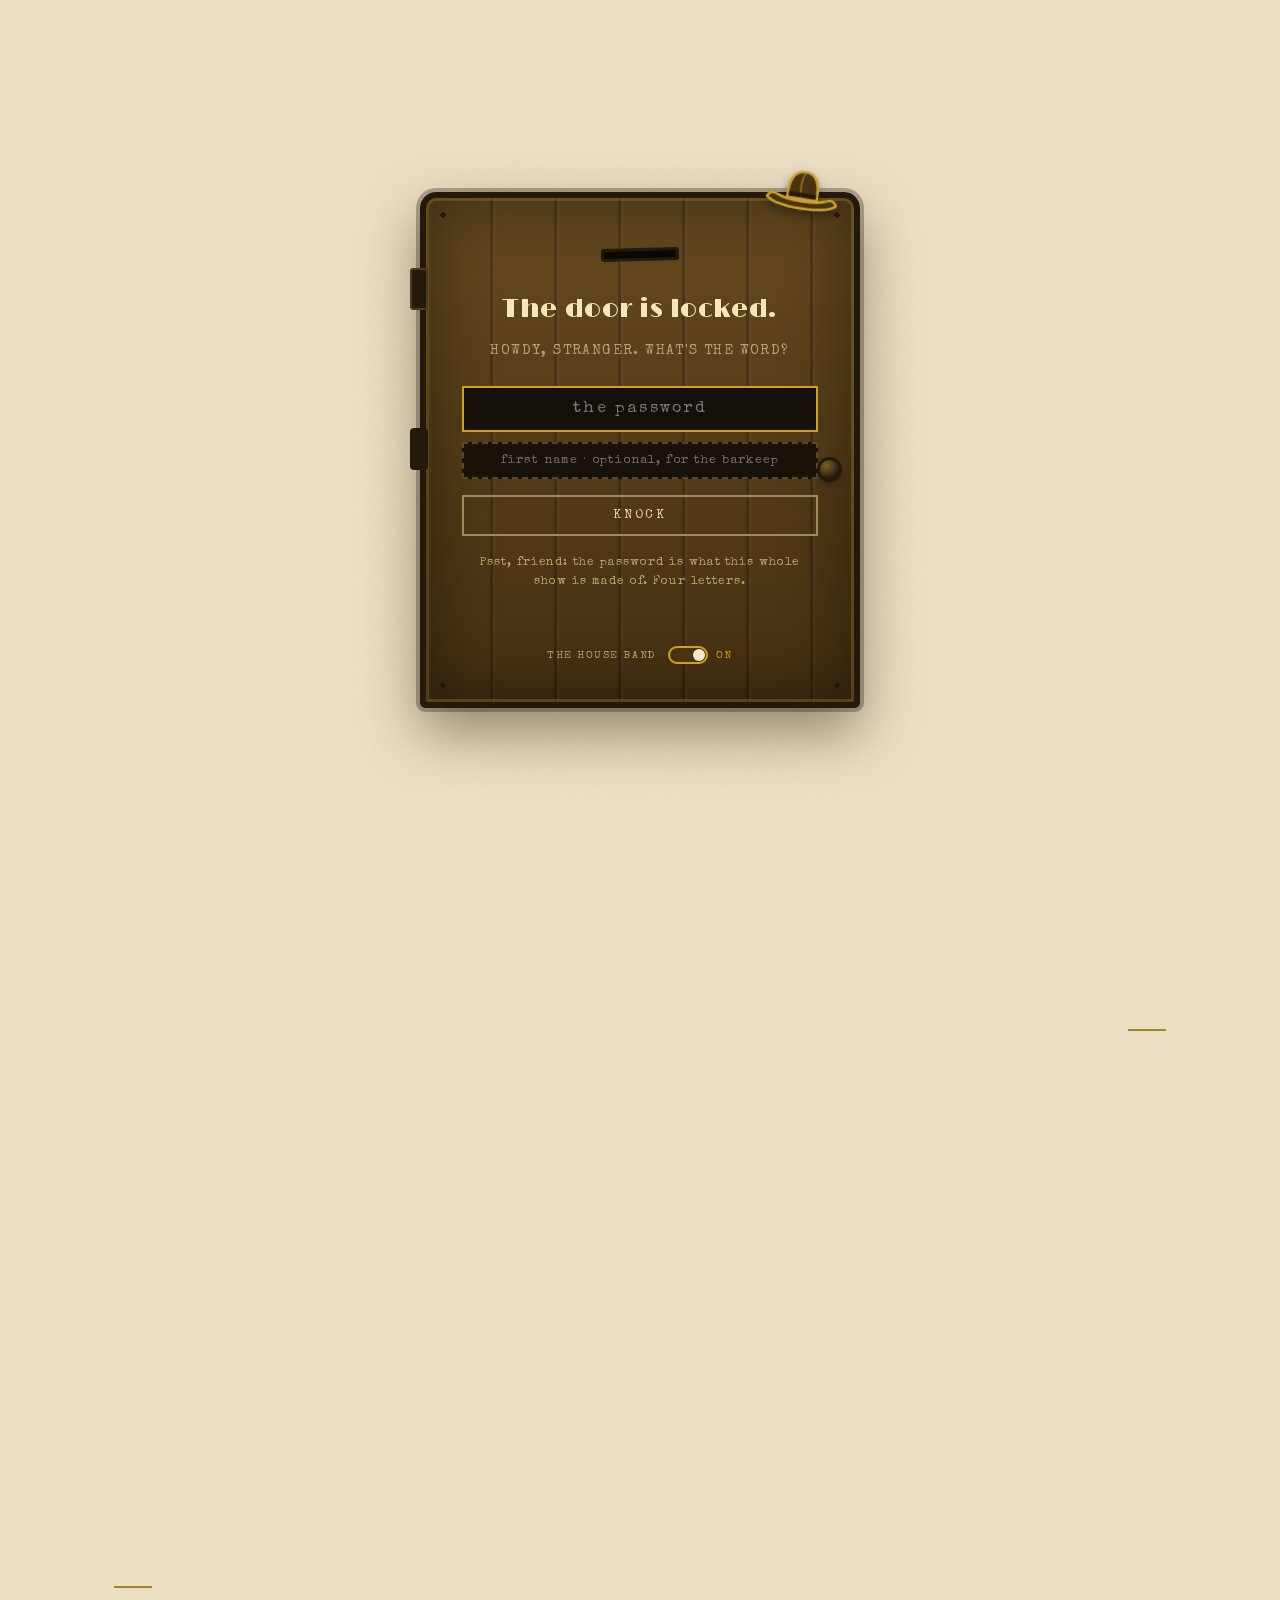
<file: index.html>
<!DOCTYPE html>
<html lang="en">
<head>
<meta charset="UTF-8">
<meta name="viewport" content="width=device-width, initial-scale=1.0">
<meta name="theme-color" content="#ece0c4">
<title>NOW SHOWING: TTB by the Numbers</title>
<meta name="description" content="Federal excise tax collections and regulated industry statistics from the Alcohol and Tobacco Tax and Trade Bureau (TTB), built entirely from TTB published data.">
<meta property="og:title" content="TTB by the Numbers">
<meta property="og:description" content="A prohibition-era picture show, with data. Federal excise taxes on alcohol, tobacco, firearms, and ammunition, told straight from TTB's published files.">
<meta property="og:type" content="website">
<meta property="og:image" content="https://juliettegudknecht-code.github.io/prohibition/og-image.png">
<meta property="og:image:width" content="1200">
<meta property="og:image:height" content="630">
<meta name="twitter:card" content="summary_large_image">
<link rel="icon" href="data:image/svg+xml,%3Csvg xmlns='http://www.w3.org/2000/svg' viewBox='0 0 64 64'%3E%3Crect width='64' height='64' fill='%2320180c'/%3E%3Crect x='4' y='4' width='56' height='56' fill='none' stroke='%23a3852e' stroke-width='2'/%3E%3Crect x='21' y='31' width='16' height='14' fill='%23a8842e'/%3E%3Crect x='18' y='22' width='22' height='26' fill='none' stroke='%23bf9c45' stroke-width='3'/%3E%3Cpath d='M40 28h4a6 6 0 0 1 6 6v6a6 6 0 0 1-6 6h-4' fill='none' stroke='%23bf9c45' stroke-width='3'/%3E%3Ccircle cx='20' cy='20' r='5' fill='%23f3e8cd'/%3E%3Ccircle cx='28' cy='17' r='6' fill='%23f3e8cd'/%3E%3Ccircle cx='35' cy='19' r='5' fill='%23f3e8cd'/%3E%3Ccircle cx='40' cy='22' r='4' fill='%23f3e8cd'/%3E%3C/svg%3E">
<link rel="apple-touch-icon" href="apple-touch-icon.png">
<script>
/* Speakeasy gate: lock the page before anything renders, unlock for the session.
   A light access gate, not real security (the page is fully client-side). */
(function(){ document.documentElement.className+=' locked'; })(); /* a speakeasy locks its door every time */
</script>
<style id="gateStyle">
  html.locked, html.locked body{ overflow:hidden !important; }
  html.locked body > *:not(#pwGate){ visibility:hidden !important; }
  #pwGate{ display:none; }
  html.locked #pwGate{
    display:flex; visibility:visible !important; position:fixed; inset:0; z-index:2147483647;
    align-items:center; justify-content:center; padding:24px; background:#ece0c4; text-align:center;
    background-image:url("data:image/svg+xml,%3Csvg xmlns='http://www.w3.org/2000/svg' width='300' height='300'%3E%3Cfilter id='n'%3E%3CfeTurbulence type='fractalNoise' baseFrequency='.8' numOctaves='2'/%3E%3C/filter%3E%3Crect width='300' height='300' filter='url(%23n)' opacity='.06'/%3E%3C/svg%3E");
  }
  html.locked #pwGate{ perspective:1000px; }
  #pwGate .door{
    width:min(440px,100%); padding:50px 36px 38px; position:relative;
    background:
      repeating-linear-gradient(90deg, rgba(0,0,0,.2) 0 3px, rgba(255,255,255,.03) 3px 5px, transparent 5px 64px),
      linear-gradient(#65491f, #452f13);
    border:6px solid #241a0b; border-radius:16px 16px 5px 5px;
    box-shadow:0 0 0 4px rgba(36,26,11,.3), inset 0 0 0 3px rgba(201,162,39,.25),
      inset 0 0 70px rgba(0,0,0,.45), 0 24px 55px rgba(60,45,20,.5);
    animation:doorIn .5s ease both;
  }
  #pwGate .door::before{
    content:""; position:absolute; left:-16px; top:70px; width:18px; height:42px;
    background:#241a0b; border-radius:4px;
    box-shadow:0 160px 0 #241a0b, inset 0 0 0 2px #4d3a1a;
  }
  #pwGate .door::after{
    content:""; position:absolute; right:15px; top:52%; width:19px; height:19px;
    border-radius:50%; background:radial-gradient(circle at 34% 30%, #7d6027, #241a0b 72%);
    box-shadow:0 0 0 3px #241a0b, 0 4px 6px rgba(0,0,0,.5);
  }
  #pwGate .nails{ position:absolute; inset:10px; pointer-events:none;
    background:
      radial-gradient(circle 4.5px at 7px 7px, #241a0b 62%, transparent 63%),
      radial-gradient(circle 4.5px at calc(100% - 7px) 7px, #241a0b 62%, transparent 63%),
      radial-gradient(circle 4.5px at 7px calc(100% - 7px), #241a0b 62%, transparent 63%),
      radial-gradient(circle 4.5px at calc(100% - 7px) calc(100% - 7px), #241a0b 62%, transparent 63%);
  }
  #pwGate .doorsign{
    position:absolute; top:-64px; left:50%; width:262px; margin-left:-131px;
    transform:rotate(-3.5deg);
    background:linear-gradient(#7d5c2c, #63471c); border:4px solid #241a0b; border-radius:8px;
    font-family:"Limelight",serif; font-size:17px; letter-spacing:.16em; text-transform:uppercase;
    color:#d9a83c; padding:8px 8px 9px; text-indent:.16em;
    box-shadow:0 8px 16px rgba(60,45,20,.4);
  }
  /* the old WELCOME, painted over: speakeasies are not welcoming */
  #pwGate .ds-no{
    display:block; position:relative; font-size:11px; letter-spacing:.34em; color:#8f7443;
  }
  #pwGate .ds-no::after{
    content:""; position:absolute; left:22%; right:22%; top:50%; height:2.5px;
    background:#a3271c; transform:rotate(-4deg); opacity:.85;
  }
  #pwGate .ds-yes{ display:block; margin-top:1px; }
  /* the knocking fist: appears at the door, raps twice, then the door opens */
  #pwGate .knocker{
    position:absolute; right:44px; top:44%; width:56px; height:auto;
    opacity:0; pointer-events:none; transform-origin:85% 85%;
    z-index:12; /* the rapping fist stays over the inputs and text, never behind them */
  }
  #pwGate.knocking .knocker{ animation:fistKnock .64s ease-in-out both; }
  @keyframes fistKnock{
    0%{ opacity:0; transform:translate(30px,-10px) rotate(18deg); }
    18%{ opacity:1; transform:translate(0,0) rotate(0deg); }
    30%{ transform:translate(22px,-7px) rotate(13deg); }
    48%{ transform:translate(0,0) rotate(0deg); }
    70%{ opacity:1; transform:translate(18px,-6px) rotate(10deg); }
    100%{ opacity:0; transform:translate(30px,-10px) rotate(18deg); }
  }
  #pwGate.knocking .door{ animation:doorRattle .64s ease-in-out; }
  @keyframes doorRattle{
    0%,12%,40%,62%,100%{ transform:translateX(0); }
    20%{ transform:translateX(-3px); }
    26%{ transform:translateX(2px); }
    50%{ transform:translateX(-3px); }
    56%{ transform:translateX(2px); }
  }
  @media (prefers-reduced-motion: reduce){
    #pwGate.knocking .knocker, #pwGate.knocking .door{ animation:none; }
  }
  #pwGate .doorsign::before, #pwGate .doorsign::after{
    content:""; position:absolute; top:-17px; width:4px; height:19px; background:#241a0b;
  }
  #pwGate .doorsign::before{ left:30px; transform:rotate(9deg); }
  #pwGate .doorsign::after{ right:30px; transform:rotate(-9deg); }
  /* the barkeep's hat, tossed onto the door corner, swaying with the draft */
  #pwGate .doorhat{
    position:absolute; top:-31px; right:8px; width:80px; height:auto;
    transform:rotate(9deg); transform-origin:50% 10%;
    filter:drop-shadow(0 4px 5px rgba(0,0,0,.35));
    animation:hatSway 5.5s ease-in-out infinite alternate;
  }
  @keyframes hatSway{ from{ transform:rotate(4deg); } to{ transform:rotate(13deg); } }
  @media (prefers-reduced-motion: reduce){
    #pwGate .doorhat{ animation:none; }
  }
  @keyframes doorIn{ from{ opacity:0; transform:translateY(12px); } to{ opacity:1; transform:none; } }
  #pwGate.opening .door{
    transform-origin:left center;
    animation:doorOpen .8s cubic-bezier(.5,.05,.7,.5) forwards;
  }
  #pwGate.opening{ animation:gateFade .5s ease .4s forwards; }
  @keyframes doorOpen{ to{ transform:rotateY(-82deg); opacity:.25; } }
  @keyframes gateFade{ to{ opacity:0; } }
  @media (prefers-reduced-motion: reduce){
    #pwGate .door, #pwGate.opening .door, #pwGate.opening{ animation:none; }
  }
  #pwGate .slot{
    width:78px; height:13px; margin:0 auto 26px; background:#0b0803;
    border:3px solid #241a0b; border-radius:3px; transform:rotate(-1.6deg);
  }
  #pwGate h2{
    margin:0 0 10px; font-family:"Limelight",serif; font-weight:400;
    font-size:27px; color:#f6e7b8; letter-spacing:.02em;
  }
  #pwGate .ask{
    font-family:"Special Elite","Courier New",monospace; font-size:14px; color:#b7a370;
    letter-spacing:.1em; text-transform:uppercase; margin:0 0 24px;
  }
  #pwGate input{
    width:100%; box-sizing:border-box; padding:13px 14px; font-size:16px; text-align:center;
    font-family:"Special Elite","Courier New",monospace; letter-spacing:.14em;
    background:#151009; border:2px solid #574a2c; color:#efe2bb; outline:none;
  }
  #pwGate input:focus{ border-color:#d4a017; }
  #pwGate button{
    margin-top:16px; width:100%; padding:12px; cursor:pointer;
    font-family:"Special Elite","Courier New",monospace; font-size:13px;
    letter-spacing:.22em; text-transform:uppercase;
    background:transparent; border:2px solid #9d8a5c; color:#e9d8ab;
  }
  #pwGate button:hover{ border-color:#d4a017; color:#d4a017; }
  #pwGate .hint{
    margin:18px 0 0; font-family:"Special Elite","Courier New",monospace;
    font-size:12px; letter-spacing:.08em; color:#b7a370;
  }
  #pwGate .msg{
    min-height:20px; margin-top:14px; font-family:"Special Elite","Courier New",monospace;
    font-size:12px; letter-spacing:.08em; color:#a3392a;
  }
  #pwGate.bad .door{ animation:doorShake .4s; }
  @keyframes doorShake{ 0%,100%{transform:translateX(0);} 20%{transform:translateX(-9px);} 40%{transform:translateX(8px);} 60%{transform:translateX(-6px);} 80%{transform:translateX(4px);} }
  #pwGate .gate-sound{
    display:flex; align-items:center; justify-content:center; gap:11px; margin-top:20px;
    font-family:"Special Elite","Courier New",monospace; font-size:11px; letter-spacing:.14em;
    text-transform:uppercase; color:#b7a370;
  }
  #pwGate .gs-switch{
    display:inline-flex; align-items:center; gap:8px; width:auto; margin:0; padding:0;
    background:transparent; border:none; cursor:pointer; color:#b7a370;
    font-family:inherit; font-size:11px; letter-spacing:.14em; text-transform:uppercase;
  }
  #pwGate .gs-track{
    position:relative; width:40px; height:18px; border-radius:10px; flex:none;
    background:#151009; border:2px solid #574a2c; transition:background .2s, border-color .2s;
  }
  #pwGate .gs-knob{
    position:absolute; top:1px; left:1px; width:12px; height:12px; border-radius:50%;
    background:#9d8a5c; transition:transform .22s cubic-bezier(.3,.7,.4,1.3), background .2s;
  }
  #pwGate .gs-switch:hover{ color:#d4a017; border:none; }
  #pwGate .gs-switch[aria-checked="true"] .gs-track{ background:#4a3312; border-color:#d4a017; }
  #pwGate .gs-switch[aria-checked="true"] .gs-knob{ transform:translateX(22px); background:#f3e8cd; }
  #pwGate .gs-switch[aria-checked="true"] .gs-state{ color:#d4a017; }
</style>
<link rel="stylesheet" href="styles.css?v=102">
</head>
<body>

<div id="pwGate">
  <div class="door">
    <svg class="doorhat" viewBox="0 0 76 50" aria-hidden="true">
      <path d="M24 31 C23 13 28 5 38 5 C48 5 53 13 52 31 Z" fill="#4a3312" stroke="#c9a227" stroke-width="2.5" stroke-linejoin="round"/>
      <path d="M38 6 C35 13 35 22 37 30" fill="none" stroke="#c9a227" stroke-width="1.6" opacity=".55"/>
      <path d="M25 27 h26" stroke="#241a0b" stroke-width="4"/>
      <path d="M5 33 C7 27 12 28 16 30 C26 34 50 34 60 30 C64 28 69 27 71 33 C60 42 16 42 5 33 Z" fill="#4a3312" stroke="#c9a227" stroke-width="2.5" stroke-linejoin="round"/>
    </svg>
    <span class="nails" aria-hidden="true"></span>
    <svg class="knocker" viewBox="0 0 64 56" aria-hidden="true">
      <g stroke="#241a0b" stroke-width="2.4" stroke-linejoin="round">
        <rect x="42" y="16" width="16" height="26" rx="3" fill="#4a3312"/>
        <path d="M10 24 q-3 6 0 12 q1 3 5 4 l24 3 q7 0 7 -6 l0 -14 q0 -6 -7 -6 l-24 3 q-4 1 -5 4 z" fill="#e8c87d"/>
        <path d="M10 24 q6 -2 10 0 M10 36 q6 2 10 0 M14 30 h8" fill="none" stroke-width="1.8" opacity=".55"/>
        <path d="M20 40 q10 5 18 2" fill="none" stroke-width="1.8" opacity=".55"/>
      </g>
    </svg>
    <div class="slot"></div>
    <h2 id="gateTitle">The door is locked.</h2>
    <p class="ask" id="gateAsk">Howdy, stranger. What's the word?</p>
    <form id="gateForm">
      <input id="gateInput" type="password" autocomplete="off" autocapitalize="off" spellcheck="false" aria-label="Password" placeholder="the password">
      <input id="nameOpt" type="text" maxlength="24" autocomplete="off" spellcheck="false" aria-label="First name, optional" placeholder="first name &middot; optional, for the barkeep">
      <button type="submit">Knock</button>
    </form>
    <p class="hint" id="gateHint">Psst, friend: the password is what this whole show is made of. Four letters.</p>
    <p class="msg" id="gateMsg"></p>
    <div class="gate-sound">
      <span class="gs-label">The house band</span>
      <button type="button" id="gateSoundBtn" class="gs-switch" role="switch" aria-checked="true" aria-label="Play music when you enter">
        <span class="gs-track"><span class="gs-knob"></span></span>
        <span class="gs-state">On</span>
      </button>
    </div>
  </div>
</div>
<script>
(function(){
  var pwForm=document.getElementById('gateForm'), pwInput=document.getElementById('gateInput'),
      nameOpt=document.getElementById('nameOpt'),
      gate=document.getElementById('pwGate'), msg=document.getElementById('gateMsg');
  if(!document.documentElement.classList.contains('locked')) return;
  var guest='';
  try{ nameOpt.value=sessionStorage.getItem('ttbName')||''; }catch(e){}
  pwInput.focus();

  /* the house-band switch: default ON now (she asked for the music back); off
     mutes both the record and the knock */
  var soundBtn=document.getElementById('gateSoundBtn'), soundOn=true;
  try{ var sv=sessionStorage.getItem('ttbSound'); soundOn=(sv===null)?true:(sv==='on'); }catch(e){}
  try{ sessionStorage.setItem('ttbSound', soundOn?'on':'off'); }catch(e){}
  function renderSound(){ if(!soundBtn) return; soundBtn.setAttribute('aria-checked',String(soundOn)); var st=soundBtn.querySelector('.gs-state'); if(st) st.textContent=soundOn?'On':'Off'; }
  renderSound();
  if(soundBtn) soundBtn.addEventListener('click',function(){ soundOn=!soundOn; try{ sessionStorage.setItem('ttbSound', soundOn?'on':'off'); }catch(e){} renderSound(); });

  /* two knuckle raps on old wood, only when the band is on */
  function knockSound(){
    if(!soundOn) return;
    try{
      var C=window.AudioContext||window.webkitAudioContext, ctx=new C();
      if(ctx.state==='suspended') ctx.resume();
      [0,0.26].forEach(function(off){
        var t=ctx.currentTime+0.02+off;
        var o=ctx.createOscillator(); o.type='sine';
        o.frequency.setValueAtTime(104,t); o.frequency.exponentialRampToValueAtTime(52,t+0.09);
        var g=ctx.createGain(); g.gain.setValueAtTime(0.5,t); g.gain.exponentialRampToValueAtTime(0.001,t+0.17);
        o.connect(g); g.connect(ctx.destination); o.start(t); o.stop(t+0.19);
      });
    }catch(e){}
  }

  function finishUnlock(){
    document.documentElement.classList.remove('locked');
    gate.classList.remove('opening','knocking');
    window.dispatchEvent(new Event('speakeasyUnlocked'));
  }
  function unlock(){
    try{ sessionStorage.setItem('ttbName', guest); }catch(e){}
    var reduce=false; try{ reduce=window.matchMedia('(prefers-reduced-motion: reduce)').matches; }catch(e){}
    if(reduce){ finishUnlock(); return; }
    /* knock first, like decent folk, then the door swings open */
    gate.classList.add('knocking');
    knockSound();
    setTimeout(function(){ gate.classList.add('opening'); }, 660);
    setTimeout(finishUnlock, 1500);
  }
  pwForm.addEventListener('submit', function(ev){
    ev.preventDefault();
    if(gate.classList.contains('knocking')) return;
    if(pwInput.value.trim().toLowerCase()==='data'){
      guest=(nameOpt.value||'').trim().slice(0,24);
      unlock();
    } else {
      gate.classList.remove('bad'); void gate.offsetWidth; gate.classList.add('bad');
      msg.textContent='That is not it. Read the whisper below and try again.';
      pwInput.select();
    }
  });
})();
</script>

<!-- ============ the picture show ============ -->
<div id="intro" aria-hidden="true">
  <div class="grain"></div>
  <div class="scratches"></div>
  <div class="vignette"></div>
  <svg class="tumbleweed" viewBox="0 0 60 60" fill="none" stroke="currentColor" stroke-linecap="round" aria-hidden="true">
    <path d="M31 7 C22 6 12 13 9 22 C6 32 10 44 19 49 C27 54 40 53 47 46 C53 40 55 30 51 21 C47 12 39 8 31 7" stroke-width=".7" opacity=".3"/>
    <path d="M29 31 C24 25 24 17 29 9 M29 31 C34 27 42 26 50 29 M29 31 C32 38 30 46 24 51 M29 31 C23 34 15 33 9 28 M29 31 C24 27 21 20 24 12 M29 31 C36 32 42 38 43 46 M29 31 C26 37 19 42 11 42 M29 31 C35 26 40 20 40 12 M29 31 C33 30 39 24 46 17 M29 31 C22 30 16 24 14 16" stroke-width=".9"/>
    <path d="M29 9l-4-3 M29 9l4-4 M50 29l5-4 M50 29l4 3 M24 51l-5 3 M24 51l2 5 M9 28l-5-3 M9 28l-4 4 M24 12l-4-4 M43 46l5 3 M43 46l3 5 M11 42l-5 3 M40 12l2-6 M46 17l5-3 M14 16l-3-5" stroke-width=".75" opacity=".85"/>
    <path d="M25 20c3 3 7 4 11 2 M20 35c4 4 10 4 15 0 M33 41c4-2 6-5 7-9 M22 26c2 4 6 6 10 6 M35 22c-1 4-4 7-8 8 M27 14c-2 3-2 7 0 10 M38 30c2 3 2 7-1 10 M17 22c0 4 2 8 6 10" stroke-width=".6" opacity=".5"/>
  </svg>

  <button id="introSkip" type="button">Skip the reel &#187;</button>

  <div class="scene" data-scene="0" data-screen-label="Reel leader">
    <div class="leader-wrap">
      <div class="leader">
        <span class="sweep"></span>
        <span id="leaderNum" class="l-num">3</span>
      </div>
      <p class="leader-cap">The picture show is about to begin</p>
    </div>
  </div>

  <div class="scene" data-scene="1" data-screen-label="Howdy card">
    <div class="card">
      <div class="deco">&#9670; &middot; &#9670; &middot; &#9670;</div>
      <p class="typed" data-type="Howdy. This is the story of taxes, taverns, and the bureau that kept the books."></p>
      <p class="sub">A true story, from the bureau's own books</p>
    </div>
  </div>

  <div class="scene" data-scene="2" data-screen-label="The dry years">
    <div class="card">
      <div class="deco">&#9670; &middot; &#9670; &middot; &#9670;</div>
      <p class="typed" data-type="In 1920, the country goes dry."></p>
      <div class="era-row">
        <div class="era">
          <span class="stamp s-red">Prohibited<small>jan 17, 1920</small></span>
          <p class="typed" data-type="Treasury agents run enforcement. The TTB is still 83 years away."></p>
        </div>
        <div class="era-arrow" aria-hidden="true">
          <svg viewBox="0 0 58 24" fill="none" stroke="currentColor" stroke-width="2.5" stroke-linecap="round" stroke-linejoin="round">
            <path class="ea-line" d="M3 12h44"/>
            <path class="ea-head" d="M40 4l12 8-12 8"/>
          </svg>
        </div>
        <div class="era">
          <span class="stamp green s-green">Repealed<small>dec 5, 1933</small></span>
          <p class="typed" data-type="The taps reopen, and the job moves from the Alcohol Tax Unit to ATF, and finally to today's TTB."></p>
        </div>
      </div>
    </div>
  </div>

  <div class="scene" data-scene="rs">
    <div class="card roadcard">
      <svg viewBox="0 0 640 460" preserveAspectRatio="xMidYMid meet" role="img" aria-label="A two-lane road at dusk runs up to a green enamel roadside sign on two posts, the low sun setting behind it. The sign reads: You are now entering The Prohibition Era. Saloons shut, stills smashed, not a drop poured, by order of the law. Then it cracks and breaks in two, and behind it the outlaws have painted: Not here, partner. The back door's open, come on in.">
        <defs>
          <clipPath id="rsSunClip"><rect x="0" y="0" width="640" height="250"/></clipPath>
          <clipPath id="rsTop"><path d="M150 64 H556 V145 L500 151 L455 142 L410 153 L366 140 L322 154 L278 141 L233 152 L195 139 L150 147 Z"/></clipPath>
          <clipPath id="rsBot"><path d="M150 147 L195 139 L233 152 L278 141 L322 154 L366 140 L410 153 L455 142 L500 151 L556 145 V232 H150 Z"/></clipPath>
          <g id="rsPanel">
            <rect x="150" y="70" width="406" height="156" rx="10" fill="#3c5142"/>
            <path d="M548 74 v148 a8 8 0 0 1 -8 4 h-2 v-156 h2 a8 8 0 0 1 8 4 z" fill="#2f4034" opacity=".8"/>
            <rect x="150" y="70" width="406" height="6" rx="3" fill="#4a5f50" opacity=".7"/>
            <path d="M164 83 Q360 80 542 83 Q545 154 542 213 Q360 216 164 213 Q161 148 164 83 Z" fill="none" stroke="#ece0c4" stroke-width="2" opacity=".82"/>
            <path d="M150 80 q10 -6 16 2 q-9 1 -16 8 z" fill="#6d5636"/>
            <path d="M556 214 q-9 7 -18 3 q8 -3 12 -12 z" fill="#6d5636"/>
            <circle cx="169" cy="89" r="3" fill="#d9cfa9"/>
            <circle cx="537" cy="89" r="3" fill="#d9cfa9"/>
            <circle cx="169" cy="207" r="3" fill="#d9cfa9"/>
            <circle cx="537" cy="207" r="3" fill="#d9cfa9"/>
            <text x="353" y="107" text-anchor="middle" style="font-family:var(--type)" font-size="13" letter-spacing="3" fill="#ece0c4">YOU ARE NOW ENTERING</text>
            <text x="353" y="150" text-anchor="middle" style="font-family:var(--marquee)" font-size="27" textLength="366" lengthAdjust="spacingAndGlyphs" fill="#e9c96a">THE PROHIBITION ERA</text>
            <line x1="206" y1="167" x2="500" y2="167" stroke="#ece0c4" stroke-width="1" opacity=".5"/>
            <text x="353" y="187" text-anchor="middle" style="font-family:var(--type)" font-size="11.5" fill="#e0d0a4">saloons shut &#183; stills smashed</text>
            <text x="353" y="204" text-anchor="middle" style="font-family:var(--type)" font-size="11.5" fill="#e0d0a4">not a drop poured &#183; by order of the law</text>
          </g>
        </defs>

        <!-- sky: four flat screenprint bands -->
        <rect x="0" y="0" width="640" height="96" fill="#2f3d47"/>
        <rect x="0" y="96" width="640" height="72" fill="#6a5f57"/>
        <rect x="0" y="168" width="640" height="56" fill="#b6894e"/>
        <rect x="0" y="224" width="640" height="26" fill="#d7a252"/>

        <!-- low sun, upper half only, so the sign eclipses it -->
        <g clip-path="url(#rsSunClip)">
          <circle cx="516" cy="250" r="52" fill="#c9a24f"/>
          <circle cx="516" cy="250" r="52" fill="none" stroke="#ece0c4" stroke-width="1.5" opacity=".3"/>
        </g>

        <!-- ground -->
        <rect x="0" y="250" width="640" height="210" fill="#ac9059"/>
        <line x1="0" y1="250" x2="640" y2="250" stroke="#8a7647" stroke-width="1.5"/>
        <rect x="0" y="410" width="640" height="50" fill="#6d5636"/>

        <!-- one long raking dusk shadow thrown left of the sign -->
        <path d="M228 330 L486 330 L372 452 L108 452 Z" fill="#241a0b" opacity=".22"/>

        <!-- the road: a straight two-lane running dead under the sign, converging
             to a single point on the horizon so it reads as distance, not a dead end -->
        <path d="M200 460 L353 250 L506 460 Z" fill="#3a352f"/>
        <!-- center dashes drawn one by one, each tapered toward the vanishing point -->
        <g fill="#efe2bb" opacity=".82">
          <path d="M349.7 448 L356.3 448 L355.9 421 L350.1 421 Z"/>
          <path d="M350.4 404 L355.6 404 L355.2 381 L350.8 381 Z"/>
          <path d="M351.1 367 L354.9 367 L354.6 348 L351.4 348 Z"/>
          <path d="M351.6 336 L354.4 336 L354.2 322 L351.8 322 Z"/>
          <path d="M352 312 L354 312 L353.9 302 L352.1 302 Z"/>
          <path d="M352.3 294 L353.7 294 L353.6 287 L352.4 287 Z"/>
          <path d="M352.55 281 L353.45 281 L353.4 276 L352.6 276 Z"/>
        </g>

        <!-- posts -->
        <ellipse cx="231" cy="333" rx="13" ry="3.5" fill="#241a0b" opacity=".3"/>
        <ellipse cx="477" cy="333" rx="13" ry="3.5" fill="#241a0b" opacity=".3"/>
        <rect x="224" y="224" width="14" height="109" fill="#452f13"/>
        <rect x="224" y="224" width="3.5" height="109" fill="#65491f"/>
        <rect x="470" y="224" width="14" height="109" fill="#452f13"/>
        <rect x="470" y="224" width="3.5" height="109" fill="#65491f"/>

        <!-- the outlaws' reply, painted behind the sign, revealed by the break -->
        <g class="rs-rebel">
          <text class="rs-reply" x="353" y="145" text-anchor="middle" transform="rotate(-3 353 145)" style="font-family:var(--marquee)" font-size="30" textLength="292" lengthAdjust="spacingAndGlyphs" fill="#5e0c02">Not here, partner</text>
          <text class="rs-sub" x="353" y="168" text-anchor="middle" style="font-family:var(--type)" font-size="11" letter-spacing="1.5" fill="#7a1005">the back door&#39;s open &#183; come on in</text>
        </g>

        <!-- the sign, in two pieces that snap apart along a jagged crack -->
        <g class="rs-piece rs-top">
          <g clip-path="url(#rsTop)"><use href="#rsPanel"/></g>
          <path class="rs-tear" d="M150 147 L195 139 L233 152 L278 141 L322 154 L366 140 L410 153 L455 142 L500 151 L556 145" fill="none" stroke="#d9cfa9" stroke-width="1.6" opacity="0"/>
        </g>
        <g class="rs-piece rs-bot">
          <g clip-path="url(#rsBot)"><use href="#rsPanel"/></g>
          <path class="rs-tear" d="M150 147 L195 139 L233 152 L278 141 L322 154 L366 140 L410 153 L455 142 L500 151 L556 145" fill="none" stroke="#25332b" stroke-width="1.6" opacity="0"/>
        </g>
      </svg>
    </div>
  </div>
</div>

<header class="site-header">
  <div class="wrap">
    <a class="brand" href="#top">
      <svg class="brand-glyph" width="26" height="26" viewBox="0 0 24 24" fill="none" stroke="currentColor" stroke-width="1.6" stroke-linecap="round" aria-hidden="true"><path d="M6 4h9v16H6zM15 8h3a2 2 0 0 1 2 2v4a2 2 0 0 1-2 2h-3"/><path d="M6 8h9" opacity=".6"/><path d="M8.5 11v6M11 11v6" opacity=".35"/></svg>
      <span class="brand-text">
        <span class="mark">TTB by the Numbers</span>
        <span class="tag">A prohibition-era picture show, with data</span>
      </span>
    </a>
    <div class="head-deco" aria-hidden="true">&#9670; &middot; &#9670; &middot; &#9670;</div>
    <button id="helpOpen" type="button" aria-haspopup="dialog" aria-controls="helpModal">
      <svg class="hlp-ico" viewBox="0 0 24 24" fill="none" stroke="currentColor" stroke-width="1.8" aria-hidden="true"><circle cx="12" cy="12" r="9"/><path d="M9.3 9.2a2.7 2.7 0 0 1 5.3 .9c0 1.9-2.6 2.1-2.6 3.9" stroke-linecap="round"/><circle cx="12" cy="17.3" r="1" fill="currentColor" stroke="none"/></svg>
      How to use this page
    </button>
  </div>
</header>

<main id="top">

  <section class="hero" id="heroSec">
    <div class="wrap">
      <div class="poster">
        <div class="deco-top">&#9670; &middot; &#9670; &middot; &#9670;</div>
        <div class="kick tw" data-type="The federal government's ledger of alcohol and tobacco, FY 2015 to FY 2025"></div>
        <div class="big-number"><span data-countup="20.6" data-decimals="1" data-prefix="$">0</span><span class="unit"> billion</span></div>
        <h1>Fiscal year 2025's take in alcohol, tobacco, firearms, and ammunition excise taxes.</h1>
        <p class="hero-why">Built from public data published by the Alcohol and Tobacco Tax and Trade Bureau (TTB), the Treasury bureau that collects these taxes and regulates the industries that pay them. One page that shows how I work with public data. Sources are named, discrepancies are explained, and redactions are left visible rather than guessed.</p>
        <details class="house-rules">
          <summary class="hr-title"><span aria-hidden="true">&#9733;</span> House Rules <span aria-hidden="true">&#9733;</span></summary>
          <p>Every figure rides in from TTB's own published files, and every chart names its source. No exceptions, partner.</p>
          <p>A named TTB release stands behind every chart: open "Here's the ledger" under any figure for the table, the units, and the source. Files pulled July 2026.</p>
        </details>
        <button id="shortPour" type="button"><span class="sp-ask">Here on business?</span> Start here &middot; the one-minute briefing</button>
        <div class="hero-ticker">
          <div class="t">
            <div class="n"><span data-countup="56" data-prefix="$">0</span><small>M/day</small></div>
            <div class="l">average daily collections, FY 2025</div>
          </div>
          <div class="t">
            <div class="n"><span data-countup="38">0</span><small>%</small></div>
            <div class="l">drop in tobacco tax revenue since FY 2015</div>
          </div>
          <div class="t">
            <div class="n"><span data-countup="4.3" data-decimals="1">0</span><small>B gal</small></div>
            <div class="l">of beer taxed in 2025</div>
          </div>
          <div class="t">
            <div class="n"><span data-countup="83849" data-comma="1">0</span></div>
            <div class="l">active alcohol permits, July 2026</div>
          </div>
        </div>
      </div>
    </div>
  </section>

  <section class="section" id="ontap">
    <svg class="wm" viewBox="0 0 24 24" fill="none" stroke="currentColor" stroke-width="0.55" stroke-linecap="round" stroke-linejoin="round" aria-hidden="true">
      <path d="M3 15.5c5.5 3 12.5 3 18 0"/>
      <path d="M3 15.5c-.9-.6-.9-1.6.3-2.1 1.3-.6 2.9-1 2.9-1 .3-2.7 1-5.5 2.3-6.7a3.4 3.4 0 0 1 4.9 0c1.3 1.2 2 4 2.3 6.7 0 0 1.6.4 2.9 1 1.2.5 1.2 1.5.3 2.1"/>
      <path d="M9.4 6.6c1.6 1.2 3.6 1.2 5.2 0"/>
    </svg>
    <div class="wrap">
      <div class="sec-head reveal">
        <div class="kicker tw" data-type="Before the show &middot; The bar menu"></div>
        <h2>What's on <em>tap</em>?</h2>
        <p class="intro">Five taxes keep this house open.</p>
      </div>
      <div class="tap-pour reveal" aria-hidden="true">
        <svg viewBox="0 0 80 100" fill="none">
          <path d="M8 16 H40 M24 16 V7 M15 7 h18 M40 16 V26 M33 26 h14" stroke="#59462f" stroke-width="5" stroke-linecap="round"/>
          <rect class="tp-stream" x="37.5" y="28" width="5" height="36" fill="#c2922a"/>
          <rect class="tp-liq" x="28" y="64" width="24" height="26" fill="#c2922a"/>
          <circle class="tp-f1" cx="33" cy="65" r="4" fill="#fbf4dd"/>
          <circle class="tp-f2" cx="40" cy="63" r="4.5" fill="#fbf4dd"/>
          <circle class="tp-f3" cx="47" cy="65" r="4" fill="#fbf4dd"/>
          <path d="M24 62 h32 l-3 30 h-26 z" stroke="#221708" stroke-width="2" fill="none"/>
        </svg>
      </div>
      <div class="tap-row reveal" id="tapRow" role="group" aria-label="Pick a product to see its numbers"></div>
      <div class="tap-detail" id="tapDetail" aria-live="polite" hidden></div>
      <p class="fig-source reveal" style="max-width:880px" data-ledger="tapMenu" data-chip="The menu, itemized" data-title="What's on tap"><b>Source:</b> TTB Statistical Release TTB S 5630, Tax Collections, final annual cumulative summaries, FY 2015 and FY 2025. Volume figures are from the TTB National Statistical Reports, calendar year 2025.</p>
    </div>
  </section>

  <section class="section" id="prologue">
    <svg class="wm" viewBox="0 0 24 27" fill="none" stroke="currentColor" stroke-width="0.55" aria-hidden="true">
      <circle cx="12" cy="15.5" r="9.6"/><circle cx="12" cy="15.5" r="7.8"/>
      <path d="M12 9.8v5.7l4 2.8"/><rect x="10.6" y="3" width="2.8" height="1.8"/><path d="M12 4.8v1.1M9.3 5.6l1 1M14.7 5.6l-1 1"/>
    </svg>
    <div class="wrap">
      <div class="sec-head reveal">
        <div class="sec-no">P</div>
        <div class="kicker tw" data-type="Prologue &middot; The rates, 1910 to today"></div>
        <h2>What survived Prohibition? <em>The tax.</em></h2>
        <p class="intro">In 1910 beer was taxed at $1.00 a barrel and spirits at $1.10 a proof gallon. War drove the rates up, and Prohibition outlawed the products without ever repealing the taxes. The ledger never closed.</p>
      </div>

      <div class="figure reveal">
        <p class="fig-title">One hundred sixteen years of tax rates</p>
        <p class="fig-sub">General rate in effect, dollars per unit, 1910 to present</p>
        <div class="fig-toggle" id="ratesToggle" role="group" aria-label="Choose a product"></div>
        <div class="chart-box tall" style="height:460px"><canvas id="chartRates"></canvas></div>
        <p class="fig-source"><b>Source:</b> TTB, Historical Tax Rates page (tables for distilled spirits, wine, and beer, series through 2017) and TTB Tax Rates page (calendar years 2018 to present). The spirits line uses the beverage-use rate where the historical table lists one. Small brewer and CBMA reduced rates are not charted; they are described in the 2018 milestone. The diamonds along the bottom of the chart are the story: click one.</p>
      </div>
    </div>
  </section>

  <section class="section" id="collections">
    <svg class="wm" viewBox="0 0 24 24" fill="none" stroke="currentColor" stroke-width="0.55" aria-hidden="true">
      <circle cx="12" cy="12" r="10"/><circle cx="12" cy="12" r="7.8"/>
      <path d="M12 6.8v10.4M14.6 8.9c-.5-1-1.5-1.4-2.6-1.4-1.4 0-2.5.8-2.5 2.1 0 2.9 5 1.6 5 4.6 0 1.3-1.1 2.1-2.5 2.1-1.1 0-2.1-.4-2.6-1.4"/>
      <path d="M12 1.4v1.2M12 21.4v1.2M1.4 12h1.2M21.4 12h1.2M4.6 4.6l.9.9M18.5 18.5l.9.9M19.4 4.6l-.9.9M5.5 18.5l-.9.9"/>
    </svg>
    <div class="wrap">
      <div class="sec-head reveal">
        <div class="sec-no">I</div>
        <div class="kicker tw" data-type="Reel one &middot; Tax collections"></div>
        <h2>Why did collections fall <em>19 percent</em> in a decade?</h2>
        <p class="barkeep tw" data-barkeep='"Start a tab, {name}?"'></p>
        <p class="intro">TTB brought in $25.5 billion in FY 2015 and $20.6 billion in FY 2025; tobacco more than accounts for the decline. The import share, collected at the border by U.S. Customs and Border Protection, grew from 13 to 25 percent.</p>
      </div>

      <div class="figure reveal">
        <p class="fig-title">The take: collections over time, in billions of coins</p>
        <p class="picto-key">Each coin is one billion dollars, imports included. The red arrow marks the drop; select it for why the take fell.</p>
        <div class="svgfig" id="coinStacks"></div>
        <p class="fig-source"><b>Source:</b> TTB Statistical Release TTB S 5630, Tax Collections, final annual cumulative summaries, FY 2015 to FY 2025.</p>
      </div>

      <div class="figure reveal">
        <p class="fig-title">Choose your door</p>
        <p class="fig-sub">There are two totals in this data and both are right: the front door is the domestic side TTB administers itself, the border gate is import tax collected by CBP, and the FY 2025 gap was $5.2 billion. This page uses the all-in total unless a figure says otherwise.</p>
        <div class="svgfig" id="twoDoors"></div>
        <p class="fig-source"><b>Source:</b> TTB Statistical Release TTB S 5630, Tax Collections, final annual cumulative summaries, FY 2015 and FY 2025. The domestic figure is total TTB tax collections; the import figure is taxes collected on imports by U.S. Customs and Border Protection.</p>
      </div>

      <div class="figure reveal">
        <p class="fig-title">FY 2025 collections, piece by piece</p>
        <p class="fig-sub">Each icon is 1 percent of the total. Click a product to pour its funnel. Alcohol together has outweighed tobacco every year since FY 2022, led by spirits.</p>
        <div class="waffle" id="waffleShare" aria-label="Waffle chart of FY 2025 collections by product. Click a product to see its funnel."></div>
        <div class="waffle-legend" id="waffleLegend"></div>
        <div class="alc-funnel" id="waffleFunnel" hidden></div>
        <p class="fig-source"><b>Source:</b> TTB Statistical Release TTB S 5630, Tax Collections, cumulative summary, FY 2025 final. Shares rounded to whole percents; special occupational tax and unclassified collections, under 0.05 percent combined, are folded into the largest block. Funnel shares are of total tax collections, imports included.</p>
      </div>

      <div class="callout wc reveal">
        <span class="co-badge">Since 1791</span>
        <span class="wc-seal" aria-hidden="true">
          <svg viewBox="0 0 90 90">
            <circle cx="45" cy="45" r="42" fill="#c9a227" stroke="#7a5410" stroke-width="2.5"/>
            <circle cx="45" cy="45" r="35" fill="none" stroke="#7a5410" stroke-width="1.2" stroke-dasharray="1.5 3.6" opacity=".7"/>
            <text x="45" y="30" text-anchor="middle" class="wcs-top">STILL DUE</text>
            <text x="45" y="54" text-anchor="middle" class="wcs-big">$13.50</text>
            <text x="45" y="68" text-anchor="middle" class="wcs-bot">A PROOF GALLON</text>
          </svg>
        </span>
        <span class="co-art" aria-hidden="true">
          <svg class="co-fork" viewBox="0 0 20 46" fill="none" stroke="#8a7853" stroke-width="1.6" stroke-linecap="round">
            <path d="M10 13 V44"/>
            <path d="M3 2 V12 M10 1 V13 M17 2 V12"/>
            <path d="M3 12 H17"/>
          </svg>
          <svg class="co-jug" viewBox="0 0 24 28" fill="none" stroke="#7a5410" stroke-width="1.4" stroke-linejoin="round">
            <path d="M9 3.5h6v2.6c3 1.4 5 4 5 7.9v8a3 3 0 0 1-3 3H7a3 3 0 0 1-3-3v-8c0-3.9 2-6.5 5-7.9z"/>
            <path d="M9 3.5c0-1.2 6-1.2 6 0"/>
            <circle cx="16" cy="9.6" r="1.5"/>
            <text x="12" y="20.5" text-anchor="middle" font-size="6" fill="#7a5410" stroke="none" font-family="Special Elite,monospace">XXX</text>
          </svg>
          <svg class="co-hat" viewBox="0 0 76 50">
            <path d="M24 31 C23 13 28 5 38 5 C48 5 53 13 52 31 Z" fill="#4a3312" stroke="#c9a227" stroke-width="2.5" stroke-linejoin="round"/>
            <path d="M38 6 C35 13 35 22 37 30" fill="none" stroke="#c9a227" stroke-width="1.6" opacity=".55"/>
            <path d="M25 27 h26" stroke="#241a0b" stroke-width="4"/>
            <path d="M5 33 C7 27 12 28 16 30 C26 34 50 34 60 30 C64 28 69 27 71 33 C60 42 16 42 5 33 Z" fill="#4a3312" stroke="#c9a227" stroke-width="2.5" stroke-linejoin="round"/>
          </svg>
        </span>
        <p><b>The Whiskey Rebellion.</b> 1791: Alexander Hamilton slaps the young republic's first tax on something made at home, and the frontier does not take kindly to it. Stills vanish into the hills, tax men ride out and come home tarred and feathered, and by 1794 George Washington himself saddles up with the militia to put it down. The rebels folded. The tax never did. TTB still collects its great-great-grandchild today, $13.50 a proof gallon, hat tipped, no hard feelings.</p>
      </div>
    </div>
  </section>

  <section class="section" id="alcohol">
    <svg class="wm" viewBox="0 0 26 27" fill="none" stroke="currentColor" stroke-width="0.55" aria-hidden="true">
      <path d="M6 7h11v18H6z"/>
      <path d="M17 11h3a2.8 2.8 0 0 1 2.8 2.8v4.2A2.8 2.8 0 0 1 20 20.8h-3"/>
      <path d="M6 10.6h11"/>
      <path d="M5.3 7c-1-2.4.9-3.8 2.4-3.2.6-2 2.9-2.4 3.8-.9 1.2-1.4 3.5-.9 4 .7 1.7-.4 3 1.3 1.9 3.4"/>
      <circle cx="9.4" cy="15.4" r=".65"/><circle cx="13.2" cy="19.6" r=".5"/><circle cx="10.8" cy="22.8" r=".4"/>
    </svg>
    <div class="wrap">
      <div class="sec-head reveal">
        <div class="sec-no">II</div>
        <div class="kicker tw" data-type="Reel two &middot; Alcohol production"></div>
        <h2>Is America drinking <em>less</em>?</h2>
        <p class="barkeep tw" data-barkeep='"Right this way to the taps."'></p>
        <p class="intro">TTB's operational reports track what the country actually makes. Beer removals fell 21 percent from 2015 to 2025, and wine production 31 percent. These figures run on calendar years, not the fiscal years the collections use; the firearms tax below is the exception, shown by fiscal year.</p>
      </div>

      <div class="figure reveal" id="unitFigure" data-multi="1">
        <p class="fig-title" id="puTitle">Taxable beer, poured out in mugs</p>
        <div class="fig-toggle" id="pictoToggle" role="group" aria-label="Pick a product"></div>
        <p class="picto-key" id="puKey">Each mug is 20 million barrels of taxable removals. A barrel is 31 gallons.</p>
        <div class="picto-rows" id="beerMugs"></div>
        <div class="picto-rows" id="wineBottles" hidden></div>
        <div class="picto-rows" id="spiritBarrels" hidden></div>
        <div class="picto-rows" id="cigRows" hidden></div>
        <div class="picto-rows" id="faetCartridges" hidden></div>
        <p class="fig-source" id="puSource"></p>
      </div>

    </div>
  </section>

  <section class="section" id="tobacco">
    <svg class="wm" viewBox="0 0 26 24" fill="none" stroke="currentColor" stroke-width="0.55" aria-hidden="true">
      <path d="M4 15.5v2.2a4.8 4.8 0 0 0 9.6 0v-2.2z"/>
      <path d="M13.6 15.5 22.5 8.2l1.6 1.1"/>
      <path d="M8.8 12.2c-1.6-1.8 1.2-2.8-.4-4.8M11.6 12.2c-1.6-1.8 1.2-2.8-.4-4.8"/>
    </svg>
    <div class="wrap">
      <div class="sec-head reveal">
        <div class="sec-no">III</div>
        <div class="kicker tw" data-type="Reel three &middot; Tobacco"></div>
        <h2>
          Tobacco built this tax base. Tobacco is <em>shrinking</em> it.
          <svg class="smoke" width="46" height="46" viewBox="0 0 46 46" aria-hidden="true" style="vertical-align:baseline"><path d="M23 42 C 18 34, 28 30, 23 22 C 18 14, 28 10, 23 3"/></svg>
        </h2>
        <p class="barkeep tw" data-barkeep='"Something to smoke with that?"'></p>
        <p class="intro">Tobacco collections fell from $14.5 billion in FY 2015 to $8.9 billion in FY 2025, a $5.5 billion drop that outweighs TTB's whole net decline; rising spirits collections offset part of it. The rate has been $1.01 a pack since 2009, so the fall is volume: taxed cigarettes dropped by more than half after 2012.</p>
      </div>

      <div class="figure reveal">
        <p class="fig-title">The original tax base is burning down</p>
        <p class="fig-sub">Drawn to the length of FY 2015 collections. Strike the match to burn it down to FY 2025.</p>
        <div class="burn" id="burnDown"></div>
        <p class="fig-source"><b>Source:</b> TTB Statistical Release TTB S 5630, Tax Collections, final annual cumulative summaries, FY 2015 and FY 2025.</p>
      </div>

      <div class="stat-strip reveal" style="--accent:#59462f">
        <div class="s">
          <div class="n"><span data-countup="113.1" data-decimals="1">0</span><small>M lbs</small></div>
          <div class="l">of chewing, pipe, roll-your-own, and snuff tobacco removed in 2025</div>
          <div class="d down">down 34% from 2012</div>
        </div>
        <div class="s">
          <div class="n"><span data-countup="160">0</span></div>
          <div class="l">tobacco industry members filed operational reports in 2025</div>
          <div class="d down">down from 222 in 2012</div>
        </div>
      </div>
    </div>
  </section>

  <section class="section" id="firearms">
    <svg class="wm" viewBox="0 0 28 22" fill="none" stroke="currentColor" stroke-width="0.55" aria-hidden="true">
      <path d="M4 15.5c4.5-.6 8-2.6 10.5-2.6 2.2 0 3.4 1 5.4 1 1.6 0 2.9-.6 3.7-1.6-.3 2.4-2.2 4.2-5 4.2-.9 0-2-.3-3.1-.3-3.4 0-7 1.6-11.5-.7z"/>
      <path d="M14.5 12.9C13 8.9 14.6 5 18 3.6c-1.2 2.8-.4 5.8 1.3 7.6"/>
      <path d="M20.8 11.9c1.4-.8 2.4-.8 3.4-.4l2.4-.6-1.8 1.9"/>
      <circle cx="22.6" cy="11.1" r="0.28" fill="currentColor" stroke="none"/>
    </svg>
    <div class="wrap">
      <div class="sec-head reveal">
        <div class="sec-no">IV</div>
        <div class="kicker tw" data-type="Reel four &middot; Firearms and ammunition"></div>
        <h2>The one tax on this page that is <em class="u wl-open" role="button" tabindex="0" title="Where this money goes">spent on wildlife</em>.
          <svg width="28" height="28" viewBox="0 0 24 24" fill="none" stroke="#7a5410" stroke-width="1.6" stroke-linecap="round" aria-hidden="true" style="vertical-align:baseline"><circle cx="12" cy="12" r="7.5"/><circle cx="12" cy="12" r="1" fill="#7a5410" stroke="none"/><path d="M12 1.5v4M12 18.5v4M1.5 12h4M18.5 12h4"/></svg>
        </h2>
        <p class="barkeep tw" data-barkeep='"And one for the hunters?"'></p>
        <p class="intro">The firearms and ammunition excise tax, FAET, is 10 percent of the sale price on pistols and revolvers and 11 percent on other firearms and ammunition, paid by makers and importers. It is TTB's smallest tax, $808 million in FY 2025, and the only earmarked one.</p>
      </div>

      <div class="figure reveal">
        <p class="fig-title">The surge, one round per quarter</p>
        <p class="fig-sub">Firearms and ammunition excise tax collected each fiscal quarter, FY 2015 through FY 2025. Each cartridge stands as tall as that quarter's collection.</p>
        <div class="svgfig" id="faetAmmo"></div>
        <p class="fig-source"><b>Source:</b> TTB Statistical Release TTB S 5630, Tax Collections, final annual cumulative summaries, FY 2015 to FY 2025, quarterly detail. FY 2020's third and fourth quarters reflect COVID-era filing postponements that shifted collections into the fourth quarter.</p>
      </div>

      <details class="dossier reveal">
        <summary>The fine print</summary>
        <p>Returns are quarterly on TTB Form 5300.26, and since a 2010 law ended semimonthly deposits, payment is due with the return. Sales purchased with Department of Defense or Coast Guard funds are exempt, and since October 2005 anyone who makes or imports fewer than 50 firearms in a calendar year owes no tax on them.</p>
      </details>
    </div>
  </section>

  <section class="section" id="industry">
    <svg class="wm" viewBox="0 0 26 24" fill="none" stroke="currentColor" stroke-width="0.55" aria-hidden="true">
      <path d="M3 22V10.5L8.8 7v3.5L14.6 7v3.5L20.4 7v15z"/>
      <path d="M3 22h20.4"/><rect x="6" y="14" width="3" height="3"/><rect x="12" y="14" width="3" height="3"/><rect x="16.8" y="17.5" width="2.6" height="4.5"/>
      <path d="M21.6 7V3.4h1.6V7"/>
    </svg>
    <div class="wrap">
      <div class="sec-head reveal">
        <div class="sec-no">V</div>
        <div class="kicker tw" data-type="Reel five &middot; The regulated industry"></div>
        <h2>Volumes fell. So why do permits keep <em>climbing</em>?</h2>
        <p class="barkeep tw" data-barkeep='"You should meet the regulars."'></p>
        <p class="intro">A TTB permit is the price of entry, and entry boomed: registered breweries up sixfold since 2010, distillery permits up more than fivefold since 2012, bonded wine producers roughly doubled.</p>
      </div>

      <div class="figure reveal">
        <p class="fig-title">The regulars: permitted and registered producers</p>
        <p class="fig-sub">Count at end of calendar year</p>
        <div class="fig-flex">
          <div class="chart-box tall"><canvas id="chartPermits"></canvas></div>
          <aside class="side-note">
            <span class="sn-badge">Bureau notice</span>
            <p><b>Permit counts run higher than producer counts, and both are right.</b></p>
            <details class="sn-why">
              <summary>Why?</summary>
              <p>Permits count every premises authorized to operate; the production charts count only those that filed reports that year. In 2024: 15,166 registered breweries, 7,888 reporting. The permit files also cover only the continental United States.</p>
            </details>
          </aside>
        </div>
        <p class="fig-source"><b>Source:</b> TTB National Revenue Center, Brewery Count by State (2010 to December 31, 2024) and Bonded Wine Producers by State (through December 31, 2023), both continental United States; TTB Statistical Report, Distilled Spirits Permit Counts and Average Removals by Year (2012 to 2024, beverage alcohol permits only).</p>
      </div>

      <div class="figure reveal">
        <p class="fig-title">The regulars, on the map</p>
        <p class="fig-sub">Active federal basic permits by state, from TTB's public permittee lists, July 2026</p>
        <div class="fig-toggle" id="mapToggle" role="group" aria-label="Choose a permit type"></div>
        <div class="tilemap" id="permitMap"></div>
        <p class="fig-source"><b>Source:</b> TTB FOIA List of Permittees, July 6, 2026 publication: the alcohol importer, alcohol wholesaler, spirits producer and bottler, and wine producer and blender permit lists, with Puerto Rico counts from the Puerto Rico basic permit list. Counts include the District of Columbia and Puerto Rico. Brewery premises are registered rather than permitted, so breweries do not appear in these lists; see the brewery counts above.</p>
      </div>

      <h3 class="reveal centered bureau-head">Who's behind the bureau notices?</h3>
      <div class="bureau-card reveal">
        <span class="seal" aria-hidden="true">TTB</span>
        <p>The Alcohol and Tobacco Tax and Trade Bureau runs one of the best returns in government. In FY 2025 it served more than 132,000 authorized industry members and processed nearly 163,000 label applications with 502 employees and $157.8 million in budget authority, and every program dollar spent on collection brought $199 back. Median label review times in mid 2026: 3 days for beer, 6 for wine, 8 for distilled spirits.</p>
        <p class="fig-source" style="margin:12px 0 0" data-ledger="agencyFigures" data-chip="The bureau's own numbers" data-title="Who's behind the bureau notices?"><b>Source:</b> TTB Annual Reports, FY 2019 to FY 2023, and the FY 2025 TTB Annual Financial Report. TTB published no FY 2024 annual report, so FY 2024 agency figures are a gap. Label processing times are as pulled from TTB's Processing Times for Label Applications page in July 2026.</p>
      </div>
    </div>
  </section>

  <style id="backroomStyle">
    #backroom{scroll-margin-top:64px;}
    .bkr-stamp{display:inline-block;transform:rotate(-2deg);border:2px solid var(--stamp);color:var(--stamp);font-family:'Special Elite',monospace;font-size:11px;letter-spacing:.08em;text-transform:uppercase;padding:2px 8px;margin-left:10px;vertical-align:3px;}
    .bkr-ledger{border-collapse:collapse;width:100%;max-width:880px;margin:6px 0 4px;}
    .bkr-ledger td{border-bottom:1px solid var(--hairline);padding:8px 14px 8px 0;font-family:'Old Standard TT',serif;font-size:15.5px;color:var(--ink);vertical-align:top;}
    .bkr-ledger td.n{font-weight:700;white-space:nowrap;}
    .bkr-ledger td.s{color:var(--faint);font-size:13px;}
    .bkr-btn{font-family:'Special Elite',monospace;font-size:14px;letter-spacing:.05em;text-transform:uppercase;color:var(--paper);background:var(--ink);border:2px solid var(--ink);padding:10px 16px;cursor:pointer;}
    .bkr-btn:hover{background:#3a2c14;}
    .bkr-note{font-family:'Old Standard TT',serif;font-size:14px;color:var(--faint);margin-left:10px;}
    .bkr-verdict{display:flex;justify-content:space-between;align-items:baseline;gap:12px;flex-wrap:wrap;margin:16px 0 4px;max-width:880px;font-family:'Old Standard TT',serif;font-weight:700;font-size:18px;color:var(--ink);}
    .bkr-link{font-family:'Special Elite',monospace;font-size:12px;background:none;border:none;color:var(--ink-2);text-decoration:underline;text-underline-offset:3px;cursor:pointer;padding:0;}
    .bkr-finding{display:flex;gap:12px;padding:8px 0;border-bottom:1px solid var(--hairline);max-width:880px;font-size:14.5px;line-height:1.5;font-family:'Old Standard TT',serif;color:var(--ink-2);}
    .bkr-finding b{color:var(--ink);}
    .bkr-sev{flex:none;width:60px;font-family:'Special Elite',monospace;font-size:11px;text-transform:uppercase;letter-spacing:.06em;margin-top:2px;}
    .bkr-sev.err{color:var(--stamp);}
    .bkr-sev.warn{color:var(--gold);}
    .bkr-sev.ok{color:#55683a;}
    .bkr-grid{overflow-x:auto;margin-top:14px;}
    .bkr-grid table{border-collapse:collapse;font-size:13px;font-family:'Old Standard TT',serif;}
    .bkr-grid th{font-family:'Special Elite',monospace;font-size:10px;text-transform:uppercase;letter-spacing:.06em;color:var(--faint);text-align:left;border-bottom:2px solid var(--rule);padding:5px 14px 5px 0;white-space:nowrap;}
    .bkr-grid td{border-bottom:1px solid var(--hairline);padding:5px 14px 5px 0;white-space:nowrap;color:var(--ink-2);}
    .bkr-grid tr.bad td{background:rgba(163,39,28,.10);}
    .bkr-grid tr.warnrow td{background:rgba(163,133,46,.14);}
    .bkr-h{font-family:'Old Standard TT',serif;font-weight:700;font-size:16px;margin:16px 0 2px;color:var(--ink);}
  </style>
  <section class="section" id="backroom">
    <svg class="wm" viewBox="0 0 24 24" fill="none" stroke="currentColor" stroke-width="0.55" stroke-linecap="round" stroke-linejoin="round" aria-hidden="true">
      <path d="M12 5.5c-2-1.4-4.6-1.7-7-1v13c2.4-.7 5-.4 7 1 2-1.4 4.6-1.7 7-1v-13c-2.4-.7-5-.4-7 1z"/>
      <path d="M12 5.5v13"/>
      <path d="M7 8.5c1.2-.2 2.4-.1 3.4.3M7 11.5c1.2-.2 2.4-.1 3.4.3M13.6 8.8c1-.4 2.2-.5 3.4-.3M13.6 11.8c1-.4 2.2-.5 3.4-.3"/>
    </svg>
    <div class="wrap">
      <div class="sec-head reveal">
        <div class="kicker tw" data-type="Reel six &middot; The back room"></div>
        <h2>Who checks the <em>pour</em>?</h2>
        <p class="barkeep tw" data-barkeep='"Books before bottles, {name}."'></p>
        <p class="intro">Every figure upstairs started as a working file on a steward&#39;s desk. This is that desk: a working check of a beer release before it goes out, built deliberately as an example for this interview.</p>
      </div>

      <div class="figure reveal">
        <p class="fig-title">Beer, the latest counts on file <span class="bkr-stamp">Filed July 2026</span></p>
        <p class="fig-sub">Fresher than the reels upstairs, which close at calendar year 2025.</p>
        <table class="bkr-ledger">
          <tr><td class="n">12.2M bbl</td><td>Taxable removals, May 2026, down 6.0 percent versus a reported 12,975,660 in May 2025</td><td class="s">Industry estimate compiled from TTB data, published July 7, 2026</td></tr>
          <tr><td class="n">55,460,335 bbl</td><td>Taxable removals, year to date through May 2026, down 5.0 percent from 58,350,208 a year earlier</td><td class="s">Same release; the prior-year figure is TTB-reported</td></tr>
          <tr><td class="n">32.5M bbl</td><td>Taxable removals, first quarter of 2026, down 2.1 percent from a reported 33,181,948 in the first quarter of 2025</td><td class="s">Industry estimate compiled from TTB data, published May 5, 2026</td></tr>
        </table>
        <p class="fig-source"><b>Source:</b> Beer Institute taxable removals estimates compiled from TTB data, published May 5, June 9, and July 7, 2026; the prior-year comparison figures are TTB-reported. TTB&#39;s official monthly reports post two to three months after the period (the spirits report covering March 2026 is dated June 26, 2026) and supersede these estimates as each month lands. Beginning with the 2025 statistics, TTB reports removals by total volume only.</p>
      </div>

      <div class="figure reveal">
        <p class="fig-title">Spirits, from the official 2026 monthly report</p>
        <p class="fig-sub">TTB&#39;s own 2026 monthly national reports are posting. The distilled spirits report dated June 26, 2026 covers January through March.</p>
        <table class="bkr-ledger">
          <tr><td class="n">2.05B PG</td><td>Spirits production, March 2026, as reported: 2,048,453,058 proof gallons, most of it neutral alcohol</td><td class="s">TTB 2026 Monthly National Statistical Report, Distilled Spirits, TTB S 5110, report date June 26, 2026</td></tr>
          <tr><td class="n">-</td><td>Spirits taxable removals, January through March 2026: published as a dash, redacted because the figure could identify a particular taxpayer</td><td class="s">Same report. The gap is the disclosure rule working, and this page keeps gaps as gaps</td></tr>
        </table>
        <p class="fig-source"><b>Source:</b> TTB 2026 Monthly National Statistical Report for Distilled Spirits (TTB S 5110-2026), report date June 26, 2026, from the spirits statistics page on ttb.gov. TTB notes that prior periods may change as late or amended operational reports arrive.</p>
      </div>

      <div class="figure reveal">
        <p class="fig-title">From the counting room</p>
        <p class="fig-sub">Taxable removals of beer, the last three months on file.</p>
        <div style="overflow-x:auto;">
        <svg viewBox="0 0 640 200" width="100%" style="max-width:680px;display:block;" role="img" aria-label="Bar chart of monthly taxable removals of beer, industry estimates. March 2026, 12.70 million barrels. April 2026, 12.03 million. May 2026, 12.20 million.">
          <defs><pattern id="bkrHatch" patternUnits="userSpaceOnUse" width="7" height="7" patternTransform="rotate(45)"><rect width="7" height="7" fill="#f6edd6"></rect><rect width="3" height="7" fill="#221708"></rect></pattern></defs>
          <line x1="40" y1="156" x2="610" y2="156" stroke="#221708" stroke-width="2"></line>
          <line x1="40" y1="160" x2="610" y2="160" stroke="#221708" stroke-width="1"></line>
          <g><title>March 2026: 12,700,000 barrels, industry estimate, up 2.5 percent versus March 2025</title>
            <rect x="70" y="33.7" width="110" height="122.3" fill="url(#bkrHatch)" stroke="#221708" stroke-width="1.5"></rect>
            <text x="125" y="26.7" text-anchor="middle" font-size="12.5" font-weight="700" fill="#221708" style="font-family:'Special Elite',monospace;">12.70M est.</text>
            <text x="125" y="178" text-anchor="middle" font-size="9.5" letter-spacing="1.5" fill="#6f5e39" style="font-family:'Special Elite',monospace;">MARCH 2026</text></g>
          <g><title>April 2026: 12,025,000 barrels, industry estimate, down 0.4 percent versus April 2025</title>
            <rect x="265" y="40.2" width="110" height="115.8" fill="url(#bkrHatch)" stroke="#221708" stroke-width="1.5"></rect>
            <text x="320" y="33.2" text-anchor="middle" font-size="12.5" font-weight="700" fill="#221708" style="font-family:'Special Elite',monospace;">12.03M est.</text>
            <text x="320" y="178" text-anchor="middle" font-size="9.5" letter-spacing="1.5" fill="#6f5e39" style="font-family:'Special Elite',monospace;">APRIL 2026</text></g>
          <g><title>May 2026: 12,200,000 barrels, industry estimate, down 6.0 percent versus May 2025</title>
            <rect x="460" y="38.5" width="110" height="117.5" fill="url(#bkrHatch)" stroke="#221708" stroke-width="1.5"></rect>
            <text x="515" y="31.5" text-anchor="middle" font-size="12.5" font-weight="700" fill="#221708" style="font-family:'Special Elite',monospace;">12.20M est.</text>
            <text x="515" y="178" text-anchor="middle" font-size="9.5" letter-spacing="1.5" fill="#6f5e39" style="font-family:'Special Elite',monospace;">MAY 2026</text></g>
        </svg>
        </div>
        <p class="fig-source"><b>Source:</b> Beer Institute estimates compiled from TTB data, published May through July 2026. All three bars are estimates ahead of TTB&#39;s official monthly reports, which post two to three months after the period and supersede them. Hover a bar for the exact figure.</p>
      </div>

      <div class="figure reveal">
        <p class="fig-title">The morning&#39;s working file</p>
        <p class="fig-sub">Open it and the house rules go to work: structure, negative values, duplicates, inventory balance, year-over-year swings, and the small-count disclosure review. Five problems are planted in the file.</p>
        <p><button id="bkrLoad" class="bkr-btn" type="button">Open the working file</button><span id="bkrLoaded" class="bkr-note"></span></p>
        <div id="bkrOut"></div>
      </div>

      <details class="dossier reveal">
        <summary>The forms and the rules, all of it</summary>
        <p class="bkr-h">The reports behind the releases</p>
        <table class="bkr-ledger">
          <tr><td class="n">Beer</td><td>TTB F 5130.9, Brewer&#39;s Report of Operations. Due the 15th day after the close of the reporting period (27 CFR 25.297).</td></tr>
          <tr><td class="n">Wine</td><td>TTB F 5120.17, Report of Wine Premises Operations. Due the 15th day after the close of the reporting period (27 CFR 24.300).</td></tr>
          <tr><td class="n">Spirits</td><td>TTB F 5110.40, 5110.11, and 5110.28 for production, storage, and processing. Monthly, due the 15th.</td></tr>
          <tr><td class="n">Tobacco</td><td>TTB F 5210.5, Report, Manufacturer of Tobacco Products. Monthly, due the 20th.</td></tr>
          <tr><td class="n">Excise tax</td><td>TTB F 5000.24, Excise Tax Return. Semi-monthly periods, due 14 days after the close of the period.</td></tr>
        </table>
        <p class="bkr-h">The house rules for a release</p>
        <table class="bkr-ledger">
          <tr><td class="n">STR-01</td><td>The working file carries the report&#39;s expected columns, with the published header names.</td></tr>
          <tr><td class="n">STR-02</td><td>Every row names a state and a reporting period.</td></tr>
          <tr><td class="n">STR-03</td><td>One row per state per period. Duplicates double-count the national total.</td></tr>
          <tr><td class="n">VAL-01</td><td>Production, removals, and stocks cannot be negative.</td></tr>
          <tr><td class="n">VAL-02</td><td>Opening stocks plus production should roughly cover removals plus closing stocks. A large residual suggests a keying or unit error.</td></tr>
          <tr><td class="n">VAL-03</td><td>A state more than 40 percent from the same period last year gets a review, not an automatic correction.</td></tr>
          <tr><td class="n">DIS-01</td><td>A cell reflecting fewer than 3 reporting brewers is reviewed for aggregation into Other states, so no single taxpayer can be inferred (26 U.S.C. 6103).</td></tr>
        </table>
        <p class="fig-source"><b>Source:</b> TTB.gov statistics pages and forms. The rule list is illustrative, written for this example in the spirit of TTB&#39;s published data practices.</p>
      </details>
    </div>
  </section>

  <section class="pitch" id="finale">
    <div class="wrap">
      <div class="endshow reveal">
        <p class="whatnow tw" data-type="The reels are spent. The ledger balances. What now?"></p>
      </div>
      <div class="inner reveal d1">
        <div class="corner-lights cl-tl" aria-hidden="true"><i></i><i></i><i></i></div>
        <div class="corner-lights cl-tr" aria-hidden="true"><i></i><i></i><i></i></div>
        <div class="corner-lights cl-bl" aria-hidden="true"><i></i><i></i><i></i></div>
        <div class="corner-lights cl-br" aria-hidden="true"><i></i><i></i><i></i></div>
        <div class="kicker" style="justify-content:center">The finale</div>
        <h2>Data this good deserves its name in lights. <em class="u">That's the work I do.</em></h2>
        <p class="barkeep tw" data-barkeep='"It&#39;s last call, {name}."'></p>
        <svg class="marquee-ico" viewBox="0 0 120 66" fill="none" stroke="#d4a017" stroke-width="2" aria-hidden="true">
          <rect x="8" y="10" width="104" height="40" rx="4"/>
          <rect x="17" y="19" width="86" height="22" rx="2" opacity=".55"/>
          <path d="M30 26h60M40 34h40" stroke-width="1.4" opacity=".7"/>
          <path d="M34 50l-7 13M86 50l7 13"/>
          <circle class="mq-b" cx="19" cy="10" r="2.4" fill="#d4a017" stroke="none"/><circle class="mq-b" cx="33" cy="10" r="2.4" fill="#d4a017" stroke="none"/><circle class="mq-b" cx="47" cy="10" r="2.4" fill="#d4a017" stroke="none"/><circle class="mq-b" cx="61" cy="10" r="2.4" fill="#d4a017" stroke="none"/><circle class="mq-b" cx="75" cy="10" r="2.4" fill="#d4a017" stroke="none"/><circle class="mq-b" cx="89" cy="10" r="2.4" fill="#d4a017" stroke="none"/><circle class="mq-b" cx="103" cy="10" r="2.4" fill="#d4a017" stroke="none"/>
          <circle class="mq-b" cx="112" cy="21" r="2.4" fill="#d4a017" stroke="none"/><circle class="mq-b" cx="112" cy="39" r="2.4" fill="#d4a017" stroke="none"/>
          <circle class="mq-b" cx="103" cy="50" r="2.4" fill="#d4a017" stroke="none"/><circle class="mq-b" cx="89" cy="50" r="2.4" fill="#d4a017" stroke="none"/><circle class="mq-b" cx="75" cy="50" r="2.4" fill="#d4a017" stroke="none"/><circle class="mq-b" cx="61" cy="50" r="2.4" fill="#d4a017" stroke="none"/><circle class="mq-b" cx="47" cy="50" r="2.4" fill="#d4a017" stroke="none"/><circle class="mq-b" cx="33" cy="50" r="2.4" fill="#d4a017" stroke="none"/><circle class="mq-b" cx="19" cy="50" r="2.4" fill="#d4a017" stroke="none"/>
          <circle class="mq-b" cx="8" cy="39" r="2.4" fill="#d4a017" stroke="none"/><circle class="mq-b" cx="8" cy="21" r="2.4" fill="#d4a017" stroke="none"/>
        </svg>
        <p>This show was built by one person, entirely from TTB's public files. Every figure traces to a named release, every disagreement between totals is explained beside the chart, and every redaction shows as a gap, not a guess. The builder's signature, and how to settle the tab, are one scroll down.</p>
      </div>
    </div>
  </section>

  <section class="section" id="tab">
    <svg class="wm" viewBox="0 0 24 24" fill="none" stroke="currentColor" stroke-width="0.55" aria-hidden="true">
      <rect x="3" y="16.4" width="18" height="3.6" rx="0.4"/><rect x="4.6" y="12.8" width="15" height="3.6" rx="0.4"/><rect x="3.8" y="9.2" width="16.4" height="3.6" rx="0.4"/>
      <path d="M6.4 18.2h2M7.6 14.6h2M6.8 11h2"/>
    </svg>
    <div class="wrap">
      <div class="sec-head reveal">
        <div class="sec-no">$</div>
        <div class="kicker tw" data-type="After the show &middot; The sources"></div>
        <h2>Here's your tab.</h2>
        <p class="barkeep tw" data-barkeep='"On the house, {name}. Public data always is."'></p>
      </div>

      <div class="work-open-row reveal">
        <button id="workOpen" type="button" class="work-open">What went into this page</button>
      </div>

      <div class="receipt reveal">
        <div class="rc-head">
          <div class="rc-name">TTB by the Numbers</div>
          <div class="rc-meta">The data sets and sources behind this page</div>
          <div class="rc-meta">Guest: <span id="tabGuest">a friend of the house</span></div>
        </div>
        <ul class="rc-items">
          <li><span>Tax collections</span><i class="rc-dots"></i><span class="rc-src"><a href="https://www.ttb.gov/taxes/tax-audit/tax-collections" rel="noopener">TTB S 5630, FY 2015 to 2025</a></span></li>
          <li><span>Beer</span><i class="rc-dots"></i><span class="rc-src"><a href="https://www.ttb.gov/regulated-commodities/beverage-alcohol/beer/statistics" rel="noopener">TTB S 5130, CY 2012 to 2025</a></span></li>
          <li><span>Wine</span><i class="rc-dots"></i><span class="rc-src"><a href="https://www.ttb.gov/regulated-commodities/beverage-alcohol/wine/wine-statistics" rel="noopener">TTB S 5120, CY 2012 to 2025</a></span></li>
          <li><span>Spirits</span><i class="rc-dots"></i><span class="rc-src"><a href="https://www.ttb.gov/regulated-commodities/beverage-alcohol/distilled-spirits/statistics" rel="noopener">TTB S 5110, CY 2012 to 2025</a></span></li>
          <li><span>Tobacco</span><i class="rc-dots"></i><span class="rc-src"><a href="https://www.ttb.gov/regulated-commodities/tobacco/tobacco-statistics" rel="noopener">TTB yearly statistics, CY 2012 to 2025</a></span></li>
          <li><span>Permits</span><i class="rc-dots"></i><span class="rc-src"><a href="https://www.ttb.gov/data" rel="noopener">TTB permit count reports</a></span></li>
          <li><span>Permittees</span><i class="rc-dots"></i><span class="rc-src"><a href="https://www.ttb.gov/public-information/foia/list-of-permittees" rel="noopener">TTB FOIA lists, July 2026</a></span></li>
          <li><span>Agency figures</span><i class="rc-dots"></i><span class="rc-src"><a href="https://www.ttb.gov/node/902851" rel="noopener">Annual Reports, FY 2019 to 2025 (no FY 2024)</a></span></li>
          <li><span>Tax rates</span><i class="rc-dots"></i><span class="rc-src"><a href="https://www.ttb.gov/taxes/tax-audit/historical-tax-rates" rel="noopener">TTB rate pages, 1910 to present</a></span></li>
          <li><span>Back room, latest counts</span><i class="rc-dots"></i><span class="rc-src"><a href="https://www.beerinstitute.org/data-economic/taxes-paid/" rel="noopener">Beer Institute estimates from TTB data, 2026</a></span></li>
          <li><span>Back room, filing rules</span><i class="rc-dots"></i><span class="rc-src"><a href="https://www.ttb.gov/taxes/tax-audit/due-dates-for-operational-reports" rel="noopener">TTB due dates pages; 27 CFR parts 24 and 25</a></span></li>
          <li><span>Back room, official monthlies</span><i class="rc-dots"></i><span class="rc-src"><a href="https://www.ttb.gov/regulated-commodities/beverage-alcohol/distilled-spirits/statistics" rel="noopener">TTB S 5110 monthly report, 2026</a></span></li>
          <li><span>Prohibition history</span><i class="rc-dots"></i><span class="rc-src"><a href="https://www.fjc.gov/history" rel="noopener">Federal Judicial Center; Beer Institute</a></span></li>
        </ul>
        <div class="rc-total"><span>Total due</span><span>$0.00</span></div>
        <p class="rc-note">Public data is on the house. Files pulled July 2026, all from <a href="https://www.ttb.gov/data" rel="noopener">ttb.gov/data</a>.</p>
        <div class="rc-signrow">
          <span class="rc-x">&#10005;</span>
          <span class="rc-sigline"><span class="rc-sig">Juliette Gudknecht</span><svg class="rc-pen" viewBox="0 0 24 24" width="20" height="20" fill="none" stroke="#3f2f16" stroke-width="1.6" stroke-linecap="round" stroke-linejoin="round" aria-hidden="true"><path d="M3 21l3.5-1 11-11a2.1 2.1 0 0 0-3-3l-11 11z"/><path d="M13 5l3 3"/></svg></span>
        </div>
        <div class="rc-stamp"><span>Settled<small>on the house</small></span></div>
      </div>

      <div class="sign-tab reveal">
        <h3>The house <span class="u">picks up the check</span>.</h3>
        <p>I'm Juliette Gudknecht, the data steward for IDEA Section 618 at the U.S. Department of Education, the national data collections behind special education for more than 8 million students. I manage two of the collections end to end, assist on an additional four, co-author the OSEP Fast Facts data stories, contribute to the IDEA Annual Report to Congress, and build the Python-automated data quality check support code that stands behind enhancing the integrity of the published IDEA 618 collection's numbers.</p>
        <p>This page is how I work with federal data: named sources, reconciled definitions, explained discrepancies, honest gaps. TTB publishes far more than one page can hold, and I would welcome the chance to work with the rest of it.</p>
        <p><b>Feel like settling the tab anyway?</b> Reach out. <a href="mailto:juliettegudknecht14@gmail.com">juliettegudknecht14@gmail.com</a> &middot; <a href="https://juliettegudknecht-code.github.io/portfolio/" rel="noopener">my portfolio</a></p>
        <p><b>Curious what that looks like in practice?</b> Reel six is <a href="#backroom">the back room</a>: a working check of a statistical release file before it goes out, planted problems and all. Built deliberately as an example for this interview.</p>
      </div>

      <details class="dossier reveal" style="margin-left:auto;margin-right:auto">
        <summary style="text-align:center">The fine print, all of it</summary>
        <ul class="about-list">
        <li><b>Tax collections</b> come from TTB Statistical Release TTB S 5630, Tax Collections, using each fiscal year's final annual cumulative summary, FY 2015 to FY 2025, from <a href="https://www.ttb.gov/taxes/tax-audit/tax-collections" rel="noopener">ttb.gov/taxes/tax-audit/tax-collections</a>. TTB labels these releases unofficial; official revenue figures appear in the TTB annual report. In plain terms, the statistical release is the bureau's running tally and the audited annual report is the official record; this page uses the statistical releases and says so. Domestic figures come from TTB's tax database by return period end date, and import figures come from U.S. Customs and Border Protection data.</li>
        <li><b>Production and removals</b> come from the TTB National Statistical Reports for beer (TTB S 5130), wine (TTB S 5120), and distilled spirits (TTB S 5110), published as yearly open data files covering calendar years 2012 to 2025, from the statistics pages at <a href="https://www.ttb.gov/data" rel="noopener">ttb.gov/data</a>. TTB revises these as amended returns arrive; figures here reflect the files as pulled in July 2026.</li>
        <li><b>Tobacco removals</b> come from the TTB tobacco statistics yearly open data file, calendar years 2012 to 2025, using the taxable removals series, which includes removals from Puerto Rico. Cigar detail for 2013 is redacted in the source file.</li>
        <li><b>Agency figures</b> (industry members, label applications, staffing, budget, revenue per program dollar) come from the TTB Annual Reports for FY 2019 to FY 2023 and the FY 2025 TTB Annual Financial Report. TTB published no FY 2024 annual report. Where TTB published only rounded figures, this page repeats TTB's rounding.</li>
        <li><b>Permit and registration counts</b> come from TTB National Revenue Center count-by-state spreadsheets for breweries and bonded wine producers (continental United States) and the TTB Distilled Spirits Permit Counts report (beverage alcohol permits only).</li>
        <li><b>Years differ by dataset.</b> Tax collections use the federal fiscal year, October through September. Production, removals, and permit counts use calendar years.</li>
        <li><b>Units.</b> A barrel of beer is 31 gallons. Wine is measured in wine gallons. Spirits are measured in proof gallons, one liquid gallon at 50 percent alcohol by volume. Dollar figures are nominal, not adjusted for inflation.</li>
        <li><b>What "taxable removals" means.</b> Production is what a premises made during the year. Taxable removals and withdrawals are what left bonded premises with federal excise tax paid, which is the volume entering the taxed market. Exports and industrial-use removals leave tax free and are excluded from the taxable figures.</li>
        <li><b>Suppression.</b> Where publishing a national total would reveal proprietary data, TTB redacts it. The 2025 total for spirits taxable withdrawals is redacted and appears as a gap in the chart. The gap is deliberate: no redacted value on this page was estimated or imputed.</li>
        <li><b>Firearms figures</b> use each fiscal year's own final S 5630 release. TTB adjusts prior-year figures in later releases as unclassified collections are classified (FY 2018 FAET appears as $620.4 million in its own final report and $624.7 million in the FY 2019 report, for example), so small differences from later publications are expected. FAET facts (rates, filing, exemptions, the Pittman-Robertson earmark) come from TTB's FAET Reference Guide and Tax Rates pages.</li>
        <li><b>Agency history</b> (the 1934 Alcohol Tax Unit, the 1935 FAA Act, ATF in 1972, and TTB's creation on January 24, 2003 under the Homeland Security Act of 2002) comes from TTB's own history pages: The TTB Story, the FAA Act historical background, and the FAET background page.</li>
        <li><b>Historical tax rates</b> come from TTB's Historical Tax Rates page (series through 2017) and the current Tax Rates page (2018 to present). The prologue chart shows general rates only; the historical page lists beer entries like "$18/$7" without defining the second figure, so reduced small producer rates appear in the text only. Wine's lower tax class boundary changed in 2018 from 14 percent alcohol to 16 percent under the Craft Beverage Modernization Act, so the wine series splices two slightly different class definitions at that point.</li>
        <li><b>Small lines not shown.</b> Special occupational tax (about $250 thousand per year) and unclassified collections are included in totals but too small to chart.</li>
        <li><b>The back room.</b> The latest beer counts and the three-month chart use Beer Institute monthly taxable removals estimates compiled from TTB data: the March, April, and May 2026 reports, published May 5, June 9, and July 7, 2026. The prior-year comparison figures in those reports are TTB-reported. TTB&#39;s official monthly reports post two to three months after the period and supersede the estimates as each month lands. The 2026 monthlies are now posting: the distilled spirits report dated June 26, 2026 covers January through March 2026 and redacts taxable removals with a dash where a figure could identify a particular taxpayer, a gap this page keeps as a gap. The filing due dates in the dossier come from TTB&#39;s operational-report due dates pages and the regulations they cite, 27 CFR 25.297 for beer and 27 CFR 24.300 for wine. The working file in the check demonstration is synthetic, written for this page, because real Brewer&#39;s Report of Operations data is confidential until released in aggregate.</li>
        <li><b>Known limits.</b> Dollars are nominal, not adjusted for inflation. Collections figures come from statistical releases TTB labels unofficial. Brewery and bonded-wine counts cover the continental United States only. TTB publishes no volume by brand or company, so none appears here. Within those limits, every figure is exactly as TTB published it.</li>
      </ul>
      </details>
      <p class="disclaimer reveal">This site is an independent presentation of public data and is not affiliated with or endorsed by TTB or the Department of the Treasury.</p>
    </div>
  </section>

</main>

<footer class="site-footer">
  <div class="wrap">
    <p class="bday"><span class="star">&#9733;</span><svg class="flag" viewBox="0 0 24 14" aria-hidden="true"><rect width="24" height="14" fill="#f6edd6"/><g fill="#a3392a"><rect y="0" width="24" height="2"/><rect y="4" width="24" height="2"/><rect y="8" width="24" height="2"/><rect y="12" width="24" height="2"/></g><rect width="10" height="8" fill="#31507a"/><g fill="#f6edd6"><circle cx="2" cy="2" r=".75"/><circle cx="5" cy="2" r=".75"/><circle cx="8" cy="2" r=".75"/><circle cx="3.5" cy="4" r=".75"/><circle cx="6.5" cy="4" r=".75"/><circle cx="2" cy="6" r=".75"/><circle cx="5" cy="6" r=".75"/><circle cx="8" cy="6" r=".75"/></g></svg> Happy 250th, America &middot; 1776 to 2026 <span class="star">&#9733;</span></p>
    <p class="poured">Site carefully poured for <span id="pourFor">a friend of the house</span>.</p>
    <p>TTB by the Numbers. Built entirely from public data published by the Alcohol and Tobacco Tax and Trade Bureau at <a href="https://www.ttb.gov/data" rel="noopener">ttb.gov/data</a> and <a href="https://www.ttb.gov/statistics/reports-and-data" rel="noopener">ttb.gov/statistics/reports-and-data</a>.</p>
    <p>Tax collections through FY 2025. Industry statistics through calendar year 2025, as published in files pulled July 2026.</p>
    <p class="no-barrels">No barrels were emptied in the making of this website.</p>
    <p>Views here are my own, not my employer's.</p>
    <div class="foot-legal">
      <p>&copy; 2026 Juliette Gudknecht. The site's design and code are mine; the figures are public data published by TTB and remain in the public domain.</p>
      <p><b>Privacy.</b> This site has no accounts and sets no analytics or advertising cookies. The password and the optional first name you enter stay in your browser for the session only and are never transmitted or stored elsewhere. If you switch the house band on, the song is embedded from YouTube, which may set its own cookies while it plays; left off, nothing loads from YouTube.</p>
      <p>Independent presentation of public data. Not affiliated with or endorsed by TTB or the U.S. Department of the Treasury. Provided as is, without warranty; the official record is TTB's own published releases.</p>
      <p class="foot-links"><a href="mailto:juliettegudknecht14@gmail.com">Contact</a> &middot; <a href="https://www.ttb.gov/data" rel="noopener">TTB open data</a> &middot; <a href="#backroom">The back room</a></p>
    </div>
  </div>
</footer>

<button id="ticketNav" type="button" aria-expanded="false" aria-controls="booklet"><span class="adm">Admit One</span> &middot; Programme</button>
<nav id="booklet" aria-label="Programme">
  <p class="prog-title">The House Programme</p>
  <p class="prog-sub">TTB by the Numbers</p>
  <a href="#ontap"><span class="no">&#9670;</span>What's on tap</a>
  <a href="#prologue"><span class="no">P.</span>The rates, 1910 to today</a>
  <a href="#collections"><span class="no">I.</span>Tax collections</a>
  <a href="#alcohol"><span class="no">II.</span>Alcohol</a>
  <a href="#tobacco"><span class="no">III.</span>Tobacco</a>
  <a href="#firearms"><span class="no">IV.</span>Firearms and ammunition</a>
  <a href="#industry"><span class="no">V.</span>The regulated industry</a>
  <a href="#backroom"><span class="no">VI.</span>The back room</a>
  <a href="#finale"><span class="no">&#9733;</span>The finale</a>
  <a href="#tab"><span class="no">$</span>Pay your tab</a>
</nav>

<div class="modal" id="ledgerModal" role="dialog" aria-modal="true" aria-label="The ledger">
  <div class="modal-card ledger-card">
    <button class="modal-close" type="button" aria-label="Close">&#10005;</button>
    <h4>Here's the ledger.</h4>
    <p class="lg-sub" id="lgSub"></p>
    <div class="table-scroll"><table class="ledger-table" id="lgTable"></table></div>
    <p class="lg-source" id="lgSource"></p>
    <div class="lg-actions">
      <button id="lgCsv" type="button">Take the figures (CSV)</button>
      <button id="lgPng" type="button">Save the chart (PNG)</button>
    </div>
  </div>
</div>

<div class="modal" id="wildModal" role="dialog" aria-modal="true" aria-label="Where the firearms tax money goes">
  <div class="modal-card story-card">
    <button class="modal-close" type="button" aria-label="Close">&#10005;</button>
    <h4>Where this money goes</h4>
    <p>Alcohol and tobacco collections flow to the general fund. FAET does not: under the Pittman-Robertson Act of 1937, all of it is earmarked for wildlife restoration, held in trust for the states.</p>
    <div class="wildlife-row" aria-hidden="true" style="justify-content:center;margin-top:18px">
      <svg width="36" height="36" viewBox="0 0 26 24" fill="none" stroke="#59462f" stroke-width="1.5" stroke-linecap="round" stroke-linejoin="round"><path d="M3.5 14.5h17.2c-1.3 3.5-4.5 5.5-8.6 5.5-4.1 0-7.3-2-8.6-5.5z"/><path d="M16.8 14.5V9.4a3.1 3.1 0 0 1 6.2 0v.4"/><path d="M22.6 9.2l2.5 1.1-2.3 1.2"/><circle cx="20.6" cy="8.8" r=".65" fill="#59462f" stroke="none"/><path d="M7.6 14.5c.8-1.8 2.6-3 4.6-3.1" opacity=".55"/></svg>
      <svg width="36" height="36" viewBox="0 0 24 24" fill="none" stroke="#59462f" stroke-width="1.5" stroke-linecap="round" stroke-linejoin="round"><path d="M2.5 12C5.5 8.5 9 6.8 12.2 6.8c3 0 5.1 2.2 6.2 5.2-1.1 3-3.2 5.2-6.2 5.2-3.2 0-6.7-1.7-9.7-5.2z"/><path d="M18.4 12l4.3-3.4-1 3.4 1 3.4z"/><circle cx="6.8" cy="10.8" r=".7" fill="#59462f" stroke="none"/><path d="M12.5 7.5c1.2 1.4 1.2 7.6 0 9" opacity=".45"/></svg>
      <svg width="36" height="36" viewBox="0 0 24 24" fill="none" stroke="#59462f" stroke-width="1.5" stroke-linecap="round" stroke-linejoin="round"><path d="M12 2.6L16.4 9h-2.5l4.1 5.8h-2.8l4 5.8H4.8l4-5.8H6L10.1 9H7.6z"/><path d="M10.9 20.6h2.2v2.6h-2.2z" fill="#59462f" stroke="none"/></svg>
    </div>
  </div>
</div>

<div class="modal" id="whyModal" role="dialog" aria-modal="true" aria-label="Why collections fell">
  <div class="modal-card story-card why-card">
    <button class="modal-close" type="button" aria-label="Close">&#10005;</button>
    <svg class="why-ico" viewBox="0 0 150 34" aria-hidden="true">
      <rect x="8" y="15" width="104" height="9" fill="#f3ead2" stroke="#59462f" stroke-width="1"/>
      <rect x="8" y="15" width="22" height="9" fill="#c9964b"/>
      <path d="M8 19.5h104" stroke="#59462f" stroke-width=".5" opacity=".4"/>
      <rect x="110" y="15" width="5" height="9" fill="#d96b29"/>
      <path d="M116 13 c9 -5 -6 -9 3 -15" fill="none" stroke="#8a7853" stroke-width="1.5" opacity=".55"/>
      <path d="M123 14 c8 -5 -6 -9 3 -14" fill="none" stroke="#8a7853" stroke-width="1.2" opacity=".38"/>
    </svg>
    <h4>Where did the 19 percent go?</h4>
    <p><b>Tobacco did the falling.</b> Cigarettes leaving for the taxed market more than halved after 2012, and the rate has not moved off $1.01 a pack since 2009, so tobacco collections dropped $5.5 billion between FY 2015 and FY 2025. That one product lost more than the $4.9 billion the house shed on net; rising spirits collections poured part of it back. Fewer smokers, not softer rates.</p>
    <p class="why-src">Figures from TTB Statistical Release TTB S 5630, final annual summaries, FY 2015 and FY 2025.</p>
  </div>
</div>

<div class="modal" id="helpModal" role="dialog" aria-modal="true" aria-label="How to use this page">
  <div class="modal-card story-card help-modal">
    <button class="modal-close" type="button" aria-label="Close">&#10005;</button>
    <h4>How to use this page</h4>
    <p class="help-intro">It is one long page that reads top to bottom. A few things worth knowing before you start:</p>
    <ul class="help-list">
      <li><b class="hl-hot">In a hurry?</b> Near the top, <b>Start here &middot; the one-minute briefing</b> runs a short guided tour of the highlights.</li>
      <li><b>The charts and drawings are clickable.</b> Hover a chart to read the exact numbers, or click a bar, a data point, or a figure and a small popup opens with more behind it.</li>
      <li><b>Every figure has a ledger.</b> The <b>Here&#39;s the ledger</b> link under a chart opens its full data table, the units, and the named source, and lets you download it.</li>
      <li><b>Jump to any section.</b> The <b>Admit One &middot; Programme</b> ticket at the bottom is the menu; it links straight to any part of the page.</li>
      <li><b>The music has an off switch</b> in the bottom-left corner. Turn it off whenever you like.</li>
      <li><b>The ending ties it together.</b> The last section, <b>Pay your tab</b>, lists every source on a receipt and closes with a short note on who built this and why.</li>
    </ul>
    <p class="help-foot">That is the whole tour. Make yourself at home, and thanks for stopping by.</p>
  </div>
</div>

<div class="modal" id="workModal" role="dialog" aria-modal="true" aria-label="What went into this page">
  <div class="modal-card story-card work-modal">
    <button class="modal-close" type="button" aria-label="Close">&#10005;</button>
    <h4>What went into this page</h4>
    <ul class="work-list">
      <li>Gathered eleven years of TTB statistical releases, operational reports, permit counts, and FOIA permittee lists.</li>
      <li>Reconciled the definitions that differ between files: fiscal-year collections against calendar-year volumes, domestic totals against all-in totals, permits against producers actually filing reports.</li>
      <li>Kept every suppressed value as a visible gap. Nothing redacted was estimated or imputed.</li>
      <li>Built the charts and drawn figures, and put a ledger behind each one with the full table, the units, and the named source.</li>
      <li>Documented the caveats: nominal dollars, statistical releases TTB labels unofficial, permit counts limited to the continental United States.</li>
    </ul>
  </div>
</div>

<div class="modal" id="storyModal" role="dialog" aria-modal="true" aria-label="A milestone from the rate history">
  <div class="modal-card story-card">
    <button class="modal-close" type="button" aria-label="Close">&#10005;</button>
    <span class="sk-lamp" aria-hidden="true">
      <svg viewBox="0 0 40 60">
        <line x1="20" y1="0" x2="20" y2="24" stroke="#120c04" stroke-width="2.2"/>
        <rect x="15.5" y="22" width="9" height="8" rx="1.5" fill="#4a3a1e"/>
        <path d="M11 36 a9 10 0 1 1 18 0 c0 6.5 -3.4 9.5 -9 13 c-5.6 -3.5 -9 -6.5 -9 -13 z" fill="#f7d27a"/>
        <path d="M16 39 q4 6 8 0 M17 44 q3 3.5 6 0" fill="none" stroke="#c26a1e" stroke-width="1.2"/>
      </svg>
    </span>
    <div id="stStamp" aria-hidden="true"></div>
    <h4 id="stYear"></h4>
    <p id="stText"></p>
    <div id="stFacts" hidden></div>
  </div>
</div>

<div id="pour" aria-hidden="true">
  <svg width="42" height="42" viewBox="0 0 34 34">
    <rect id="pourLiq" x="8.5" y="27" width="12" height="0" fill="#c2922a"/>
    <path d="M7 5h15v24H7z" fill="none" stroke="#221708" stroke-width="1.7"/>
    <path d="M22 11h4a3 3 0 0 1 3 3v5a3 3 0 0 1-3 3h-4" fill="none" stroke="#221708" stroke-width="1.7"/>
  </svg>
  <span class="pour-label" id="pourLabel">The pour</span>
</div>

<div id="ytHolder" aria-hidden="true"></div>

<script src="chart.umd.min.js?v=19"></script>
<script src="data.js?v=21"></script>
<script src="app.js?v=96"></script>
<script src="steward.js?v=1"></script>
</body>
</html>
</file>
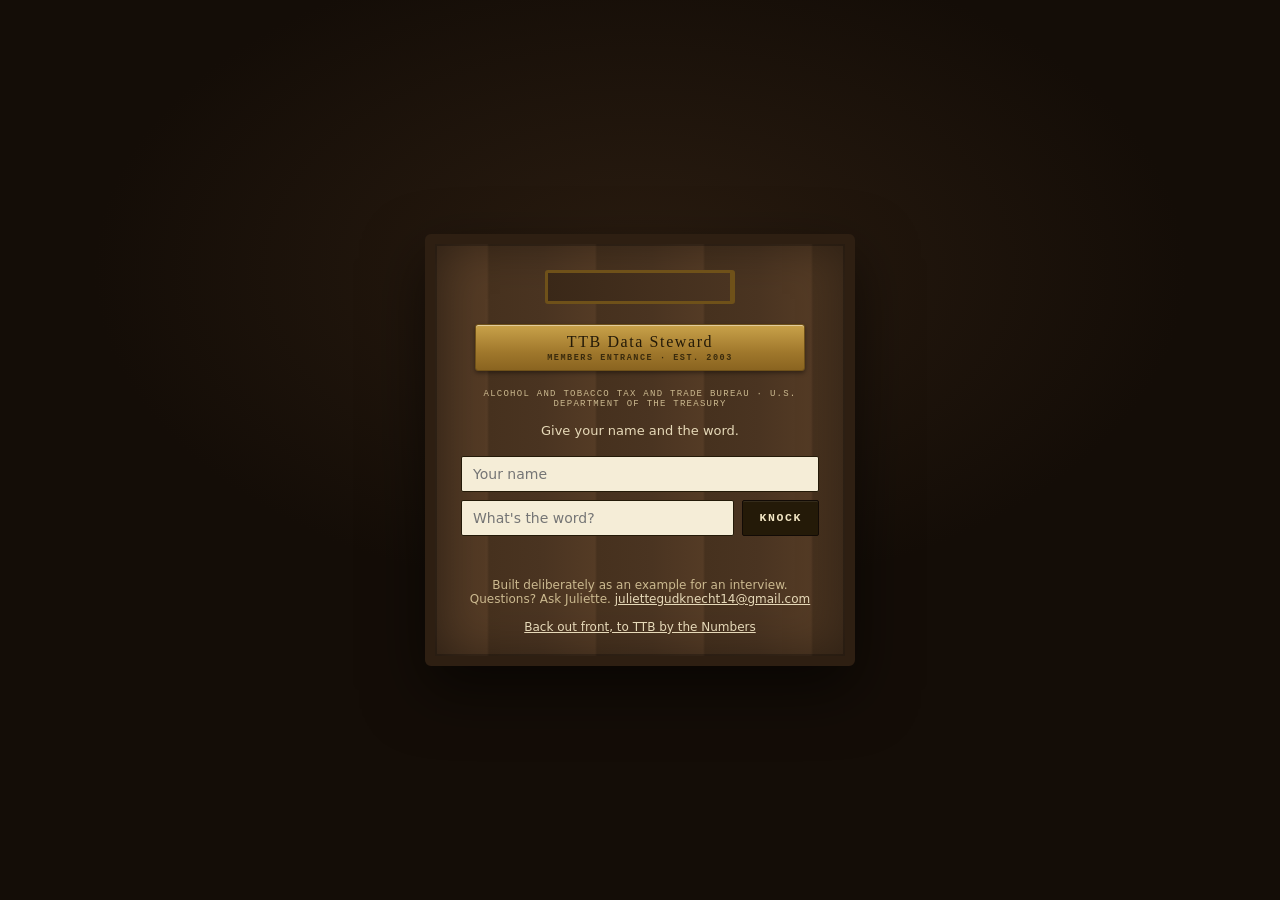
<file: steward.html>
<!DOCTYPE html>
<html lang="en">
<head>
<meta charset="utf-8">
<meta name="viewport" content="width=device-width, initial-scale=1">
<title>TTB Data Steward</title>
<style>
  :root{
    --paper:#f0e7d0; --ink:#2b2318; --muted:#5f5544; --faint:#8a7d63;
    --brown:#4a3421; --brass:#a0782c; --oxblood:#7d2f24; --line:#cdc2a4; --green:#42603f;
    --display:'Copperplate','Copperplate Gothic Bold','Baskerville',serif;
    --type:'American Typewriter','Courier New',monospace;
    --serif:'Baskerville','Iowan Old Style',Georgia,serif;
    --sans:'Avenir Next',Avenir,'Segoe UI',system-ui,'Helvetica Neue',sans-serif;
  }
  *{box-sizing:border-box;}
  html,body{margin:0;color:var(--ink);font-family:var(--sans);-webkit-font-smoothing:antialiased;}
  body{background:radial-gradient(1100px 500px at 50% -8%, #f6efdb, var(--paper) 72%);}
  a{color:var(--brown);}
  button,input,select{font-family:inherit;}
  button:focus-visible,a:focus-visible,input:focus-visible{outline:2px solid var(--brown);outline-offset:2px;}

  .band{border-bottom:4px double var(--ink);}
  .band-in{width:min(100% - 48px,1060px);margin:0 auto;display:flex;align-items:flex-end;justify-content:space-between;gap:16px;flex-wrap:wrap;padding:16px 0 10px;}
  .mast-over{display:block;font:400 9.5px var(--type);letter-spacing:.14em;text-transform:uppercase;color:var(--muted);margin-bottom:4px;}
  .mast-name{font:400 22px var(--display);letter-spacing:.06em;color:var(--ink);}
  .mast-sub{font:italic 400 12.5px var(--serif);color:var(--muted);margin-left:12px;}
  .band-r{display:flex;align-items:baseline;gap:12px;font:12px var(--type);color:var(--muted);}
  .band-r b{color:var(--ink);font-weight:600;}
  .lockbtn{font:600 11px var(--type);letter-spacing:.06em;text-transform:uppercase;color:var(--muted);background:none;border:none;cursor:pointer;text-decoration:underline;text-underline-offset:3px;padding:0;}
  .lockbtn:hover{color:var(--ink);}

  .tabs{width:min(100% - 48px,1060px);margin:0 auto;display:flex;gap:24px;flex-wrap:wrap;border-bottom:1px solid var(--line);}
  .tab{font:600 10.5px var(--type);letter-spacing:.12em;text-transform:uppercase;color:var(--faint);background:none;border:none;padding:12px 0;cursor:pointer;border-bottom:2px solid transparent;margin-bottom:-1px;}
  .tab:hover{color:var(--ink);}
  .tab.on{color:var(--brown);border-bottom-color:var(--brass);}

  .wrap{width:min(100% - 48px,1060px);margin:0 auto;padding:22px 0 44px;}
  h1{font:600 25px/1.2 var(--serif);margin:2px 0 6px;}
  h2{font:600 17.5px/1.25 var(--serif);margin:0 0 2px;}
  .lead{font:13.5px/1.65 var(--sans);color:var(--muted);max-width:96ch;margin:0 0 4px;}
  .card{border-top:3px double var(--ink);padding:14px 0 6px;margin-top:28px;}
  .kick{display:none;}

  table{border-collapse:collapse;width:100%;margin-top:8px;}
  th{text-align:left;font:400 9.5px var(--type);letter-spacing:.1em;text-transform:uppercase;color:var(--muted);border-bottom:1px solid var(--ink);padding:5px 12px 5px 0;}
  td{font:13px/1.5 var(--sans);padding:8px 12px 8px 0;border-bottom:1px solid var(--line);vertical-align:top;}
  td.b{font-weight:600;color:var(--brown);white-space:nowrap;}
  td.num{font:600 16px var(--serif);color:var(--brown);white-space:nowrap;}
  .src{font:11px/1.5 var(--sans);color:var(--faint);margin-top:8px;}

  .btn{font:600 11.5px var(--type);letter-spacing:.08em;text-transform:uppercase;color:#f4ecd8;background:var(--brown);border:1px solid var(--brown);border-radius:2px;padding:9px 15px;cursor:pointer;}
  .btn:hover{background:#3a2818;}
  .btn2{font:600 12px var(--type);letter-spacing:.04em;color:var(--brown);background:none;border:none;padding:0;cursor:pointer;text-decoration:underline;text-underline-offset:3px;}
  .btn2:hover{color:#3a2818;}
  .in{font:inherit;font-size:14px;padding:9px 11px;border:1px solid #b3a682;border-radius:2px;background:#faf5e6;}
  .in:focus{outline:none;border-color:var(--brown);}

  .finding{display:flex;gap:12px;padding:8px 0;border-bottom:1px solid var(--line);}
  .finding .sev{flex:none;font:700 10px var(--type);letter-spacing:.08em;text-transform:uppercase;margin-top:2px;width:58px;}
  .sev.err{color:var(--oxblood);}
  .sev.warn{color:var(--brass);}
  .sev.ok{color:var(--green);}
  .finding .fx{font:13px/1.55 var(--sans);color:#3d3627;}
  .finding .fx b{color:var(--ink);}

  .grid{overflow-x:auto;margin-top:10px;}
  .grid table{margin:0;}
  .grid th{padding:6px 14px 6px 0;}
  .grid td{padding:5px 14px 5px 0;border-bottom:1px solid #ddd3b6;font-size:12.5px;white-space:nowrap;}
  .grid tr.bad td{background:#ecd9cd;}
  .grid tr.warnrow td{background:#ecdfb9;}

  .gate{position:fixed;inset:0;background:radial-gradient(700px 420px at 50% 30%, #2a1c10, #140d07 78%);display:flex;align-items:center;justify-content:center;padding:24px;z-index:100;}
  .door{width:min(430px,100%);background:repeating-linear-gradient(90deg,#4a3421 0px,#543b25 52px,#46311e 54px,#4a3421 108px);border:10px solid #2e1f12;border-radius:6px;box-shadow:0 24px 60px rgba(0,0,0,.55), inset 0 0 0 2px rgba(0,0,0,.25), inset 0 0 46px rgba(0,0,0,.38);padding:26px 26px 22px;}
  .door.rattle{animation:doorRattle .5s ease-in-out;}
  @keyframes doorRattle{0%,100%{transform:translateX(0)}20%{transform:translateX(-7px)}40%{transform:translateX(6px)}60%{transform:translateX(-4px)}80%{transform:translateX(3px)}}
  .plate{background:linear-gradient(180deg,#c9a24a,#a0782c 60%,#8a6420);color:#241a08;text-align:center;border-radius:3px;border:1px solid #6f5119;box-shadow:inset 0 1px 0 rgba(255,255,255,.45), 0 2px 4px rgba(0,0,0,.4);padding:8px 10px 7px;margin:0 auto 18px;max-width:330px;}
  .plate .p1{font:400 16px var(--display);letter-spacing:.1em;}
  .plate .p2{font:600 8.5px var(--type);letter-spacing:.18em;text-transform:uppercase;margin-top:2px;color:#3a2b0d;}
  .peep{position:relative;width:190px;height:34px;margin:0 auto 20px;background:#120b06;border-radius:3px;border:3px solid #6f5119;box-shadow:inset 0 0 12px #000;overflow:hidden;}
  .peep .glow{position:absolute;inset:0;background:radial-gradient(60px 16px at 50% 50%, #f2d98b, #6b5420 80%);opacity:.9;}
  .peep-cover{position:absolute;inset:-1px;background:linear-gradient(90deg,#3a2818,#4a3421);border-right:3px solid #6f5119;transition:transform .45s ease;}
  .gate form:focus-within .peep-cover,.door:hover .peep-cover{transform:translateX(96%);}
  @media (prefers-reduced-motion: reduce){.door.rattle{animation:none;}.peep-cover{transition:none;}}
  .gate .gover{font:400 9px var(--type);letter-spacing:.14em;text-transform:uppercase;color:#cbb98f;text-align:center;margin-bottom:12px;}
  .gate p{font:13px/1.6 var(--sans);color:#e6d9b8;margin:0 0 14px;text-align:center;}
  .gate input{width:100%;margin-bottom:8px;background:#f5edd7;border:1px solid #241a08;}
  .gate .row{display:flex;gap:8px;}
  .gate .row input{flex:1;margin:0;}
  .knock{font:700 11.5px var(--type);letter-spacing:.14em;text-transform:uppercase;color:#f2e6c4;background:#241a08;border:1px solid #120b06;border-radius:2px;padding:9px 16px;cursor:pointer;box-shadow:inset 0 1px 0 rgba(255,255,255,.08);}
  .knock:hover{background:#2e2210;}
  .gate .err{min-height:18px;margin-top:10px;font:600 12px var(--type);color:#e08a6d;text-align:center;}
  .gate .ask{margin-top:14px;font:12px var(--sans);color:#cbb98f;text-align:center;}
  .gate .ask a{color:#e6d9b8;}

  .stamp{display:inline-block;transform:rotate(-2deg);border:2px solid var(--oxblood);color:var(--oxblood);font:600 9.5px var(--type);letter-spacing:.12em;text-transform:uppercase;padding:4px 9px;border-radius:2px;margin-left:14px;vertical-align:4px;opacity:.85;}
  footer{width:min(100% - 48px,1060px);margin:0 auto;padding:16px 0 30px;border-top:3px double var(--ink);font:11.5px/1.65 var(--sans);color:var(--faint);}
</style>
</head>
<body>
<div id="app"></div>
<script>
"use strict";
var PASSWORD='ttbdata123';

/* ---------- reference data (public TTB sources, figures as published) ---------- */
var STATS=[
  {n:'10.2M bbl', k:'Taxable removals, February 2026, up 0.2 percent versus February 2025', s:'Beer Institute estimate compiled from TTB data, published April 2026. TTB\u2019s official release for the month follows about 90 days after the period.'},
  {n:'19.8M bbl', k:'Taxable removals, year to date through February 2026, down 4.7 percent from 20.79M a year earlier', s:'Beer Institute estimate compiled from TTB data, published April 2026.'},
  {n:'10,595,677 bbl', k:'Taxable removals, December 2025, as reported', s:'TTB Beer Statistical Release, December 2025.'},
  {n:'14,597', k:'Approved breweries at the end of 2023', s:'TTB brewery count, cited in NBWA Industry Fast Facts.'},
  {n:'$3.37B', k:'Beer excise collections, fiscal year 2024', s:'TTB Tax Collections statistical release, FY 2024 ($3,371,496 thousand).'}
];

var COLLECTIONS=[
  {name:'Beer statistical release', form:'TTB F 5130.9, Brewer’s Report of Operations', freq:'Monthly (quarterly or annual for small brewers)', due:'15th day after the close of the reporting period (27 CFR 25.297)', pub:'Monthly national release and quarterly state-level release, about 90 days after the period', fields:'Production; removals taxpaid; removals without payment of tax; stocks on hand; materials used'},
  {name:'Wine statistical release', form:'TTB F 5120.17, Report of Wine Premises Operations', freq:'Monthly, quarterly, or annual by size', due:'15th day after the close of the reporting period (27 CFR 24.300)', pub:'Monthly national release, by tax class', fields:'Bulk and bottled production; removals taxpaid and not taxpaid; stocks, by tax class'},
  {name:'Distilled spirits statistical release', form:'TTB F 5110.40 (production), 5110.11 (storage), 5110.28 (processing)', freq:'Monthly', due:'15th day after the close of the reporting period', pub:'Monthly national release, proof gallons by kind', fields:'Production by kind; bottling; withdrawals; stocks'},
  {name:'Tobacco statistical release', form:'TTB F 5210.5, Report, Manufacturer of Tobacco Products', freq:'Monthly', due:'20th day after the close of the reporting period', pub:'Monthly national release', fields:'Removals of small and large cigarettes, cigars, chew, snuff, pipe and roll-your-own'},
  {name:'Excise tax collections', form:'TTB F 5000.24, Excise Tax Return', freq:'Semi-monthly (quarterly or annual for eligible small taxpayers)', due:'14 days after the close of the return period', pub:'Monthly and fiscal-year Tax Collections release, by commodity', fields:'Tax by commodity: distilled spirits, wine, beer, tobacco, firearms and ammunition (FAET)'},
  {name:'Permit and registry lists', form:'FAA Act basic permits; brewer’s notices', freq:'Published lists updated periodically', due:'Not applicable', pub:'List of permittees, brewery count by state, processing-times statistics on TTB.gov', fields:'Permittee name, state, permit type'}
];

var RULES=[
  {id:'STR-01', sev:'Error', name:'Required columns present', text:'The working file must carry the report’s expected columns (period, state, and the report’s count fields) with the published header names.'},
  {id:'STR-02', sev:'Error', name:'No blank state or period', text:'Every row must name a state and a reporting period. A blank key cell makes the row unusable for the state release.'},
  {id:'STR-03', sev:'Error', name:'No duplicate state and period', text:'One row per state per period. Duplicates double-count the national total.'},
  {id:'VAL-01', sev:'Error', name:'No negative quantities', text:'Production, removals, and stocks cannot be negative. A negative usually means a sign error or a misplaced adjustment.'},
  {id:'VAL-02', sev:'Warning', name:'Inventory balance', text:'Opening stocks plus production should roughly cover removals plus closing stocks. A large residual suggests a keying or unit error (barrels versus cases).'},
  {id:'VAL-03', sev:'Warning', name:'Year-over-year swing', text:'A state value more than 40 percent from the same period last year is flagged for review before publication, not automatically corrected.'},
  {id:'DIS-01', sev:'Warning', name:'Disclosure review, small counts', text:'Statistical releases aggregate taxpayer reports. Where a state cell reflects fewer than 3 reporting brewers, review whether it must be combined into "Other states" so no individual taxpayer’s data can be inferred (26 U.S.C. 6103 confidentiality).'}
];

/* the example working file: SYNTHETIC quarterly state beer data, with five seeded problems */
var EXAMPLE={
  name:'beer-Q1-working-file-EXAMPLE.csv',
  header:['Period','State','Brewers Reporting','Production (bbl)','Removals Taxpaid (bbl)','Removals Without Tax (bbl)','Stocks End of Period (bbl)'],
  rows:[
    ['2026Q1','California',912, 4182000, 3722000, 261000, 612000],
    ['2026Q1','Colorado',438, 2870000, 2571000, 168000, 402000],
    ['2026Q1','Texas',372, 3095000, 2762000, 214000, 455000],
    ['2026Q1','Ohio',341, 2418000, 2183000, 141000, 331000],
    ['2026Q1','Pennsylvania',356, 1902000, 1710000, 118000, 274000],
    ['2026Q1','New York',461, 1266000, 1131000, 84000, 187000],
    ['2026Q1','Wisconsin',218, 1187000, 1042000, 79000, 171000],
    ['2026Q1','Georgia',146, 1054000, 948000, 61000, 149000],
    ['2026Q1','Virginia',312, 621000, 552000, 39000, 92000],
    ['2026Q1','North Carolina',392, 588000, 522000, 37000, 88000],
    ['2026Q1','Michigan',401, 512000, 458000, 31000, -74000],
    ['2026Q1','',188, 397000, 351000, 25000, 58000],
    ['2026Q1','Oregon',309, 386000, 344000, 23000, 57000],
    ['2026Q1','Washington',428, 371000, 329000, 22000, 55000],
    ['2026Q1','Missouri',142, 2609000, 802000, 47000, 121000],
    ['2026Q1','Colorado',438, 2870000, 2571000, 168000, 402000],
    ['2026Q1','Delaware',2, 214000, 191000, 13000, 30000],
    ['2026Q1','Montana',96, 118000, 104000, 8000, 17000]
  ],
  prior:{ 'california':3648000, 'colorado':2494000, 'texas':2688000, 'ohio':2122000, 'pennsylvania':1671000, 'new york':1099000, 'wisconsin':1013000, 'georgia':921000, 'virginia':539000, 'north carolina':506000, 'michigan':447000, 'oregon':336000, 'washington':321000, 'missouri':1994000, 'delaware':186000, 'montana':101000 }
};

/* ---------- state ---------- */
var S={ locked:true, err:'', name:'', tab:'home', wb:null, findings:null };
try{ var nm=localStorage.getItem('ttbsteward_name'); if(nm) S.name=nm; }catch(e){}

function esc(t){return String(t==null?'':t).replace(/&/g,'&amp;').replace(/</g,'&lt;').replace(/>/g,'&gt;').replace(/"/g,'&quot;');}
function num(v){var n=parseFloat(String(v).replace(/,/g,''));return isNaN(n)?null:n;}
function fmt(n){return n==null?'':Number(n).toLocaleString('en-US');}

/* ---------- workbench checks ---------- */
function runChecks(wb){
  var f=[]; var H=wb.header;
  var iPer=0,iSt=1,iBr=2,iProd=3,iTax=4,iNoTax=5,iStock=6;
  f.push({rule:'STR-01', sev:'ok', text:'All 7 expected columns are present with the published header names.'});
  var seen={}, dupes=[], blanks=[], negs=[], bal=[], yoy=[], disc=[];
  wb.rows.forEach(function(r,i){
    var st=String(r[iSt]||'').trim(), per=String(r[iPer]||'').trim();
    if(!st||!per){ blanks.push(i); return; }
    var key=(st+'|'+per).toLowerCase();
    if(seen[key]!=null) dupes.push({i:i, st:st}); else seen[key]=i;
    [iProd,iTax,iNoTax,iStock].forEach(function(c){ var v=num(r[c]); if(v!=null&&v<0) negs.push({i:i, st:st, col:H[c], v:v}); });
    var prod=num(r[iProd])||0, tax=num(r[iTax])||0, nt=num(r[iNoTax])||0, stk=num(r[iStock])||0;
    if(prod>0){ var resid=prod-(tax+nt+stk); if(Math.abs(resid)/prod>0.25) bal.push({i:i, st:st, resid:resid}); }
    var pv=EXAMPLE.prior[st.toLowerCase()];
    if(pv!=null&&num(r[iTax])!=null){ var chg=(num(r[iTax])-pv)/pv*100; if(Math.abs(chg)>40) yoy.push({i:i, st:st, chg:chg}); }
    var br=num(r[iBr]); if(br!=null&&br>0&&br<3) disc.push({i:i, st:st, br:br});
  });
  f.push(blanks.length?{rule:'STR-02',sev:'err',rows:blanks,text:blanks.length+' row(s) with a blank state or period (row '+blanks.map(function(i){return i+2;}).join(', ')+'). These rows cannot be published.'}:{rule:'STR-02',sev:'ok',text:'Every row names a state and a period.'});
  f.push(dupes.length?{rule:'STR-03',sev:'err',rows:dupes.map(function(d){return d.i;}),text:dupes.length+' duplicate state-and-period row(s): '+dupes.map(function(d){return d.st;}).join(', ')+'. The national total would double-count.'}:{rule:'STR-03',sev:'ok',text:'No duplicate state and period rows.'});
  f.push(negs.length?{rule:'VAL-01',sev:'err',rows:negs.map(function(d){return d.i;}),text:negs.map(function(d){return d.st+' reports '+fmt(d.v)+' for '+d.col;}).join('; ')+'. Quantities cannot be negative.'}:{rule:'VAL-01',sev:'ok',text:'No negative quantities.'});
  f.push(bal.length?{rule:'VAL-02',sev:'warn',rows:bal.map(function(d){return d.i;}),text:bal.map(function(d){return d.st+' has a residual of '+fmt(Math.round(d.resid))+' bbl between production and removals plus stocks';}).join('; ')+'. Check for a unit or keying error.'}:{rule:'VAL-02',sev:'ok',text:'Inventory balances are within tolerance.'});
  f.push(yoy.length?{rule:'VAL-03',sev:'warn',rows:yoy.map(function(d){return d.i;}),text:yoy.map(function(d){return d.st+' taxable removals are '+(d.chg>0?'up ':'down ')+Math.abs(d.chg).toFixed(1)+'% versus the same period last year';}).join('; ')+'. Confirm with the reported filings before release.'}:{rule:'VAL-03',sev:'ok',text:'No state moved more than 40 percent year over year.'});
  f.push(disc.length?{rule:'DIS-01',sev:'warn',rows:disc.map(function(d){return d.i;}),text:disc.map(function(d){return d.st+' reflects only '+d.br+' reporting brewer(s)';}).join('; ')+'. Review whether this cell must be combined into "Other states" before publication (26 U.S.C. 6103).'}:{rule:'DIS-01',sev:'ok',text:'No state cell reflects fewer than 3 reporting brewers.'});
  return f;
}
function flaggedRows(){ var out={}; (S.findings||[]).forEach(function(fd){ (fd.rows||[]).forEach(function(i){ out[i]=fd.sev==='err'?'err':(out[i]||'warn'); }); }); return out; }
function exportFindings(){
  if(!S.findings) return;
  var lines=[['Rule','Severity','Finding'].join(',')];
  S.findings.forEach(function(f){ lines.push([f.rule, f.sev==='err'?'Error':(f.sev==='warn'?'Warning':'Pass'), '"'+f.text.replace(/"/g,'""')+'"'].join(',')); });
  var blob=new Blob(['﻿'+lines.join('\n')],{type:'text/csv;charset=utf-8'});
  var a=document.createElement('a'); a.href=URL.createObjectURL(blob); a.download='ttb-review-findings.csv';
  document.body.appendChild(a); a.click(); setTimeout(function(){URL.revokeObjectURL(a.href);a.remove();},400);
}

/* ---------- views ---------- */
function statRow(){
  var today=new Date(); var MON=['January','February','March','April','May','June','July','August','September','October','November','December'];
  var filed=MON[today.getMonth()]+' '+today.getDate()+', '+today.getFullYear();
  return '<div class="card"><h2>Beer, the latest counts on file<span class="stamp">Filed '+filed+'</span></h2>'
    +'<table>'+STATS.map(function(s){
    return '<tr><td class="num">'+esc(s.n)+'</td><td>'+esc(s.k)+'</td><td style="color:var(--faint);font-size:11.5px;">'+esc(s.s)+'</td></tr>';
  }).join('')+'</table>'
  +'<p class="src">The official monthly releases run about 90 days behind the reporting period. And beginning with the 2025 statistics, TTB reports taxable removals by total volume only, because brewers in the tax simplification pilot no longer break out bottles and cans versus kegs.</p></div>';
}
function chartCard(){
  var D=[
    {m:'December 2025', v:10.60, lbl:'10.60M', est:false, t:'10,595,677 barrels, TTB Beer Statistical Release'},
    {m:'January 2026', v:9.60, lbl:'9.60M', est:true, t:'9,600,000 barrels, industry estimate ahead of the TTB release'},
    {m:'February 2026', v:10.20, lbl:'10.20M', est:true, t:'10,200,000 barrels, industry estimate ahead of the TTB release'}
  ];
  var W=640, base=156, maxV=11, bw=110, xs=[70,265,460];
  var tfont='font-family:American Typewriter,Courier New,monospace;';
  var bars=D.map(function(d,i){
    var h=d.v/maxV*130, y=base-h, x=xs[i];
    var fill=d.est?'url(#crhatch)':'#2b2318';
    return '<g><title>'+d.m+': '+d.t+'</title>'
      +'<rect x="'+x+'" y="'+y.toFixed(1)+'" width="'+bw+'" height="'+h.toFixed(1)+'" fill="'+fill+'" stroke="#2b2318" stroke-width="1.5"></rect>'
      +'<text x="'+(x+bw/2)+'" y="'+(y-7).toFixed(1)+'" text-anchor="middle" font-size="12.5" font-weight="700" fill="#2b2318" style="'+tfont+'">'+d.lbl+(d.est?' est.':'')+'</text>'
      +'<text x="'+(x+bw/2)+'" y="'+(base+18)+'" text-anchor="middle" font-size="9.5" letter-spacing="1.5" fill="#5f5544" style="'+tfont+'">'+d.m.toUpperCase()+'</text>'
      +'</g>';
  }).join('');
  return '<div class="card"><h2>From the counting room</h2>'
    +'<p class="lead">Taxable removals of beer, the last three months on file.</p>'
    +'<div style="overflow-x:auto;"><svg viewBox="0 0 '+W+' 200" width="100%" style="max-width:680px;display:block;" role="img" aria-label="Bar chart of monthly taxable removals of beer. December 2025, 10.60 million barrels reported. January 2026, 9.60 million estimated. February 2026, 10.20 million estimated.">'
    +'<defs><pattern id="crhatch" patternUnits="userSpaceOnUse" width="7" height="7" patternTransform="rotate(45)"><rect width="7" height="7" fill="#efe5cc"></rect><rect width="3" height="7" fill="#2b2318"></rect></pattern></defs>'
    +'<line x1="40" y1="'+base+'" x2="'+(W-30)+'" y2="'+base+'" stroke="#2b2318" stroke-width="2"></line>'
    +'<line x1="40" y1="'+(base+4)+'" x2="'+(W-30)+'" y2="'+(base+4)+'" stroke="#2b2318" stroke-width="1"></line>'
    +bars
    +'</svg></div>'
    +'<p class="src">Solid bars are TTB-reported figures. Striped bars are industry estimates compiled from TTB data, ahead of the official release. Sources: TTB Beer Statistical Release, December 2025; Beer Institute estimates published March and April 2026. Hover a bar for the exact figure.</p></div>';
}
function homeView(){
  return '<p class="lead" style="margin-top:10px;">Check a statistical release working file before it goes out, and keep the forms, due dates, and review rules in one place. This preview follows the beer collection. Everything runs in this browser.</p>'
    +statRow()
    +chartCard()
    ;
}
function libraryView(){
  var coll='<div class="card"><h2>Statistical release programs</h2>'
    +'<table><tr><th>Release</th><th>Source form</th><th>Filing frequency</th><th>Filing due date</th><th>What TTB publishes</th></tr>'
    +COLLECTIONS.map(function(c){return '<tr><td class="b">'+esc(c.name)+'</td><td>'+esc(c.form)+'</td><td>'+esc(c.freq)+'</td><td>'+esc(c.due)+'</td><td>'+esc(c.pub)+'<br><span style="color:var(--faint);font-size:11.5px;">Fields: '+esc(c.fields)+'</span></td></tr>';}).join('')
    +'</table><p class="src">Sources: TTB.gov statistics pages and forms; filing due dates per 27 CFR 25.297 (beer) and 27 CFR 24.300 (wine). Statistical releases are published on TTB.gov, and state-level detail is aggregated so no individual taxpayer’s data is disclosed.</p></div>';
  var rules='<div class="card"><h2>Pre-publication checks</h2>'
    +'<table><tr><th>Rule</th><th>Severity</th><th>What it checks</th></tr>'
    +RULES.map(function(r){return '<tr><td class="b">'+r.id+'</td><td>'+r.sev+'</td><td><b>'+esc(r.name)+'.</b> '+esc(r.text)+'</td></tr>';}).join('')
    +'</table><p class="src">The rule inventory is illustrative, written for this preview in the spirit of TTB’s published data practices.</p></div>';
  var pub='<div class="card"><h2>Where the public data lives</h2>'
    +'<table>'
    +'<tr><td class="b">Statistical releases</td><td>Monthly national and quarterly state releases for beer, wine, distilled spirits, and tobacco, on TTB.gov under Data and Statistics (PDF and Excel).</td></tr>'
    +'<tr><td class="b">Tax collections</td><td>Monthly and fiscal-year collections by commodity, including firearms and ammunition excise (FAET).</td></tr>'
    +'<tr><td class="b">List of permittees</td><td>FAA Act permit holders, published for public inspection; brewery counts by state.</td></tr>'
    +'<tr><td class="b">COLA registry</td><td>The public database of certificates of label approval, searchable online.</td></tr>'
    +'<tr><td class="b">Processing times</td><td>Average days to process permits, labels, and formulas, updated on TTB.gov.</td></tr>'
    +'</table></div>';
  return '<p class="lead" style="margin-top:10px;">The collections, the forms behind them, the filing due dates, and the review rules, on one page.</p>'+coll+rules+pub;
}
function benchView(){
  var top='<p class="lead" style="margin-top:10px;">Load a statistical release working file and run the pre-publication checks. The built-in example is a synthetic quarterly state beer file with five planted problems.</p>'
    +'<div class="card"><div style="display:flex;gap:10px;flex-wrap:wrap;align-items:center;">'
    +'<button class="btn" data-act="example" type="button">Load the example file</button>'
    +(S.wb?'<span style="font:12.5px var(--sans);color:var(--muted);">Loaded: <b>'+esc(S.wb.name)+'</b> ('+S.wb.rows.length+' rows). Synthetic data, for demonstration only.</span>':'<span style="font:12.5px var(--sans);color:var(--muted);">Nothing loaded yet.</span>')
    +'</div></div>';
  if(!S.wb) return top;
  var errs=(S.findings||[]).filter(function(f){return f.sev==='err';}).length;
  var warns=(S.findings||[]).filter(function(f){return f.sev==='warn';}).length;
  var list='<div class="card"><div style="display:flex;justify-content:space-between;align-items:baseline;gap:10px;flex-wrap:wrap;"><div><h2>'+errs+' error(s), '+warns+' warning(s)</h2></div>'
    +'<button class="btn2" data-act="exportf" type="button">Export findings (CSV)</button></div>'
    +(S.findings||[]).map(function(f){
      var cls=f.sev==='err'?'err':(f.sev==='warn'?'warn':'ok');
      var lbl=f.sev==='err'?'Error':(f.sev==='warn'?'Review':'Pass');
      return '<div class="finding"><span class="sev '+cls+'">'+lbl+'</span><span class="fx"><b>'+f.rule+'.</b> '+esc(f.text)+'</span></div>';
    }).join('')
    +'<p class="src">Errors block publication. Warnings are review items: confirm against the reported filings and record the decision. Flagged rows are shaded in the grid below.</p></div>';
  var fr=flaggedRows();
  var grid='<div class="card"><h2>'+esc(S.wb.name)+'</h2><div class="grid"><table><tr>'
    +S.wb.header.map(function(h){return '<th>'+esc(h)+'</th>';}).join('')+'</tr>'
    +S.wb.rows.map(function(r,i){
      var cls=fr[i]==='err'?' class="bad"':(fr[i]==='warn'?' class="warnrow"':'');
      return '<tr'+cls+'>'+r.map(function(c,ci){return '<td>'+(ci>=2?fmt(num(c)):esc(c))+'</td>';}).join('')+'</tr>';
    }).join('')+'</table></div>'
    +'<p class="src">Synthetic example for this preview. Real working files come from the aggregated Brewer’s Report of Operations data (TTB F 5130.9) and are confidential until released in aggregate.</p></div>';
  return top+list+grid;
}

function appHtml(){
  var tabs=[['home','Overview'],['bench','Review workbench'],['library','Data library']];
  return '<div class="band"><div class="band-in">'
    +'<span><span class="mast-over">Alcohol and Tobacco Tax and Trade Bureau · U.S. Department of the Treasury</span><span class="mast-name">TTB Data Steward</span><span class="mast-sub">an example built for an interview</span></span>'
    +'<span class="band-r"><a class="lockbtn" href="index.html">Back to the show</a><span>Signed in: <b>'+esc(S.name||'Steward')+'</b></span><button class="lockbtn" data-act="lock" type="button">Lock</button></span>'
    +'</div></div>'
    +'<div class="tabs">'+tabs.map(function(t){return '<button class="tab'+(S.tab===t[0]?' on':'')+'" data-act="tab" data-tab="'+t[0]+'" type="button">'+t[1]+'</button>';}).join('')+'</div>'
    +'<main class="wrap">'+(S.tab==='library'?libraryView():(S.tab==='bench'?benchView():homeView()))+'</main>'
    +'<footer><div style="font-weight:600;color:var(--muted);margin-bottom:5px;">Questions? Ask Juliette. <a href="mailto:juliettegudknecht14@gmail.com">juliettegudknecht14@gmail.com</a></div>'
    +'Alcohol and Tobacco Tax and Trade Bureau (TTB), U.S. Department of the Treasury. Built deliberately as an example for an interview, from TTB’s public statistical releases and forms. The example file is made up, and nothing you load leaves this browser. The bureau’s lineage runs back to Repeal in 1933.</footer>';
}
function gateHtml(){
  return '<div class="gate"><form id="gate-form" class="door'+(S.rattle?' rattle':'')+'">'
    +'<div class="peep" aria-hidden="true"><div class="glow"></div><div class="peep-cover"></div></div>'
    +'<div class="plate"><div class="p1">TTB Data Steward</div><div class="p2">Members entrance · est. 2003</div></div>'
    +'<div class="gover">Alcohol and Tobacco Tax and Trade Bureau · U.S. Department of the Treasury</div>'
    +'<p>Give your name and the word.</p>'
    +'<input class="in" id="g-name" type="text" placeholder="Your name" autocomplete="name" value="'+esc(S.name||'')+'">'
    +'<div class="row"><input class="in" id="g-pw" type="password" placeholder="What&#39;s the word?" autocomplete="off"><button class="knock" type="submit">Knock</button></div>'
    +'<div class="err">'+esc(S.err||'')+'</div>'
    +'<div class="ask">Built deliberately as an example for an interview. Questions? Ask Juliette. <a href="mailto:juliettegudknecht14@gmail.com">juliettegudknecht14@gmail.com</a></div>'
    +'<div class="ask"><a href="index.html">Back out front, to TTB by the Numbers</a></div>'
    +'</form></div>';
}
function render(){ document.getElementById('app').innerHTML = S.locked?gateHtml():appHtml(); S.rattle=false; }

document.getElementById('app').addEventListener('submit',function(e){
  if(e.target&&e.target.id==='gate-form'){
    e.preventDefault();
    var nm=(document.getElementById('g-name').value||'').trim();
    var pw=(document.getElementById('g-pw').value||'').trim();
    if(!nm){ S.err='Enter your name to continue.'; render(); return; }
    if(pw.toLowerCase()===PASSWORD){ S.name=nm; S.locked=false; S.err=''; try{localStorage.setItem('ttbsteward_name',nm);}catch(x){} render(); }
    else { S.err='That is not the word.'; S.rattle=true; render(); }
  }
});
document.getElementById('app').addEventListener('click',function(e){
  var b=e.target.closest&&e.target.closest('[data-act]'); if(!b)return;
  var act=b.getAttribute('data-act');
  if(act==='tab'){ S.tab=b.getAttribute('data-tab'); render(); window.scrollTo(0,0); }
  else if(act==='lock'){ S.locked=true; S.err=''; render(); }
  else if(act==='example'){ S.wb={name:EXAMPLE.name, header:EXAMPLE.header, rows:EXAMPLE.rows}; S.findings=runChecks(S.wb); render(); }
  else if(act==='exportf'){ exportFindings(); }
});
render();
</script>
</body>
</html>
</file>
<file: styles.css>
/* TTB BY THE NUMBERS
   A prohibition-era picture show, with data.
   Type: Limelight (marquee), Special Elite (typewriter), Old Standard TT (body).
   Fonts are embedded below as data URIs: no outside requests, no extra files. */

@font-face{
  font-family:"Great Vibes"; font-style:normal; font-weight:400; font-display:swap;
  src:url([data-uri]) format("woff2");
}
@font-face{
  font-family:"Limelight"; font-style:normal; font-weight:400; font-display:swap;
  src:url([data-uri]) format("woff2");
}
@font-face{
  font-family:"Old Standard TT"; font-style:normal; font-weight:400; font-display:swap;
  src:url([data-uri]) format("woff2");
}
@font-face{
  font-family:"Old Standard TT"; font-style:normal; font-weight:700; font-display:swap;
  src:url([data-uri]) format("woff2");
}
@font-face{
  font-family:"Old Standard TT"; font-style:italic; font-weight:400; font-display:swap;
  src:url([data-uri]) format("woff2");
}
@font-face{
  font-family:"Special Elite"; font-style:normal; font-weight:400; font-display:swap;
  src:url([data-uri]) format("woff2");
}

:root{
  --paper:#ece0c4;
  --panel:#f6edd6;
  --ink:#221708;
  --ink-2:#4d3d24;
  --faint:#6f5e39; /* darkened from #8a7853 so small labels clear 4.5:1 on the paper */
  --hairline:#cdbd97;
  --rule:#221708;
  --gold:#a3852e;
  --gold-bright:#bf9c45;
  --stamp:#a3271c;
  --spirits:#96551b;
  --beer:#c2922a;
  --wine:#71303f;
  --tobacco:#59462f;
  --firearms:#4c5a60;
  --up:#4a6a33;
  --down:#a3392a;
  --dark:#151009;
  --marquee:"Limelight",serif;
  --type:"Special Elite","Courier New",monospace;
  --body:"Old Standard TT",Georgia,serif;
}

*{ box-sizing:border-box; }
html{ scroll-behavior:smooth; }
body{
  margin:0; background:var(--paper); color:var(--ink);
  font-family:var(--body); font-size:17px; line-height:1.6;
  -webkit-font-smoothing:antialiased;
}
/* aged-paper mottle over everything light */
body::before{
  content:""; position:fixed; inset:0; pointer-events:none; z-index:1;
  background:url("data:image/svg+xml,%3Csvg xmlns='http://www.w3.org/2000/svg' width='240' height='240'%3E%3Cfilter id='n'%3E%3CfeTurbulence type='fractalNoise' baseFrequency='.55' numOctaves='2'/%3E%3C/filter%3E%3Crect width='240' height='240' filter='url(%23n)' opacity='.06'/%3E%3C/svg%3E");
}
::selection{ background:var(--gold); color:#20180c; }

a{ color:#7a5410; text-decoration-thickness:1px; text-underline-offset:2px; }
a:hover{ color:#96551b; }

.wrap{ max-width:1100px; margin:0 auto; padding:0 24px; position:relative; z-index:2; }

/* the pour glass carries scroll progress; no bar across the top */

/* ================= silent-film intro ================= */
#intro{
  position:fixed; inset:0; z-index:1000; background:#ece0c4;
  display:flex; align-items:center; justify-content:center;
  color:#e9d8ab; text-align:center; overflow:hidden;
}
#intro.gone{ display:none; }
/* iris-out */
#intro.iris{ animation:irisOut 1.1s ease-in forwards; }
@keyframes irisOut{
  0%{ clip-path:circle(120% at 50% 50%); }
  100%{ clip-path:circle(0% at 50% 50%); }
}
/* film artifacts */
#intro .grain{
  position:absolute; inset:-60px; pointer-events:none; opacity:.5; z-index:4;
  background:url("data:image/svg+xml,%3Csvg xmlns='http://www.w3.org/2000/svg' width='300' height='300'%3E%3Cfilter id='n'%3E%3CfeTurbulence type='fractalNoise' baseFrequency='.8' numOctaves='2'/%3E%3C/filter%3E%3Crect width='300' height='300' filter='url(%23n)' opacity='.35'/%3E%3C/svg%3E");
  animation:grainJitter .28s steps(3) infinite;
}
@keyframes grainJitter{
  0%{ transform:translate(0,0); } 33%{ transform:translate(-18px,12px); }
  66%{ transform:translate(14px,-16px); } 100%{ transform:translate(0,0); }
}
#intro .scratches{
  position:absolute; inset:0; pointer-events:none; opacity:.25; z-index:4;
  background:repeating-linear-gradient(90deg, transparent 0 117px, rgba(89,70,47,.3) 117px 118px, transparent 118px 260px);
  animation:scratchDrift 1.3s steps(6) infinite;
}
@keyframes scratchDrift{ 0%{ transform:translateX(0);} 50%{ transform:translateX(-33px);} 100%{ transform:translateX(21px);} }
#intro .vignette{
  position:absolute; inset:0; pointer-events:none; z-index:4;
  background:radial-gradient(ellipse at center, transparent 46%, rgba(75,58,28,.4) 100%);
}
#intro{ animation:filmFlicker 4.2s infinite; }
@keyframes filmFlicker{
  0%,100%{ filter:brightness(1); } 42%{ filter:brightness(.93); }
  47%{ filter:brightness(1.05); } 79%{ filter:brightness(.96); }
}
/* a tumbleweed drifts across the picture show */
#intro .tumbleweed{
  position:absolute; bottom:24px; left:-90px; width:54px; height:54px; z-index:2;
  color:#6b5c3c; opacity:.55; pointer-events:none;
  animation:tumble 26s linear 3s infinite;
}
#intro .pony{
  position:absolute; bottom:16px; right:-100px; width:66px; height:41px; z-index:2;
  color:#6b5c3c; opacity:.38; pointer-events:none;
  animation:ponyRun 38s linear 18s infinite;
}
@keyframes ponyRun{
  0%  { transform:translate(0,0) scaleX(-1); }
  12% { transform:translate(-14vw,-4px) scaleX(-1); }
  25% { transform:translate(-28vw,0) scaleX(-1); }
  37% { transform:translate(-42vw,-4px) scaleX(-1); }
  50% { transform:translate(-56vw,0) scaleX(-1); }
  62% { transform:translate(-70vw,-4px) scaleX(-1); }
  75% { transform:translate(-84vw,0) scaleX(-1); }
  100%{ transform:translate(calc(-100vw - 180px),0) scaleX(-1); }
}
@keyframes tumble{
  0%  { transform:translateX(0) translateY(0) rotate(0deg); }
  18% { transform:translateX(20vw) translateY(-16px) rotate(320deg); }
  28% { transform:translateX(31vw) translateY(0) rotate(500deg); }
  48% { transform:translateX(53vw) translateY(-10px) rotate(860deg); }
  58% { transform:translateX(64vw) translateY(0) rotate(1040deg); }
  80% { transform:translateX(88vw) translateY(-18px) rotate(1440deg); }
  100%{ transform:translateX(calc(100vw + 130px)) translateY(0) rotate(1800deg); }
}

/* title cards */
.scene{
  position:absolute; inset:0; display:none; align-items:center; justify-content:center; padding:30px;
}
/* each cut opens on an iris, the way a real reel would */
.scene.on{ display:flex; animation:sceneIris .9s ease-out both; }
@keyframes sceneIris{
  from{ clip-path:circle(0% at 50% 50%); }
  to{ clip-path:circle(80% at 50% 50%); }
}
/* the county-line sign eases toward the guest, headlights slow */
.scene[data-scene="rs"].on .roadcard{ animation:rsApproach 2.8s ease-out both; }
@keyframes rsApproach{
  from{ transform:scale(.93); }
  to{ transform:scale(1); }
}
@media (prefers-reduced-motion: reduce){
  .scene.on{ animation:none; clip-path:none; }
  .scene[data-scene="rs"].on .roadcard{ animation:none; }
}
/* laid out invisibly for a beat so each card can be locked at its final size
   before the type starts landing */
.scene.measure{ display:flex; visibility:hidden; }

/* the film leader: a dark frame like the title cards, crosshair, sweep
   hand, and the countdown in the house cream */
.scene[data-scene="0"]{ background:#17110a; }
.leader{ position:absolute; inset:0; color:#e9d8ab; }
.l-dial{
  position:absolute; left:50%; top:50%; width:min(62vmin,520px); height:min(62vmin,520px);
  transform:translate(-50%,-50%); border:2.5px solid rgba(233,216,171,.5); border-radius:50%; overflow:hidden;
}
.l-sweep{
  position:absolute; inset:0;
  background:conic-gradient(rgba(233,216,171,.09) 0 90deg, transparent 90deg 360deg);
  animation:lSweep .8s linear infinite;
}
.l-sweep::after{ content:""; position:absolute; left:calc(50% - 1px); top:0; height:50%; width:2px; background:rgba(233,216,171,.4); }
.l-ring{ position:absolute; inset:10%; border:2px solid rgba(233,216,171,.32); border-radius:50%; }
.l-num{
  position:absolute; inset:0; display:flex; align-items:center; justify-content:center;
  font-family:var(--marquee); font-size:clamp(120px,28vmin,230px); color:#efe2bb;
}
.l-num.tick{ animation:lTick .32s ease-out; }
.l-cross{ position:absolute; background:rgba(233,216,171,.25); }
.l-ch{ left:0; right:0; top:calc(50% - 1px); height:2px; }
.l-cv{ top:0; bottom:0; left:calc(50% - 1px); width:2px; }
.l-mark{ position:absolute; font-family:var(--type); font-size:11px; letter-spacing:.3em; text-transform:uppercase; color:#8a7853; }
.l-tl{ top:18px; left:22px; }
.l-bl{ bottom:20px; left:22px; }
@keyframes lSweep{ to{ transform:rotate(360deg); } }
@keyframes lTick{ from{ transform:scale(1.1); } to{ transform:scale(1); } }

/* the static title cards push in slow, the way a projector drifts */
.scene[data-scene="1"].on .card, .scene[data-scene="5"].on .card{ animation:cardPush 5s ease-out both; }
@keyframes cardPush{ from{ transform:scale(.965); } to{ transform:scale(1); } }
.card{
  max-width:760px; width:100%; padding:52px 44px 46px; position:relative;
  background:#1c150b url("data:image/svg+xml,%3Csvg xmlns='http://www.w3.org/2000/svg' width='220' height='220'%3E%3Cfilter id='n'%3E%3CfeTurbulence type='fractalNoise' baseFrequency='.7' numOctaves='2'/%3E%3C/filter%3E%3Crect width='220' height='220' filter='url(%23n)' opacity='.07'/%3E%3C/svg%3E");
  border:3px double #9d8a5c; outline:1px solid #574a2c; outline-offset:7px;
  box-shadow:0 8px 20px rgba(60,45,20,.28);
}
.card .deco{ font-family:var(--marquee); color:#9d8a5c; font-size:15px; letter-spacing:.5em; margin-bottom:22px; }
.card .typed{
  font-family:var(--type); font-size:clamp(19px,3.4vw,29px); line-height:1.55; min-height:2.6em;
  letter-spacing:.03em; color:#efe2bb;
}
.card .typed .caret{ display:inline-block; width:.55em; border-bottom:3px solid #efe2bb; margin-left:2px; animation:caretBlink 1s steps(1) infinite; }
/* once a line has finished typing, drop its caret so a card never holds two or
   three blinking carets at once (only the line still being typed keeps one) */
.card .typed.done .caret{ display:none; }
@keyframes caretBlink{ 50%{ opacity:0; } }
.card .sub{ font-family:var(--type); font-size:14px; color:#a5915f; margin-top:20px; letter-spacing:.12em; text-transform:uppercase; }

/* party scene props */
.party-props{ display:flex; justify-content:center; gap:28px; margin:8px 0 30px; align-items:flex-end; }
.hat-l, .hat-r{ opacity:.85; animation:hatTip 3.2s ease-in-out infinite; transform-origin:bottom center; }
.hat-r{ animation-delay:1.6s; }
@keyframes hatTip{ 0%,100%{ transform:rotate(0deg); } 12%{ transform:rotate(-9deg); } 24%{ transform:rotate(0deg); } }
.mug-l, .mug-r{ animation:clinkL 1.6s ease-in-out infinite; transform-origin:bottom center; }
.coin-drop{ position:relative; height:58px; margin-top:10px; }
.coin-drop .bag{ position:absolute; left:50%; bottom:-8px; width:66px; height:auto; transform:translateX(-50%); }
.cd{
  position:absolute; left:50%; top:-150px; width:19px; height:19px; border-radius:50%;
  background:radial-gradient(circle at 35% 30%, #eed37a, #c9a227 55%, #8a6d1f);
  border:1.5px solid #6b511f; box-shadow:inset 0 0 0 2.5px rgba(107,81,31,.5);
  font-family:var(--marquee); font-size:11.5px; line-height:16px; color:#5c4416; text-align:center;
  opacity:0; animation:coinFall 2.4s ease-in infinite;
}
.cd::after{ content:"$"; }
.cd.c1{ margin-left:-30px; animation-delay:.3s; }
.cd.c2{ margin-left:-9px; animation-delay:1.1s; }
.cd.c3{ margin-left:13px; animation-delay:1.8s; }
@keyframes coinFall{
  0%{ transform:translateY(0) rotate(0deg); opacity:0; }
  12%{ opacity:1; }
  82%{ opacity:1; }
  100%{ transform:translateY(158px) rotate(160deg); opacity:0; }
}
.stamp.green{ color:#4b7a40; border-color:#4b7a40; }
.mug-r{ animation-name:clinkR; }
@keyframes clinkL{ 0%,100%{ transform:rotate(0);} 50%{ transform:rotate(13deg) translateX(9px);} }
@keyframes clinkR{ 0%,100%{ transform:rotate(0);} 50%{ transform:rotate(-13deg) translateX(-9px);} }
.jazz-spark{ animation:sparkle 1.1s ease-in-out infinite alternate; }
@keyframes sparkle{ from{ opacity:.25; transform:scale(.85);} to{ opacity:1; transform:scale(1.12);} }
#intro .bubble{
  position:absolute; bottom:-30px; border-radius:50%;
  border:1px solid rgba(194,146,42,.5); pointer-events:none;
  animation:rise linear infinite;
}
@keyframes rise{ from{ transform:translateY(0); opacity:.8; } to{ transform:translateY(-115vh); opacity:0; } }

/* a tin lizzie putters past the party, wheels turning, engine puffing */
.mt-drive{
  position:absolute; bottom:16px; left:0; width:132px; color:#6b5c3c; opacity:.5;
  pointer-events:none; transform:translateX(108vw);
}
.scene[data-scene="2"].on .mt-drive{ animation:mtCross 17s linear 1.2s forwards; }
.mt{ display:block; width:100%; height:auto; animation:mtBounce .5s ease-in-out infinite; }
.mt-wheel{ transform-box:fill-box; transform-origin:center; animation:mtWheel 1.1s linear infinite reverse; }
.mt-puff{ opacity:0; transform-box:fill-box; transform-origin:center; animation:mtPuff 1.4s ease-out infinite; }
.mt-p2{ animation-delay:.7s; }
@keyframes mtCross{ to{ transform:translateX(-170px); } }
@keyframes mtBounce{ 0%,100%{ transform:translateY(0); } 50%{ transform:translateY(-1.6px); } }
@keyframes mtWheel{ to{ transform:rotate(360deg); } }
@keyframes mtPuff{
  0%{ opacity:0; transform:translate(0,0) scale(.6); }
  18%{ opacity:.5; }
  100%{ opacity:0; transform:translate(12px,-11px) scale(1.5); }
}

/* the stamp */
.stamp-wrap{ position:relative; }
.stamp{
  display:inline-block; font-family:var(--type); color:var(--stamp);
  border:7px solid var(--stamp); padding:16px 34px 12px;
  font-size:clamp(40px,8.5vw,84px); letter-spacing:.08em; line-height:1;
  text-transform:uppercase; transform:rotate(-11deg) scale(4); opacity:0;
  mask-image:url("data:image/svg+xml,%3Csvg xmlns='http://www.w3.org/2000/svg' width='200' height='200'%3E%3Cfilter id='r'%3E%3CfeTurbulence type='fractalNoise' baseFrequency='.09' numOctaves='3'/%3E%3CfeColorMatrix values='0 0 0 0 1 0 0 0 0 1 0 0 0 0 1 0 0 0 .9 .12'/%3E%3C/filter%3E%3Crect width='200' height='200' filter='url(%23r)'/%3E%3C/svg%3E");
}
.card.go-red .s-red{ animation:stampSlam .5s cubic-bezier(.15,1.4,.4,1) forwards; }
.card.go-green .s-green{ animation:stampSlam .5s cubic-bezier(.15,1.4,.4,1) forwards; }
/* the whole frame takes the hit when a stamp lands; the second slam
   needs its own keyframe name or the animation never restarts */
.scene[data-scene="2"] .card.go-red{ animation:shudder .45s ease-out .26s; }
.scene[data-scene="2"] .card.go-green{ animation:shudder2 .45s ease-out .26s; }
.scene[data-scene="2"] .card{ max-width:700px; }
.era-row{ display:flex; gap:18px; justify-content:center; align-items:flex-start; margin-top:28px; flex-wrap:wrap; }
/* the arrow that carries the story from NO BEER to REPEALED */
.era-arrow{ align-self:center; flex:0 0 58px; width:58px; color:#c9a75a; opacity:0; }
.era-arrow svg{ display:block; width:100%; height:auto; }
.era-arrow .ea-line{ stroke-dasharray:96; stroke-dashoffset:96; }
.era-arrow .ea-head{ opacity:0; }
.card.go-arrow .era-arrow{ opacity:.9; }
.card.go-arrow .era-arrow .ea-line{ animation:eaDraw .8s ease-out .15s forwards; }
.card.go-arrow .era-arrow .ea-head{ animation:eaHead .3s ease-out .85s forwards; }
@keyframes eaDraw{ to{ stroke-dashoffset:0; } }
@keyframes eaHead{ to{ opacity:1; } }
@media (max-width:700px){
  .era-arrow{ flex:0 0 100%; width:auto; display:flex; justify-content:center; margin:18px 0; }
  .era-arrow svg{ width:52px; transform:rotate(90deg); }
}
@media (prefers-reduced-motion: reduce){
  .era-arrow{ opacity:.9; }
  .era-arrow .ea-line{ stroke-dashoffset:0; animation:none; }
  .era-arrow .ea-head{ opacity:1; animation:none; }
}
.era{ flex:1 1 240px; max-width:300px; text-align:center; }
.era .stamp{ font-size:clamp(22px,4vw,38px); border-width:5px; padding:9px 15px 7px; }
.era .typed{ font-size:14.5px; line-height:1.6; margin-top:30px; min-height:4.4em; }
@media (prefers-reduced-motion: reduce){
  #intro .stamp{ animation:none !important; opacity:1; transform:rotate(-9deg) scale(1); }
}
@keyframes stampSlam{
  0%{ transform:rotate(-11deg) scale(4); opacity:0; }
  62%{ transform:rotate(-11deg) scale(.94); opacity:1; }
  100%{ transform:rotate(-11deg) scale(1); opacity:1; }
}
@keyframes shudder{
  0%,100%{ transform:translate(0,0);} 20%{ transform:translate(-7px,4px);}
  40%{ transform:translate(6px,-3px);} 60%{ transform:translate(-4px,2px);} 80%{ transform:translate(3px,-2px);}
}
@keyframes shudder2{
  0%,100%{ transform:translate(0,0);} 20%{ transform:translate(5px,-3px);}
  40%{ transform:translate(-5px,2px);} 60%{ transform:translate(3px,-2px);} 80%{ transform:translate(-2px,1px);}
}
.stamp small{ display:block; font-size:.28em; letter-spacing:.28em; margin-top:10px; }

/* the county-line sign: a transparent shell holding two clipped copies of
   the plank, so the whole thing can break in half along a jagged line */
.roadcard{
  max-width:600px; width:min(92vw,600px);
  background:none; border:0; outline:none; box-shadow:none; padding:0;
}
.roadcard svg{ display:block; width:100%; height:auto; }

/* the outlaws' reply, hidden behind the sign until it breaks open */
.roadcard .rs-rebel{ opacity:0; }
.roadcard.go-rebel .rs-rebel{ animation:rsFade .3s ease-out .24s forwards; }
@keyframes rsFade{ to{ opacity:1; } }

/* the sign cracks and the two halves snap apart, revealing the reply */
.roadcard .rs-piece{ transform-box:fill-box; }
.roadcard .rs-top{ transform-origin:34% 94%; }
.roadcard .rs-bot{ transform-origin:66% 6%; }
.roadcard.go-rebel .rs-top{ animation:rsBreakTop .6s cubic-bezier(.22,.9,.3,1) both; }
.roadcard.go-rebel .rs-bot{ animation:rsBreakBot .66s cubic-bezier(.22,.9,.3,1) both; }
@keyframes rsBreakTop{ 0%{ transform:translate(0,0) rotate(0deg); } 100%{ transform:translate(-9px,-40px) rotate(-3.4deg); } }
@keyframes rsBreakBot{ 0%{ transform:translate(0,0) rotate(0deg); } 100%{ transform:translate(11px,48px) rotate(3.6deg); } }
/* the raw torn edge only shows once the sign actually cracks */
.roadcard .rs-tear{ opacity:0; }
.roadcard.go-rebel .rs-tear{ opacity:.75; }

@media (prefers-reduced-motion: reduce){
  .roadcard.go-rebel .rs-top{ animation:none; transform:translate(-9px,-40px) rotate(-3.4deg); }
  .roadcard.go-rebel .rs-bot{ animation:none; transform:translate(11px,48px) rotate(3.6deg); }
  .roadcard.go-rebel .rs-rebel{ animation:none; opacity:1; }
}

/* marquee card */
.marquee-title{
  font-family:var(--marquee); font-size:clamp(34px,6.5vw,64px); line-height:1.12;
  color:var(--gold-bright);
  animation:marqueeFlicker 7s infinite;
}
@keyframes marqueeFlicker{
  0%,100%{ opacity:1; } 88%{ opacity:1; } 90%{ opacity:.55; } 92%{ opacity:1; } 95%{ opacity:.8; } 97%{ opacity:1; }
}

/* ================= header ================= */
.site-header{
  position:sticky; top:0; z-index:50;
  background:#f3e9cb url("data:image/svg+xml,%3Csvg xmlns='http://www.w3.org/2000/svg' width='220' height='220'%3E%3Cfilter id='n'%3E%3CfeTurbulence type='fractalNoise' baseFrequency='.7' numOctaves='2'/%3E%3C/filter%3E%3Crect width='220' height='220' filter='url(%23n)' opacity='.07'/%3E%3C/svg%3E");
  border-bottom:3px double var(--gold);
  box-shadow:0 1px 0 rgba(34,23,8,.22);
  color:var(--ink);
}
.site-header .wrap{ display:flex; align-items:center; gap:16px; height:66px; }
.brand{ display:flex; align-items:center; gap:12px; text-decoration:none; color:var(--ink); }
.brand-glyph{ color:#96551b; flex:none; opacity:.92; }
.brand-text{ display:flex; flex-direction:column; gap:3px; }
.brand .mark{ font-family:var(--marquee); font-size:19px; color:#7a5410; letter-spacing:.06em; line-height:1; }
.brand .tag{ font-family:var(--type); font-size:10px; letter-spacing:.24em; text-transform:uppercase; color:#8a7853; }
.head-deco{ margin:0 auto; color:#b39b62; font-size:11px; letter-spacing:.4em; text-indent:.4em; }
.site-nav{ margin-left:auto; display:flex; gap:2px; flex-wrap:wrap; align-items:center; }
.site-nav a{
  font-family:var(--type); font-size:11.5px; letter-spacing:.09em; text-transform:uppercase;
  text-decoration:none; color:#b7a370; padding:6px 9px; border-bottom:2px solid transparent;
}
.site-nav a:hover{ color:#efe2bb; }
.site-nav a.here{ color:var(--gold-bright); border-bottom-color:var(--gold-bright); }
#replayIntro{
  font-family:var(--type); font-size:10.5px; letter-spacing:.12em; text-transform:uppercase;
  background:transparent; color:#8a7853; border:1.5px dashed #b39b62; padding:6px 12px; cursor:pointer; margin-left:8px;
}
#replayIntro:hover{ color:#7a5410; border-color:#7a5410; }
@media (max-width:860px){
  .site-header .wrap{ height:auto; flex-wrap:wrap; padding:10px 24px; }
  .brand .tag{ display:none; }
  .head-deco{ display:none; }
  #replayIntro{ margin-left:auto; }
  .site-nav{ margin-left:0; width:100%; }
}

/* the "how to use this page" help button + dialog */
#helpOpen{
  margin-left:auto; display:inline-flex; align-items:center; gap:7px; white-space:nowrap;
  font-family:var(--type); font-size:10.5px; letter-spacing:.12em; text-transform:uppercase;
  color:#8a7853; background:transparent; border:1.5px solid #b39b62;
  padding:7px 12px; cursor:pointer;
}
#helpOpen:hover{ color:#7a5410; border-color:#7a5410; background:#fdf6df; }
#helpOpen .hlp-ico{ width:15px; height:15px; flex:none; opacity:.9; }
.help-modal{ width:min(560px,100%); text-align:left; }
.help-modal .help-intro{ font-family:var(--type); font-size:14px; line-height:1.6; color:var(--ink-2); margin:2px 0 12px; }
.help-list{ list-style:none; margin:6px 0 0; padding:0; }
.help-list li{
  position:relative; padding:11px 0 11px 24px; border-bottom:1px dashed rgba(122,84,16,.22);
  font-family:var(--type); font-size:14px; line-height:1.62; color:var(--ink-2);
}
.help-list li:last-child{ border-bottom:none; }
.help-list li::before{ content:"\25C6"; position:absolute; left:2px; top:16px; font-size:8px; color:#7a5410; }
.help-list b{ color:var(--ink); }
.help-list b.hl-hot{ color:var(--stamp); }
.help-foot{ font-family:var(--type); font-size:12.5px; color:var(--faint); margin:15px 0 2px; }

/* ================= hero: the poster ================= */
.hero{
  background:var(--paper) url("data:image/svg+xml,%3Csvg xmlns='http://www.w3.org/2000/svg' width='220' height='220'%3E%3Cfilter id='n'%3E%3CfeTurbulence type='fractalNoise' baseFrequency='.7' numOctaves='2'/%3E%3C/filter%3E%3Crect width='220' height='220' filter='url(%23n)' opacity='.05'/%3E%3C/svg%3E");
  color:#e9d8ab; padding:26px 0 44px; overflow:hidden; position:relative;
  border-bottom:3px double var(--gold);
}
.hero .poster{
  background:#3b2c17 url("data:image/svg+xml,%3Csvg xmlns='http://www.w3.org/2000/svg' width='220' height='220'%3E%3Cfilter id='n'%3E%3CfeTurbulence type='fractalNoise' baseFrequency='.7' numOctaves='2'/%3E%3C/filter%3E%3Crect width='220' height='220' filter='url(%23n)' opacity='.08'/%3E%3C/svg%3E");
  border:3px double #9d8a5c; outline:1px solid #b39b62; outline-offset:8px;
  box-shadow:0 8px 18px rgba(34,23,8,.22);
  padding:54px 40px 44px; text-align:center; position:relative;
}
.hero .deco-top{
  font-family:var(--marquee); color:#9d8a5c; letter-spacing:.5em; font-size:14px; margin-bottom:8px;
}
.hero .kick{
  font-family:var(--type); font-size:13px; letter-spacing:.22em; text-transform:uppercase;
  color:#b7a370; min-height:1.6em; margin-bottom:26px;
}
.hero .kick .caret{ display:inline-block; width:.55em; border-bottom:2px solid #b7a370; margin-left:2px; animation:caretBlink 1s steps(1) infinite; }
.hero .big-number{
  font-family:var(--marquee); letter-spacing:.01em; line-height:.95;
  font-size:clamp(70px,13vw,160px); color:#eed996;
  font-variant-numeric:tabular-nums;
}
.hero .big-number .unit{ font-size:.34em; letter-spacing:.1em; }
.hero h1{
  font-family:var(--body); font-style:italic; font-weight:400;
  font-size:clamp(19px,2.5vw,26px); line-height:1.5; max-width:760px; margin:28px auto 12px;
}
.hero .lede{ font-family:var(--type); max-width:640px; margin:0 auto 40px; color:#a5915f; font-size:13.5px; letter-spacing:.04em; }
/* the plain-language purpose line under the headline */
.hero-why{
  font-family:var(--type); font-size:12.5px; line-height:1.75; letter-spacing:.03em;
  color:#c9b98a; max-width:620px; margin:0 auto 20px;
}
.hero-ticker{
  display:grid; grid-template-columns:repeat(auto-fit,minmax(200px,1fr));
  border-top:1px solid #574a2c; text-align:left;
}
.hero-ticker .t{ padding:18px 18px 6px 16px; border-right:1px solid #574a2c; }
.hero-ticker .t:last-child{ border-right:none; }
.hero-ticker .t .n{
  font-family:var(--marquee); font-size:31px; color:#efe2bb; font-variant-numeric:tabular-nums;
}
.hero-ticker .t .n small{ font-size:.5em; color:var(--gold-bright); }
.hero-ticker .t .l{ font-family:var(--type); font-size:10.5px; letter-spacing:.07em; color:#a5915f; margin-top:6px; line-height:1.55; text-transform:uppercase; }

/* ================= sections ================= */
.section{ padding:88px 0 30px; position:relative; }
/* film-reel section breaks: a hairline that parts in the middle for a
   slowly turning reel */
.section + .section::before{
  content:""; position:absolute; top:0; left:0; right:0; height:1.5px;
  background:linear-gradient(90deg,
    transparent 0, var(--hairline) 6%, var(--rule) 18%,
    var(--rule) calc(50% - 52px), transparent calc(50% - 44px),
    transparent calc(50% + 44px), var(--rule) calc(50% + 52px),
    var(--rule) 82%, var(--hairline) 94%, transparent 100%);
}
.section + .section::after{
  content:""; position:absolute; top:-28px; left:calc(50% - 28px);
  width:56px; height:56px;
  background:url("data:image/svg+xml,%3Csvg xmlns='http://www.w3.org/2000/svg' viewBox='0 0 64 64'%3E%3Ccircle cx='32' cy='32' r='28.5' fill='none' stroke='%23856313' stroke-width='3.4'/%3E%3Ccircle cx='32' cy='32' r='6' fill='%23856313'/%3E%3Cg fill='none' stroke='%23856313' stroke-width='2.8'%3E%3Ccircle cx='32' cy='15' r='7.4'/%3E%3Ccircle cx='15.8' cy='26.7' r='7.4'/%3E%3Ccircle cx='22' cy='45.8' r='7.4'/%3E%3Ccircle cx='42' cy='45.8' r='7.4'/%3E%3Ccircle cx='48.2' cy='26.7' r='7.4'/%3E%3C/g%3E%3C/svg%3E") center/contain no-repeat;
  animation:reelSpin 48s linear infinite;
}
.section > .wrap{ position:relative; }
@keyframes reelSpin{ to{ transform:rotate(360deg); } }

/* the reels zig-zag: even-numbered sections open from the right */
.section:nth-of-type(even) .sec-head{ text-align:right; }
.section:nth-of-type(even) .sec-head h2,
.section:nth-of-type(even) .sec-head .intro{ margin-left:auto; }
.section:nth-of-type(even) .kicker{ flex-direction:row-reverse; }
.section:nth-of-type(even) .sec-no{ right:auto; left:-8px; }
.section:nth-of-type(odd) .sec-head.reveal{ transform:translateX(-36px); }
.section:nth-of-type(even) .sec-head.reveal{ transform:translateX(36px); }
.section:nth-of-type(odd) .sec-head.reveal.in,
.section:nth-of-type(even) .sec-head.reveal.in{ transform:none; }
@media (max-width:760px){
  .section:nth-of-type(even) .sec-head{ text-align:left; }
  .section:nth-of-type(even) .sec-head h2,
  .section:nth-of-type(even) .sec-head .intro{ margin-left:0; }
  .section:nth-of-type(even) .kicker{ flex-direction:row; }
  .section:nth-of-type(even) .sec-no{ left:auto; right:-8px; }
}

/* oversized watermarks behind a section's content */
.wm{
  position:absolute; pointer-events:none; z-index:0; color:var(--ink); opacity:.05;
  animation:wmFloat 22s ease-in-out infinite alternate;
}
@keyframes wmFloat{ from{ transform:translateY(0) rotate(-3deg); } to{ transform:translateY(-12px) rotate(-1deg); } }
#alcohol .wm{ right:-50px; top:110px; width:min(480px,58vw); height:auto; }
#firearms .wm{ left:-70px; bottom:60px; width:min(430px,52vw); height:auto; animation-delay:2s; }
.pitch{ position:relative; overflow:hidden; }
#finale .wm{ left:-70px; top:90px; width:min(430px,52vw); height:auto; color:#e9d8ab; opacity:.05; animation-delay:1.5s; }
@media (prefers-reduced-motion: reduce){
  .section + .section::after, .wm{ animation:none; }
}
.sec-head{ position:relative; margin-bottom:42px; }
.sec-no{
  position:absolute; top:-54px; right:-8px; z-index:0;
  font-family:var(--marquee); font-size:clamp(110px,17vw,210px); line-height:1;
  color:var(--ink); opacity:.06; pointer-events:none; user-select:none;
}
.kicker{
  font-family:var(--type); font-size:12.5px; letter-spacing:.24em; text-transform:uppercase;
  color:#7a5410; margin-bottom:16px; display:flex; align-items:center; gap:12px; min-height:1.5em;
}
.kicker::before{ content:""; width:38px; height:2px; background:var(--gold); }
.section h2{
  font-family:var(--marquee); font-weight:400; letter-spacing:.005em;
  font-size:clamp(26px,3.9vw,44px); line-height:1.14; margin:0 0 20px; max-width:880px;
  position:relative; z-index:1;
}
.section h2 em{ font-style:normal; color:inherit; }
.section h2 em.u, .pitch h2 em.u{
  text-decoration:underline; text-decoration-thickness:1.5px;
  text-underline-offset:6px; text-decoration-color:currentColor;
}
.section .intro{ font-size:18px; color:var(--ink-2); max-width:720px; margin:0 0 8px; }
.section h3{
  font-family:var(--marquee); font-weight:400; font-size:22px; letter-spacing:.01em;
  margin:56px 0 10px; display:flex; align-items:center; gap:12px;
}
.section h3 svg{ flex:0 0 auto; color:#7a5410; }
.section p{ max-width:720px; color:var(--ink-2); }

/* ================= figures: ledger cards ================= */
.figure{
  background:var(--panel); border:1.5px solid var(--rule);
  outline:1px solid var(--hairline); outline-offset:4px;
  padding:26px 26px 14px; margin:34px 0; position:relative; z-index:2;
}
.figure .fig-wm{
  position:absolute; right:16px; bottom:12px; width:240px; height:auto;
  color:var(--ink); opacity:.05; pointer-events:none; z-index:-1;
}
/* every figure title, caption, and key reads flush-left (v91): one alignment
   straight down the page, titles left even where the drawing is centered. */
.fig-title{ font-family:var(--marquee); font-weight:400; font-size:17px; margin:0 0 4px; text-align:left; }
.fig-sub{ font-family:var(--type); font-size:12px; color:var(--faint); margin:0 0 16px; letter-spacing:.02em; text-align:left; }
.figure .fig-title, .figure .fig-sub, .figure .fig-source, .figure .picto-key{ text-align:left; }
.figure:has(#twoDoors) .fig-sub{ max-width:720px; }
.figure .picto-key{ max-width:640px; }
.centered{ text-align:center; justify-content:center; }
.chart-box{ position:relative; height:340px; }
/* ============ the counting room: wild-west one-armed bandit ============ */
.bank-card{
  width:min(540px,100%); padding:30px 28px 22px; text-align:center; overflow:hidden;
  background:
    repeating-linear-gradient(90deg, rgba(0,0,0,.18) 0 3px, rgba(255,255,255,.02) 3px 5px, transparent 5px 72px),
    linear-gradient(#4a3315, #2c1d0c);
  border:5px solid #241a0b; border-radius:10px; color:#e6d5aa;
  box-shadow:0 0 0 3px rgba(201,162,39,.3), inset 0 0 60px rgba(0,0,0,.4), 0 18px 44px rgba(0,0,0,.5);
}
.bank-card .modal-close{ color:#e6d5aa; }
.bk-head{ color:#a3852e; font-size:12px; letter-spacing:.35em; text-indent:.35em; }
.bk-title{ font-family:var(--marquee); font-size:32px; color:#e9c96a; margin:6px 0 4px; }
.bk-sub{ font-family:var(--type); font-size:12px; color:#c9b382; letter-spacing:.08em; margin:0 0 16px; }
.bk-machine{
  margin:0 auto; max-width:360px; padding:16px 14px;
  display:flex; gap:16px; align-items:center; justify-content:center;
  background:linear-gradient(#65491f, #452f13);
  border:4px solid #241a0b; border-radius:12px;
  box-shadow:inset 0 0 0 2px rgba(201,162,39,.25);
}
.bk-reels{
  display:flex; gap:8px; padding:10px;
  background:#171006; border:2px solid #a3852e; border-radius:8px;
}
.bk-reel{
  width:60px; height:60px; background:#f6edd6; border-radius:5px;
  display:flex; align-items:center; justify-content:center;
  box-shadow:inset 0 8px 10px rgba(0,0,0,.28), inset 0 -8px 10px rgba(0,0,0,.28);
}
.bk-reel svg{ width:36px; height:36px; }
.bk-reel.spin svg{ filter:blur(1.6px); }
.bk-lever{
  width:62px; height:62px; border-radius:50%; cursor:pointer;
  border:3px solid #241a0b;
  background:radial-gradient(circle at 35% 30%, #e9c96a, #96551b);
  color:#241a0b; font-family:var(--type); font-size:13px; letter-spacing:.1em; text-transform:uppercase;
  box-shadow:0 4px 10px rgba(0,0,0,.45), inset 0 2px 4px rgba(255,255,255,.35);
}
.bk-lever:active{ transform:translateY(2px); }
.bk-payout{
  min-height:96px; margin:16px auto 0; max-width:430px;
  opacity:0; transform:translateY(8px); transition:opacity .5s ease, transform .5s ease;
}
.bk-payout.show{ opacity:1; transform:none; }
.bk-payout .bk-ft{ font-family:var(--marquee); font-size:20px; color:#e9c96a; margin:0 0 6px; }
.bk-payout p{ margin:0; font-size:14.5px; line-height:1.65; color:#e6d5aa; }
.bk-note{ font-family:var(--type); font-size:10px; color:#a08c5c; letter-spacing:.06em; margin:16px 0 0; }
.bk-coins{ position:absolute; inset:0; pointer-events:none; overflow:hidden; }
.bk-coins i{
  position:absolute; top:-24px; width:15px; height:15px; border-radius:50%;
  background:radial-gradient(circle at 35% 30%, #e9c96a, #a3852e);
  border:1.5px solid #7a5410;
  animation:bkFall 1.3s ease-in forwards;
}
@keyframes bkFall{ to{ transform:translateY(620px) rotate(260deg); opacity:0; } }
@media (prefers-reduced-motion: reduce){
  .bk-coins i{ animation:none; display:none; }
  .bk-payout{ transition:none; }
}
@media (max-width:520px){
  .bk-machine{ flex-direction:column; gap:12px; }
  .bk-reel{ width:52px; height:52px; }
}

/* the back room: a quiet ruled list under the story, same paper */
.st-facts{
  margin:20px 0 0; padding:14px 0 0; text-align:left;
  border-top:1.5px dashed var(--rule);
}
.st-facts .sf-head{
  margin:0; font-family:var(--type);
  font-size:11px; letter-spacing:.16em; text-transform:uppercase; color:var(--stamp);
}
.st-facts ul{ list-style:none; margin:8px 0 0; padding:0; }
.st-facts li{
  padding:9px 0; border-bottom:1px dashed rgba(122,84,16,.22);
  font-size:14px; line-height:1.6; color:var(--ink-2);
}
.st-facts li:last-child{ border-bottom:none; }
.st-facts li b{ color:var(--ink); }
.st-facts .sf-src{
  margin:6px 0 0; font-family:var(--type);
  font-size:9.5px; letter-spacing:.05em; color:var(--faint);
}

/* ---- the 1920 card: a bare-bulb speakeasy back room, not a gradient panel ---- */
.sk-lamp{ display:none; }
.story-card.speakeasy{
  padding-top:58px; color:#e4d3a4;
  background-color:#231607;
  background-image:
    /* the warm pool the bulb throws, uneven and top-weighted (kept soft, not glossy) */
    radial-gradient(82% 46% at 50% 1%, rgba(246,201,113,.30), rgba(246,201,113,.06) 44%, transparent 72%),
    /* dark wainscot boards: a deep groove and a thin catch-light per seam */
    repeating-linear-gradient(90deg, rgba(0,0,0,.46) 0 2px, rgba(255,238,196,.04) 2px 4px, transparent 4px 56px),
    /* faint vertical grain */
    repeating-linear-gradient(90deg, rgba(255,255,255,.012) 0 1px, transparent 1px 6px),
    /* board tone drifting across the wall */
    linear-gradient(90deg, #2c1c0c, #21140a 42%, #2b1b0c 82%, #1d1107);
  border:2px solid #5c451d; border-radius:3px;
  /* the two inset rings are a matte deco frame that stays put as the card scrolls */
  box-shadow:0 0 0 5px rgba(18,12,5,.6), 0 22px 54px rgba(0,0,0,.58),
    inset 0 0 0 7px rgba(28,18,8,.5), inset 0 0 0 8px rgba(163,133,46,.44),
    inset 0 0 120px rgba(0,0,0,.5), inset 0 3px 0 rgba(255,225,160,.05);
}
.story-card.speakeasy::before{ content:none; }   /* drop the old peephole slot */
.story-card.speakeasy .sk-lamp{
  display:block; position:absolute; top:0; left:50%; width:38px; transform:translateX(-50%);
  pointer-events:none; z-index:3;
}
.story-card.speakeasy .sk-lamp svg{ display:block; width:100%; height:auto; filter:drop-shadow(0 0 8px rgba(246,201,113,.55)); }
.modal.open .story-card.speakeasy .sk-lamp{ animation:lampOn 1.2s ease both; }
@keyframes lampOn{ 0%{ opacity:.12; } 14%{ opacity:1; } 22%{ opacity:.42; } 32%{ opacity:1; } 100%{ opacity:1; } }
.modal.open .story-card.speakeasy{ animation:speakIn .55s ease both; }
@keyframes speakIn{ from{ opacity:0; transform:translateY(14px) scale(.98); } to{ opacity:1; transform:none; } }
.story-card.speakeasy h4{ color:#f4cd72; margin-top:0; text-shadow:0 1px 0 rgba(0,0,0,.55); }
.story-card.speakeasy p{ color:#ddc79a; text-shadow:0 1px 0 rgba(0,0,0,.35); }
/* the back room facts, kept like a little black book set on the bar */
.story-card.speakeasy .st-facts{
  margin-top:22px; padding:15px 17px 13px; border-top:none;
  border:1px solid rgba(201,162,39,.3); border-radius:3px;
  background:rgba(0,0,0,.28); box-shadow:inset 0 0 34px rgba(0,0,0,.5);
}
.story-card.speakeasy .st-facts .sf-head{ color:#eab54a; }
.story-card.speakeasy .st-facts li{ color:#ddc79a; border-bottom-color:rgba(201,162,39,.2); }
.story-card.speakeasy .st-facts li b{ color:#f6d078; }
.story-card.speakeasy .st-facts .sf-src{ color:#ab9666; }
.story-card.speakeasy .modal-close{ color:#e6d5aa; }
@media (prefers-reduced-motion: reduce){
  .modal.open .story-card.speakeasy, .modal.open .story-card.speakeasy .sk-lamp{ animation:none; }
  .story-card.speakeasy .sk-lamp{ opacity:1; }
}

/* ---- "why did the take fall" card, off the coin chart's red arrow ---- */
.why-card .why-ico{ display:block; width:150px; height:auto; margin:2px auto 14px; }
.why-card h4{ text-align:center; }
.why-card .why-src{ margin:14px 0 0; font-family:var(--type); font-size:10px; letter-spacing:.04em; color:var(--faint); }

/* marquee bulbs tucked into the four corners of the finale card */
.pitch .inner{ position:relative; }
.corner-lights{ position:absolute; width:48px; height:48px; pointer-events:none; }
.cl-tl{ top:10px; left:10px; }
.cl-tr{ top:10px; right:10px; transform:scaleX(-1); }
.cl-bl{ bottom:10px; left:10px; transform:scaleY(-1); }
.cl-br{ bottom:10px; right:10px; transform:scale(-1,-1); }
.corner-lights i{
  position:absolute; width:9px; height:9px; border-radius:50%;
  background:radial-gradient(circle at 35% 30%, #f3e0a0, #c9a227 65%, #7a5410);
  box-shadow:0 0 9px rgba(233,201,106,.7);
  animation:bulbGlow 2.8s ease-in-out infinite;
}
.corner-lights i:nth-child(1){ top:0; left:0; }
.corner-lights i:nth-child(2){ top:2px; left:20px; animation-delay:1.4s; }
.corner-lights i:nth-child(3){ top:22px; left:2px; animation-delay:.7s; }
@keyframes bulbGlow{
  0%, 100%{ opacity:1; }
  50%{ opacity:.35; box-shadow:0 0 3px rgba(233,201,106,.25); }
}
@media (prefers-reduced-motion: reduce){ .corner-lights i{ animation:none; } }

/* a small taped-up bureau note parked beside a chart */
.fig-flex{ display:flex; gap:22px; align-items:stretch; }
.fig-flex .chart-box{ flex:1; min-width:0; }
.side-note{
  flex:0 0 220px; align-self:center; position:relative;
  background:#f8f0d8;
  background-image:repeating-linear-gradient(0deg, transparent 0 25px, rgba(122,84,16,.08) 25px 26px);
  border:1px solid #d8c9a3; transform:rotate(1.2deg);
  padding:20px 16px 14px;
  box-shadow:0 7px 18px rgba(34,23,8,.16), 0 2px 5px rgba(34,23,8,.1);
}
.side-note::before{
  content:""; position:absolute; top:-11px; left:calc(50% - 38px);
  width:76px; height:22px; transform:rotate(-3deg);
  background:rgba(216,201,163,.7);
  border-left:1px solid rgba(122,84,16,.25); border-right:1px solid rgba(122,84,16,.25);
}
.side-note .sn-badge{
  display:block; margin-bottom:8px; font-family:var(--type);
  font-size:10.5px; letter-spacing:.16em; text-transform:uppercase; color:var(--stamp);
}
.side-note p{
  margin:0; font-family:"Old Standard TT",Georgia,serif;
  font-size:13.5px; line-height:1.62; color:var(--ink-2); max-width:none;
}
.side-note b{ color:var(--ink); }
@media (max-width:820px){
  .fig-flex{ flex-direction:column; }
  .side-note{ flex:auto; align-self:center; max-width:440px; margin-top:14px; }
}

/* the little house-rules plaque under the hero headline */
.house-rules{
  width:max-content; max-width:100%; margin:8px auto 24px; padding:13px 24px 11px;
  border:1.5px solid #8f7a4d; outline:1px solid #8f7a4d; outline-offset:3px;
  background:rgba(0,0,0,.16); text-align:center;
}
.house-rules .hr-title{
  display:block; cursor:pointer; font-family:var(--type);
  font-size:12px; letter-spacing:.26em; text-indent:.26em; text-transform:uppercase; color:#d9a83c;
  list-style:none;
}
.house-rules .hr-title::-webkit-details-marker{ display:none; }
.house-rules .hr-title:hover{ color:#e9c96a; }
.house-rules[open] .hr-title{ margin-bottom:7px; }
.house-rules p{ margin:0 auto; font-size:15px; line-height:1.6; color:#e9ddba; max-width:430px; }
.house-rules p + p{ margin-top:9px; font-size:13px; color:#c9b98a; }

/* the footer's one joke, given room */
.site-footer .no-barrels{
  font-family:"Old Standard TT",Georgia,serif; font-style:italic;
  font-size:17px; color:#c9a75a;
}

/* the rebellion, staged: a pitchfork leans on a sloshing moonshine jug */
.callout .co-art{
  position:absolute; right:16px; bottom:12px;
  display:flex; align-items:flex-end; gap:0;
}
.callout .co-fork{ width:22px; height:auto; transform:rotate(-16deg) translateX(6px); opacity:.55; }
.callout .co-jug{
  width:54px; height:auto; opacity:.85;
  transform-origin:50% 94%;
  animation:jugSlosh 5.5s ease-in-out infinite;
}
@keyframes jugSlosh{
  0%, 100%{ transform:rotate(-3deg); }
  50%{ transform:rotate(7deg); }
}
/* a rebel's hat, tossed onto the jug and never reclaimed */
.callout .co-hat{
  position:absolute; right:-6px; top:-27px; width:46px; height:auto;
  transform:rotate(15deg); transform-origin:50% 90%;
  filter:drop-shadow(0 3px 3px rgba(0,0,0,.25));
  animation:coHatTip 6s ease-in-out infinite alternate;
}
@keyframes coHatTip{ from{ transform:rotate(11deg); } to{ transform:rotate(19deg); } }
@media (prefers-reduced-motion: reduce){ .callout .co-jug, .callout .co-hat{ animation:none; transform:rotate(4deg); } }
@media (max-width:640px){ .callout .co-art{ display:none; } }
/* the tax that outlived the rebellion, stamped as a gold seal on the notice */
.callout.wc .wc-seal{ float:right; width:88px; height:88px; margin:2px 0 10px 20px; transform:rotate(6deg); filter:drop-shadow(0 4px 6px rgba(34,23,8,.28)); }
.callout.wc .wc-seal svg{ display:block; width:100%; height:100%; }
.callout.wc .wcs-top{ font-family:var(--type); font-size:8px; letter-spacing:.14em; fill:#59462f; }
.callout.wc .wcs-big{ font-family:var(--marquee); font-size:21px; fill:#59462f; }
.callout.wc .wcs-bot{ font-family:var(--type); font-size:6.4px; letter-spacing:.1em; fill:#7a5410; }
@media (max-width:640px){
  .callout.wc .wc-seal{ float:none; display:block; margin:0 auto 14px; transform:rotate(-3deg); }
}

/* "what does this graph mean": plain terms, folded under each figure */
.figure .explain{ margin:12px 0 2px; }
.figure .explain summary{
  display:inline-block; cursor:pointer; list-style:none;
  font-family:var(--type); font-size:11px; letter-spacing:.12em; text-transform:uppercase;
  color:#7a5410; border-bottom:1px dashed #b3985c; padding-bottom:2px;
}
.figure .explain summary::-webkit-details-marker{ display:none; }
.figure .explain summary::before{ content:"? "; color:var(--stamp); }
.figure .explain summary:hover{ color:#221708; border-color:#7a5410; }
.figure .explain p{
  margin:9px 0 0; font-size:14.5px; line-height:1.65; color:var(--ink-2); max-width:660px;
}

/* the side note's "why", tucked behind a click */
.sn-why{ margin-top:6px; }
.sn-why summary{
  display:inline-block; cursor:pointer; list-style:none;
  font-family:var(--type); font-size:11px; letter-spacing:.14em; text-transform:uppercase;
  color:#7a5410; border-bottom:1px dashed #b3985c; padding-bottom:1px;
}
.sn-why summary::-webkit-details-marker{ display:none; }
.sn-why summary:hover{ color:#221708; }
.sn-why p{ margin:8px 0 0 !important; }

/* the formal notice at the bottom of the tab */
.disclaimer{
  max-width:600px; margin:36px auto 0 !important; padding:14px 10px 12px;
  text-align:center; font-family:var(--type); font-size:11px; letter-spacing:.14em;
  text-transform:uppercase; color:var(--faint); line-height:1.9;
  border-top:1px solid var(--hairline); border-bottom:1px solid var(--hairline);
}

/* the industry section's closing question, sized like a headline */
.bureau-head{
  font-family:var(--marquee); font-weight:400;
  font-size:clamp(26px,3.6vw,34px); color:var(--ink); margin:54px 0 18px;
}

/* the product name whispers in under the verb on hover */
.tap-name{
  display:block; margin-top:3px; font-family:var(--type);
  font-size:9.5px; letter-spacing:.12em; text-transform:uppercase; color:#8a7853;
  opacity:0; transition:opacity .25s ease;
}
.tap-item:hover .tap-name,
.tap-item:focus-visible .tap-name,
.tap-item.on .tap-name{ opacity:1; }
/* no hover on a touch screen, so the product names stay on the menu */
@media (hover:none){ .tap-name{ opacity:1; } }

/* clickable headline words */
.wl-open{ cursor:pointer; }
.wl-open:hover, .wl-open:focus-visible{ color:#96551b; }

/* the NO BEER stamp sits inked in the card's corner, like a real stamp would */
.story-card #stStamp{ position:absolute; top:18px; right:20px; pointer-events:none; }
.story-card .stamp{
  font-size:16px; border-width:3px; padding:6px 10px 4px; margin:0;
  animation:stampSlam .5s cubic-bezier(.15,1.4,.4,1) .15s forwards;
}
.story-card .stamp small{ font-size:.34em; letter-spacing:.2em; margin-top:4px; }
.story-card.speakeasy .stamp{ font-size:18px; }
.story-card.has-stamp h4{ padding-right:130px; }
@media (max-width:520px){
  .story-card #stStamp{ position:static; text-align:left; margin-bottom:10px; }
  .story-card.has-stamp h4{ padding-right:0; }
}
@media (prefers-reduced-motion: reduce){
  .story-card .stamp{ animation:none; opacity:1; transform:rotate(-11deg) scale(1); }
}
/* the paper tag that names a milestone diamond on hover */
.mile-tip{
  position:absolute; transform:translate(-50%,-100%); pointer-events:none;
  background:#fdf6df; border:1px solid #b3985c; color:#3f2f16;
  font-family:var(--type); font-size:11px; letter-spacing:.05em;
  padding:4px 9px 3px; white-space:nowrap;
  box-shadow:0 2px 5px rgba(34,23,8,.18); z-index:5;
}
.chart-box.tall{ height:410px; }
.chart-box.short{ height:290px; }
.fig-source{
  font-family:var(--type); font-size:10.5px; line-height:1.65; color:var(--faint);
  border-top:1px dashed var(--hairline); margin-top:16px; padding-top:10px; letter-spacing:.02em;
}
.fig-source b{ color:var(--ink-2); font-weight:400; text-transform:uppercase; letter-spacing:.08em; }

.fig-toggle{ display:flex; gap:8px; flex-wrap:wrap; margin:0 0 16px; }
.fig-toggle button{
  font-family:var(--type); font-size:10.5px; letter-spacing:.08em; text-transform:uppercase;
  border:1.5px solid var(--ink); background:transparent; color:var(--ink);
  padding:6px 13px; cursor:pointer;
}
.fig-toggle button.active{ background:var(--ink); color:var(--panel); }

.grid-2{ display:grid; grid-template-columns:1fr 1fr; gap:30px; align-items:stretch; margin:34px 0; }
@media (max-width:880px){ .grid-2{ grid-template-columns:1fr; } }
.grid-2 .figure{ margin:0; display:flex; flex-direction:column; }
.grid-2 .figure .chart-box{ flex:1; min-height:260px; }

/* stat strip */
.stat-strip{
  display:grid; grid-template-columns:repeat(auto-fit,minmax(210px,1fr));
  border:1.5px solid var(--rule); outline:1px solid var(--hairline); outline-offset:4px;
  background:var(--panel); margin:34px 0; position:relative; z-index:2;
}
.stat-strip .s{ padding:24px 22px 18px; border-right:1px dashed var(--hairline); position:relative; }
.stat-strip .s:last-child{ border-right:none; }
@media (max-width:880px){
  .stat-strip{ grid-template-columns:1fr 1fr; }
  .stat-strip .s{ border-bottom:1px dashed var(--hairline); }
}
.stat-strip .s::before{
  content:""; position:absolute; top:0; left:0; width:100%; height:5px;
  background:var(--accent,var(--gold));
}
.stat-strip .n{
  font-family:var(--marquee); font-size:34px; font-variant-numeric:tabular-nums; line-height:1;
}
.stat-strip .n small{ font-size:.48em; color:#7a5410; }
.stat-strip .l{ font-size:14px; color:var(--ink-2); margin-top:10px; line-height:1.45; }
.stat-strip .d{ font-family:var(--type); font-size:10.5px; letter-spacing:.09em; text-transform:uppercase; margin-top:10px; }
.d.up{ color:var(--up); } .d.down{ color:var(--down); }

/* bureau notices as taped-up typewritten tickets */
.callout{
  position:relative; max-width:720px; margin:44px auto 40px;
  background:#f8f0d8;
  background-image:repeating-linear-gradient(0deg, transparent 0 27px, rgba(122,84,16,.09) 27px 28px);
  padding:30px 26px 22px; transform:rotate(-1.1deg);
  border:1px solid #d8c9a3;
  box-shadow:0 10px 24px rgba(34,23,8,.18), 0 2px 6px rgba(34,23,8,.12);
}
.callout:nth-of-type(even){ transform:rotate(.9deg); }
/* tape strip */
.callout::before{
  content:""; position:absolute; top:-12px; left:calc(50% - 46px);
  width:92px; height:24px; transform:rotate(-2deg);
  background:rgba(216,201,163,.65); border-left:1px solid rgba(122,84,16,.25);
  border-right:1px solid rgba(122,84,16,.25);
}
/* punched stub edge */
.callout::after{
  content:""; position:absolute; top:0; bottom:0; left:6px; width:8px;
  background:radial-gradient(circle at 4px 10px, var(--paper) 0 3px, transparent 3.5px) 0 0/8px 20px repeat-y;
}
.callout .co-badge{
  position:absolute; top:-14px; left:18px; transform:rotate(-3deg);
  font-family:var(--type); font-size:15px; letter-spacing:.14em;
  text-transform:uppercase; color:var(--stamp); border:3px solid var(--stamp);
  padding:7px 14px 5px; opacity:.85; background:rgba(248,240,216,.85); mix-blend-mode:multiply;
}
.callout p{ margin:0 0 0 12px; font-size:15.5px; max-width:none; color:var(--ink-2); }
.callout b{ color:var(--ink); }
.callout:hover{ transform:rotate(0deg); transition:transform .25s ease; }

/* data table */
.data-table{ width:100%; border-collapse:collapse; font-size:14px; margin:8px 0 4px; font-variant-numeric:tabular-nums; }
.data-table th{
  font-family:var(--type); font-size:10.5px; letter-spacing:.1em; text-transform:uppercase;
  text-align:right; font-weight:400; color:var(--faint);
  border-bottom:1.5px solid var(--rule); padding:9px 12px; white-space:nowrap;
}
.data-table th:first-child, .data-table td:first-child{ text-align:left; }
.data-table td{ text-align:right; padding:9px 12px; border-bottom:1px dashed var(--hairline); color:var(--ink-2); font-family:var(--type); font-size:13px; }
.data-table td:first-child{ font-family:var(--body); font-weight:700; color:var(--ink); }
.data-table tr:last-child td{ border-bottom:none; border-top:1.5px solid var(--rule); font-weight:700; color:var(--ink); }
.table-scroll{ overflow-x:auto; }

/* ================= pictograms ================= */
.waffle{ display:grid; grid-template-columns:repeat(20,1fr); gap:5px; margin:6px 0 16px; }
.waffle i{ cursor:pointer; }
.waffle i:hover{ transform:scale(1.18); }
.waffle-legend span{ cursor:pointer; }
.waffle-legend span:hover{ color:#7a5410; }
/* the on-demand funnel pours in below the waffle */
#waffleFunnel{ margin:20px auto 4px; }
#waffleFunnel .fn-step{ opacity:0; transform:translateY(-9px); }
#waffleFunnel.pour .fn-step{ opacity:1; transform:none; }
.waffle i{
  aspect-ratio:1; display:block;
  transform:scale(0); transition:transform .4s cubic-bezier(.34,1.56,.64,1);
}
.waffle i svg{ display:block; width:100%; height:100%; }
.in .waffle i{ transform:scale(1); }
.waffle-legend{ display:flex; flex-wrap:wrap; gap:16px; margin:2px 0 6px; }
.waffle-legend span{ font-family:var(--type); font-size:11px; display:flex; align-items:center; gap:7px; color:var(--ink-2); letter-spacing:.03em; }
.waffle-legend b{ width:15px; height:15px; display:inline-block; flex:none; }
.waffle-legend b svg{ display:block; width:100%; height:100%; }

/* the bar menu: what's on tap */
#ontap .wm{ right:-60px; top:60px; width:min(400px,50vw); height:auto; animation-delay:.5s; }
/* the tap pours at the left, across from the right-aligned section head */
.tap-pour{ display:flex; justify-content:flex-end; margin:-8px 2% 10px 0; }
.tap-pour svg{ width:120px; height:auto; display:block; opacity:.8; }
@media (min-width:980px){
  .tap-pour{ justify-content:flex-start; margin:-122px 0 0 3%; }
  .tap-pour svg{ width:132px; }
}
@media (max-width:760px){
  .tap-pour{ margin:-10px 0 10px; justify-content:center; }
  .tap-pour svg{ width:100px; }
}
.tp-stream{ transform-box:fill-box; transform-origin:top; animation:tpStream 4.6s ease-in-out infinite; }
.tp-liq{ transform-box:fill-box; transform-origin:bottom; transform:scaleY(.04); animation:tpLiq 4.6s ease-in-out infinite; }
.tp-f1, .tp-f2, .tp-f3{ opacity:0; animation:tpFoam 4.6s ease-in-out infinite; }
@keyframes tpStream{ 0%{ transform:scaleY(0); } 7%{ transform:scaleY(1); } 74%{ transform:scaleY(1); } 82%,100%{ transform:scaleY(0); } }
@keyframes tpLiq{ 0%,8%{ transform:scaleY(.04); } 76%{ transform:scaleY(1); } 93%{ transform:scaleY(1); } 100%{ transform:scaleY(.04); } }
@keyframes tpFoam{ 0%,52%{ opacity:0; } 68%,90%{ opacity:1; } 100%{ opacity:0; } }
@media (prefers-reduced-motion: reduce){
  .tp-stream{ animation:none; transform:scaleY(0); }
  .tp-liq{ animation:none; transform:scaleY(1); }
  .tp-f1, .tp-f2, .tp-f3{ animation:none; opacity:1; }
}
.tap-row{ display:flex; flex-wrap:wrap; gap:24px 36px; margin:10px 0 22px; }
.tap-item{
  background:none; border:none; cursor:pointer; padding:4px;
  display:flex; flex-direction:column; align-items:center; gap:10px;
  font-family:var(--type);
}
.tap-item .tap-disc{
  width:76px; height:76px; border-radius:50%; border:2px solid var(--ink);
  display:flex; align-items:center; justify-content:center;
  background:var(--panel); color:var(--ink);
  transition:transform .25s ease, border-color .25s ease, box-shadow .25s ease;
}
.tap-item svg{ width:42px; height:42px; }
.tap-item:hover .tap-disc{ transform:translateY(-3px); }
.tap-item.on .tap-disc{ border-color:var(--gold); box-shadow:0 0 0 4px rgba(194,146,42,.16); }
.tap-verb{ font-size:11px; letter-spacing:.12em; text-transform:uppercase; color:var(--ink-2); max-width:110px; text-align:center; }
.tap-liq{ transform:scaleY(0); transform-origin:bottom; transform-box:fill-box; transition:transform .8s cubic-bezier(.2,.8,.3,1); }
.tap-item.on .tap-liq{ transform:scaleY(1); }
.tap-ember{ opacity:0; transition:opacity .5s ease .15s; }
.tap-item.on .tap-ember{ opacity:1; }
.tap-smoke{ opacity:0; transition:opacity .8s ease .5s; }
.tap-item.on .tap-smoke{ opacity:.75; }
.tap-ping{ opacity:0; transform-box:fill-box; transform-origin:center; }
.tap-item.on .tap-ping{ animation:tapPing 1s ease-out; }
@keyframes tapPing{ 0%{ opacity:.9; transform:scale(.35); } 100%{ opacity:0; transform:scale(1.3); } }
.tap-detail{
  border:1.5px solid var(--rule); outline:1px solid var(--hairline); outline-offset:3px;
  background:var(--panel); padding:16px 22px 14px; max-width:640px;
}
.tap-detail .td-name{ font-family:var(--marquee); font-size:18px; margin:0 0 6px; color:var(--ink); }
.tap-detail .td-big{ font-family:var(--marquee); font-size:30px; color:#7a5410; line-height:1.1; }
.tap-detail .td-big small{ font-family:var(--type); font-size:10.5px; letter-spacing:.1em; color:var(--faint); margin-left:9px; text-transform:uppercase; }
.tap-detail .td-chg{ font-family:var(--type); font-size:12px; letter-spacing:.05em; margin:4px 0 10px; }
.tap-detail .td-chg.up{ color:#4a6a33; }
.tap-detail .td-chg.down{ color:#a3392a; }
.tap-detail p{ margin:0 0 10px; font-size:14.5px; color:var(--ink-2); }
.tap-detail a{ font-family:var(--type); font-size:11.5px; letter-spacing:.1em; text-transform:uppercase; color:#7a5410; }
@media (prefers-reduced-motion: reduce){
  .tap-liq{ transition:none; }
  .tap-item.on .tap-ping{ animation:none; opacity:0; }
}

/* tobacco: the burning cigarette */
.burn{ max-width:720px; margin:4px auto 0; }
.burn svg{ display:block; width:100%; height:auto; }
.burn .bn-lab{ font-family:var(--type); font-size:12.5px; fill:#59462f; letter-spacing:.05em; }
.burn .bn-gone{ font-family:var(--type); font-size:13px; fill:#a3392a; letter-spacing:.05em; }
/* smoke curling off the burn line once the match is struck */
.burn .bn-smoke path{
  fill:none; stroke:#8a7853; stroke-width:1.8; stroke-linecap:round;
  stroke-dasharray:52 160; animation:smokeFlow 5.5s linear infinite; opacity:.85;
}
.burn .bn-smoke{ transition:opacity .9s ease .4s; }
@media (prefers-reduced-motion: reduce){ .burn .bn-smoke path{ animation:none; } }
.bn-btn{
  font-family:var(--type); font-size:12px; letter-spacing:.14em; text-transform:uppercase;
  background:none; border:1.5px dashed var(--ink-2); color:var(--ink-2);
  padding:8px 18px; cursor:pointer; display:block; margin:12px auto 2px;
}
.bn-btn:hover{ border-color:#7a5410; color:#7a5410; }
.bn-btn[hidden]{ display:none; }
/* the struck match: slides up to the tip, flame flaring, then pulls away */
.burn #bnMatch{ opacity:0; }
.burn.striking #bnMatch{ animation:matchStrike 1.5s ease forwards; }
@keyframes matchStrike{
  0%{ opacity:0; transform:translate(9px,48px); }
  18%{ opacity:1; transform:translate(0,0); }
  60%{ opacity:1; transform:translate(0,0); }
  100%{ opacity:0; transform:translate(-5px,-14px); }
}
.burn #bnFlame{ transform-box:fill-box; transform-origin:center bottom; }
.burn.striking #bnFlame{ animation:flameFlick .16s ease-in-out infinite; }
@keyframes flameFlick{ 0%,100%{ transform:scale(1,1); } 50%{ transform:scale(.86,1.18); } }
@media (prefers-reduced-motion: reduce){
  .burn.striking #bnMatch, .burn.striking #bnFlame{ animation:none; }
}

/* shared canvas for the drawn figures: coins, doors, scale, still */
.svgfig{ max-width:740px; margin:6px auto 0; }
#tipScale{ max-width:880px; }
.svgfig svg{ display:block; width:100%; height:auto; }
.svgfig text{ font-family:var(--type); }
.svgfig .sv-y{ font-size:11.5px; fill:#8a7853; letter-spacing:.06em; }
.svgfig .sv-sub{ font-size:10.5px; fill:#8a7853; letter-spacing:.03em; }
.svgfig .sv-lab{ font-size:12.5px; fill:#59462f; letter-spacing:.04em; }
.svgfig .sv-pct{ font-family:var(--marquee); font-size:21px; }
.svgfig .sv-tank{ font-size:11px; fill:#f6edd6; letter-spacing:.12em; }
.svgfig .sv-badge{ font-family:var(--marquee); font-size:8.5px; letter-spacing:.08em; }
.svgfig .dr-sign{ font-family:var(--marquee); font-size:12.5px; letter-spacing:.1em; }
.svgfig .sc-beam{ transition:transform 1.3s cubic-bezier(.32,1.3,.45,1); }
@media (prefers-reduced-motion: reduce){ .svgfig .sc-beam{ transition:none; } }
.reveal .cs-coin{
  opacity:0; transform:translateY(-195px);
  transition:transform .85s cubic-bezier(.3,.7,.4,1.12), opacity .25s ease;
}
.reveal.in .cs-coin{ opacity:1; transform:none; }
@media (prefers-reduced-motion: reduce){
  .reveal .cs-coin{ transition:none; opacity:1; transform:none; }
}
/* the red down arrow draws itself once the coins have finished landing */
.svgfig .cs-arrow-tag{ font-family:var(--type); font-size:15px; fill:#a3271c; letter-spacing:.05em; }
.svgfig .cs-why-hint{ font-size:11px; fill:#a3271c; text-decoration:underline; }
.svgfig .cs-why{ cursor:pointer; }
.svgfig .cs-why:hover .cs-arrow-tag, .svgfig .cs-why:hover .cs-why-hint,
.svgfig .cs-why:focus-visible .cs-arrow-tag, .svgfig .cs-why:focus-visible .cs-why-hint{ fill:#7a1005; }
.svgfig .cs-why:focus{ outline:none; }
.svgfig .cs-why:focus-visible .cs-why-hit{ stroke:var(--gold); stroke-width:1.5; }
.reveal .cs-arrow-line{
  stroke-dasharray:1; stroke-dashoffset:1;
  transition:stroke-dashoffset 1.05s cubic-bezier(.5,.05,.5,1) 2.2s;
}
.reveal.in .cs-arrow-line{ stroke-dashoffset:0; }
.reveal .cs-arrow-head, .reveal .cs-arrow-tag{ opacity:0; transition:opacity .45s ease; }
.reveal.in .cs-arrow-head{ opacity:1; transition-delay:3.1s; }
.reveal.in .cs-arrow-tag{ opacity:1; transition-delay:3.3s; }
@media (prefers-reduced-motion: reduce){
  .reveal .cs-arrow-line{ stroke-dashoffset:0; transition:none; }
  .reveal .cs-arrow-head, .reveal .cs-arrow-tag{ opacity:1; transition:none; }
}

/* the one-minute briefing: a paper admission ticket on the dark poster */
#shortPour{
  margin-top:14px; font-family:var(--type); font-size:12px; letter-spacing:.14em;
  text-transform:uppercase; background-color:var(--panel); border:1.5px solid #241a0b;
  color:var(--ink); padding:11px 24px; cursor:pointer;
  box-shadow:0 4px 14px rgba(0,0,0,.28);
  background-image:radial-gradient(circle at 0 50%, #3b2c17 0 6px, transparent 6.5px),
                   radial-gradient(circle at 100% 50%, #3b2c17 0 6px, transparent 6.5px);
}
#shortPour .sp-ask{ color:var(--stamp); }
#shortPour:hover{ background-color:#fdf6df; }
#pourCard{
  position:fixed; left:50%; bottom:64px; transform:translateX(-50%) translateY(10px);
  z-index:120; width:min(440px, calc(100vw - 30px));
  background:#151009; color:#efe2bb; border:2px solid var(--gold);
  padding:14px 18px 12px; opacity:0; pointer-events:none;
  transition:opacity .25s ease, transform .25s ease;
  box-shadow:0 12px 30px rgba(0,0,0,.4);
}
#pourCard.open{ opacity:1; pointer-events:auto; transform:translateX(-50%); }
#pourCard{ padding-left:58px; }
#pourCard .pc-glass{ position:absolute; left:16px; top:16px; width:28px; }
#pourCard .pc-glass svg{ display:block; width:100%; height:auto; }
#pourCard .pg-liq{ transform-box:fill-box; transform-origin:bottom; transition:transform .8s ease; }
#pourCard p{ margin:0 0 10px; font-family:var(--type); font-size:12.5px; line-height:1.65; letter-spacing:.01em; }
.pc-row{ display:flex; align-items:center; gap:10px; font-family:var(--type); }
#pourStep{ font-size:10.5px; letter-spacing:.14em; color:#a5915f; text-transform:uppercase; margin-right:auto; }
#pourCard button{
  font-family:var(--type); font-size:11px; letter-spacing:.12em; text-transform:uppercase;
  background:none; border:1.5px solid #574a2c; color:#e9d8ab; padding:6px 12px; cursor:pointer;
}
#pourCard #pourNext{ border-color:var(--gold); color:var(--gold-bright); }
.tour-glow{ outline:3px solid var(--gold); outline-offset:6px; }

/* the regulars, on the map */
.tilemap{ max-width:760px; margin:6px auto 0; }
.tilemap svg{ display:block; width:100%; height:auto; }
.tilemap .tm-ab{ font-family:var(--marquee); font-size:14px; }
.tilemap .tm-n{ font-family:var(--type); font-size:10px; letter-spacing:.02em; }
.tilemap .tm-total, .svgfig .tm-total{
  font-family:var(--type); font-size:11.5px; letter-spacing:.06em; text-transform:uppercase;
  color:var(--faint); text-align:center; margin:10px 0 2px;
}
.tilemap .tm-tile{ cursor:pointer; }
.svgfig .td-door{ cursor:pointer; }
.svgfig .td-door:hover rect{ filter:brightness(1.12); }
.svgfig .td-door.open rect:first-of-type{ stroke:var(--gold); stroke-width:3; }
.svgfig .td-door.open path:first-of-type{ filter:brightness(1.08); }
.svgfig .td-door:focus{ outline:none; }
.svgfig .td-door:focus rect{ stroke:var(--gold); stroke-width:2.4; }
.doors-graph{ max-width:740px; margin:14px auto 0; }
.doors-graph .dg-note{
  font-family:var(--type); font-size:11.5px; letter-spacing:.06em; text-transform:uppercase;
  color:var(--faint); text-align:center; margin:0 0 8px;
}
.tilemap .tm-tile:hover rect{ stroke:#221708; stroke-width:1.6; }
.tilemap .tm-tile:focus{ outline:none; }
.tilemap .tm-tile:focus rect{ stroke:var(--gold); stroke-width:2.2; }
.tm-detail{
  border:1.5px solid var(--rule); outline:1px solid var(--hairline); outline-offset:3px;
  background:var(--panel); padding:13px 18px 11px; max-width:560px; margin:14px auto 0;
}
.tm-detail .tmd-name{ font-family:var(--marquee); font-size:16px; margin:0 0 4px; color:var(--ink); }
.tm-detail .tmd-big{ font-family:var(--marquee); font-size:26px; line-height:1.1; }
.tm-detail .tmd-big small{ font-family:var(--type); font-size:10px; letter-spacing:.1em; color:var(--faint); margin-left:8px; text-transform:uppercase; }
.tm-detail .tmd-rows{ font-family:var(--type); font-size:11.5px; letter-spacing:.04em; color:var(--ink-2); margin:6px 0 0; }

/* what went into this page: the working notes, tucked behind a chip */
.work-open-row{ text-align:center; margin:24px 0 26px; }
.work-open{
  cursor:pointer; font-family:var(--type); font-size:12px; letter-spacing:.14em; text-transform:uppercase;
  color:#7a5410; border:1.5px solid var(--rule); background:var(--panel); padding:10px 20px;
}
.work-open::before{ content:"+ "; color:var(--stamp); }
.work-open:hover{ background:#fdf6df; }
.work-modal{ width:min(560px,100%); }
.work-modal .work-list{ list-style:none; margin:6px 0 0; padding:0; }
.work-modal .work-list li{
  position:relative; padding:10px 0 10px 24px; border-bottom:1px dashed rgba(122,84,16,.22);
  font-size:14.5px; line-height:1.65; color:var(--ink-2); text-align:left;
}
.work-modal .work-list li:last-child{ border-bottom:none; }
.work-modal .work-list li::before{
  content:"\25C6"; position:absolute; left:2px; top:15px;
  font-size:8px; color:#7a5410;
}

/* the signed tab */
.receipt{ position:relative; }
.rc-src a{
  color:inherit; text-decoration:underline; text-decoration-style:dotted;
  text-decoration-color:#a5915f; text-underline-offset:3px;
}
.rc-src a:hover{ color:#7a5410; text-decoration-style:solid; }
.rc-signrow{ display:flex; align-items:flex-end; gap:10px; margin:20px 4px 8px; }
.rc-x{ color:var(--stamp); font-size:13px; padding-bottom:2px; }
.rc-sigline{ flex:1; border-bottom:1px solid #59462f; min-height:32px; display:flex; align-items:flex-end; }
.rc-sig{
  font-family:"Great Vibes","Old Standard TT",cursive; font-size:34px; color:#3f2f16;
  transform:rotate(-3deg); padding:0 10px 0;
}
.rc-sigline{ position:relative; }
.receipt.reveal .rc-sig{ clip-path:inset(-25% 100% -25% 0); }
.receipt.reveal.in .rc-sig{ clip-path:inset(-25% -8% -25% 0); transition:clip-path 2s cubic-bezier(.55,.06,.4,.96) .5s; }
.rc-pen{ position:absolute; left:4%; bottom:4px; opacity:0; pointer-events:none; }
.receipt.reveal.in .rc-pen{ animation:penWrite 2s ease .5s both; }
@keyframes penWrite{
  0%{ opacity:1; transform:translateX(0) rotate(0deg); }
  20%{ transform:translateX(60px) translateY(-2px) rotate(-4deg); }
  45%{ transform:translateX(140px) translateY(1px) rotate(3deg); }
  70%{ transform:translateX(220px) translateY(-2px) rotate(-3deg); }
  92%{ opacity:1; }
  100%{ opacity:0; transform:translateX(300px) rotate(8deg); }
}
@media (prefers-reduced-motion: reduce){
  .receipt.reveal .rc-sig, .receipt.reveal.in .rc-sig{ clip-path:none; transition:none; }
  .receipt.reveal.in .rc-pen{ animation:none; opacity:0; }
}
/* the stamp lands in its own space under the signature, clear of the sources */
.rc-stamp{
  width:max-content; margin:22px auto 0; transform:rotate(-6deg);
  font-family:var(--type); text-transform:uppercase; color:var(--stamp);
  border:8px double var(--stamp); padding:20px 36px 16px;
  letter-spacing:.3em; font-size:34px; text-indent:.3em; opacity:.95;
  -webkit-text-stroke:.9px var(--stamp); mix-blend-mode:multiply;
  mask-image:url("data:image/svg+xml,%3Csvg xmlns='http://www.w3.org/2000/svg' width='200' height='200'%3E%3Cfilter id='r'%3E%3CfeTurbulence type='fractalNoise' baseFrequency='.09' numOctaves='3'/%3E%3CfeColorMatrix values='0 0 0 0 1 0 0 0 0 1 0 0 0 0 1 0 0 0 .9 .12'/%3E%3C/filter%3E%3Crect width='200' height='200' filter='url(%23r)'/%3E%3C/svg%3E");
}
.receipt.reveal .rc-stamp{ opacity:0; }
.receipt.reveal.in .rc-stamp{ animation:stampLand 4s cubic-bezier(.3,.6,.35,1) 1.7s forwards; }
@keyframes stampLand{
  0%{ opacity:0; transform:rotate(-1deg) scale(2.2); }
  60%{ opacity:.6; }
  100%{ opacity:.95; transform:rotate(-6deg) scale(1); }
}
@media (prefers-reduced-motion: reduce){
  .receipt.reveal .rc-stamp, .receipt.reveal.in .rc-stamp{ animation:none; opacity:.95; }
}
.rc-stamp small{ display:block; font-size:13px; letter-spacing:.24em; margin-top:7px; text-indent:.24em; }
#tab .sec-head{ text-align:center; }
#tab .sec-head .kicker{ justify-content:center; }
.sign-tab{ text-align:center; margin:26px 0 4px; }
.sign-tab h3{
  display:block; text-align:center;
  margin:0 0 10px; font-family:"Great Vibes","Old Standard TT",cursive;
  font-size:40px; font-weight:400; color:#3f2f16; letter-spacing:.01em;
}
.sign-tab h3 .u{
  text-decoration:underline; text-decoration-thickness:1.5px;
  text-underline-offset:7px; text-decoration-color:currentColor;
}
.sign-tab p{ font-size:14.5px; color:var(--ink-2); max-width:540px; margin:0 auto 10px; }
.sign-tab a{ color:#7a5410; }

/* the bureau's letterhead: who keeps this data. The TTB mark sits in the
   paper like a faint inked stamp, not a badge of its own. */
.bureau-card{
  position:relative; overflow:hidden;
  background:#fdf6df; border:1px solid var(--hairline); border-top:4px solid var(--gold);
  padding:18px 24px; max-width:880px; margin:8px auto 14px;
  box-shadow:0 2px 6px rgba(34,23,8,.08);
}
.bureau-card .seal{
  position:absolute; right:10px; top:50%; transform:translateY(-50%) rotate(-9deg);
  font-family:var(--marquee); color:#7a5410; font-size:96px; letter-spacing:.03em;
  line-height:1; opacity:.08; mix-blend-mode:multiply; pointer-events:none; user-select:none;
}
.bureau-card p{ margin:0; font-size:15px; line-height:1.7; color:var(--ink-2); position:relative; }
@media (max-width:640px){
  .bureau-card{ padding:16px 16px; }
  .bureau-card .seal{ font-size:64px; right:4px; }
}

/* wildlife funded by the cartridge box */
.wildlife-row{ display:flex; align-items:center; gap:16px; margin-top:14px; flex-wrap:wrap; }
.wildlife-row .wl-cap{
  font-family:var(--type); font-size:11px; color:var(--faint); letter-spacing:.06em;
}

/* the jukebox popup closes with a proper x */
.wallbox-card .modal-close{
  top:10px; right:12px; width:38px; height:38px; padding:0; line-height:1;
  font-size:19px; color:#f3e3b3; border:2px solid #8a6d1f; border-radius:50%;
  background:rgba(0,0,0,.35);
}
.wallbox-card .modal-close:hover{ color:var(--gold-bright); border-color:var(--gold-bright); }

/* the marquee, lit: the whole sign flickers like an old bulb circuit */
.marquee-ico{ display:block; width:170px; height:auto; margin:20px auto 8px; animation:marqueeFlicker 8s infinite; }
@media (prefers-reduced-motion: reduce){ .marquee-ico{ animation:none; } }

/* small screens: the dense drawn figures shrink to fit; a magnifier button
   opens each one big in the closer-look view instead of sideways scrolling */
@media (max-width:640px){
  .section{ padding:64px 0 22px; }
  .hero .poster{ padding:34px 16px 28px; }
  /* ten columns instead of twenty, so each icon is big enough to read and tap */
  .waffle{ grid-template-columns:repeat(10,1fr); gap:6px; max-width:340px; }
  .tap-row{ gap:16px 20px; justify-content:center; }
  .tap-item .tap-disc{ width:64px; height:64px; }
  .tap-item svg{ width:34px; height:34px; }
  .tap-verb{ font-size:10px; max-width:96px; }
  .tap-detail, .tm-detail{ padding:12px 14px 10px; }
  .wildlife-row{ gap:12px; }
  .marquee-ico{ width:136px; }
  .rc-stamp{ font-size:17px; padding:10px 15px 8px; letter-spacing:.2em; border-width:6px; }
  .rc-stamp small{ font-size:9.5px; }
  .rc-sig{ font-size:27px; }
  #booklet a{ padding:9px 2px; }
  #pourCard{ bottom:56px; }
  .doors-graph .chart-box{ height:240px; }
}

/* a closer look: on small screens the drawn figures open big */
.zoom-row{ text-align:center; }
/* no magnifier for a figure that has not poured yet (the on-demand funnel) */
.zoom-row:has(+ [hidden]){ display:none; }
.fig-zoom{
  display:none; align-items:center; gap:6px; margin:0 0 10px;
  font-family:var(--type); font-size:10px; letter-spacing:.12em; text-transform:uppercase;
  background:transparent; color:#7a5410; border:1.5px dashed #b39b62; padding:5px 10px 4px; cursor:pointer;
}
.fig-zoom svg{ flex:none; }
@media (max-width:640px){ .fig-zoom{ display:inline-flex; } }
#zoomView{
  position:fixed; inset:0; z-index:900; display:none; flex-direction:column;
  background:var(--paper) url("data:image/svg+xml,%3Csvg xmlns='http://www.w3.org/2000/svg' width='220' height='220'%3E%3Cfilter id='n'%3E%3CfeTurbulence type='fractalNoise' baseFrequency='.7' numOctaves='2'/%3E%3C/filter%3E%3Crect width='220' height='220' filter='url(%23n)' opacity='.06'/%3E%3C/svg%3E");
}
#zoomView.on{ display:flex; }
#zoomView .zv-bar{
  display:flex; align-items:center; gap:12px; padding:12px 16px;
  border-bottom:3px double var(--gold); background:#f3e9cb;
}
#zoomView .zv-title{ font-family:var(--marquee); font-size:15px; color:#7a5410; margin-right:auto; line-height:1.3; }
#zoomView .zv-close{
  flex:none; font-family:var(--type); font-size:16px; line-height:1;
  background:transparent; color:var(--ink); border:1.5px solid var(--ink);
  padding:8px 11px 6px; cursor:pointer;
}
#zoomView .zv-hint{
  font-family:var(--type); font-size:9.5px; letter-spacing:.14em; text-transform:uppercase;
  color:var(--faint); margin:0; padding:10px 16px 0;
}
#zoomView .zv-body{
  flex:1; overflow:auto; -webkit-overflow-scrolling:touch; padding:12px 16px 24px;
}
#zoomView .zv-body > *{ min-width:660px; max-width:none; margin:0; }
#zoomView .zv-body svg{ display:block; width:100%; height:auto; }

/* the alcohol funnel */
.alc-funnel{ max-width:720px; margin:6px auto 4px; }
.alc-funnel svg{ display:block; width:100%; height:auto; }
.alc-funnel .fn-lab{ font-family:"Old Standard TT",serif; font-weight:700; font-size:16.5px; }
.alc-funnel .fn-num{ font-family:var(--type); font-size:12.5px; letter-spacing:.05em; }
.alc-funnel .fn-step{ opacity:0; transform:translateY(-9px); transition:opacity .55s ease, transform .55s cubic-bezier(.2,.8,.2,1); }
.reveal.in .fn-step{ opacity:1; transform:none; }
@media (prefers-reduced-motion: reduce){
  .alc-funnel .fn-step{ transition:none; opacity:1; transform:none; }
}

.picto-rows{ margin:10px 0 8px; }
.picto-row{ display:flex; align-items:center; gap:14px; margin:16px 0; flex-wrap:wrap; }
.picto-row .py{ font-family:var(--type); font-size:13px; width:52px; flex:0 0 52px; }
.picto-row .icons{ display:flex; gap:7px; flex-wrap:wrap; align-items:flex-end; }
.picto-row .icons svg{ display:block; }
.picto-row .pv{ font-family:var(--type); font-size:12px; color:var(--faint); margin-left:4px; }
.picto-key{ font-family:var(--type); font-size:11.5px; color:var(--faint); margin:0 0 4px; letter-spacing:.02em; }
.picto-row .icons svg .liq{ transition:height .9s cubic-bezier(.2,.8,.2,1) .25s, y .9s cubic-bezier(.2,.8,.2,1) .25s; }

/* smoke curl for the tobacco section */
.smoke path{
  fill:none; stroke:var(--faint); stroke-width:1.6; stroke-linecap:round;
  stroke-dasharray:60 200; animation:smokeFlow 7.5s linear infinite; opacity:.8;
}
@keyframes smokeFlow{ from{ stroke-dashoffset:260; } to{ stroke-dashoffset:0; } }

/* ================= typewriter + reveal ================= */
.tw{ visibility:hidden; }
.tw.typing, .tw.done{ visibility:visible; }
.tw .caret{ display:inline-block; width:.5em; border-bottom:2px solid currentColor; margin-left:2px; animation:caretBlink 1s steps(1) infinite; }
.tw.done .caret{ display:none; }

.reveal{ opacity:0; transform:translateY(26px); transition:opacity .7s ease, transform .7s cubic-bezier(.2,.8,.2,1); }
.reveal.in{ opacity:1; transform:none; }
.reveal.d1{ transition-delay:.08s; } .reveal.d2{ transition-delay:.16s; }
@media (prefers-reduced-motion: reduce){
  html{ scroll-behavior:auto; }
  .reveal{ opacity:1; transform:none; transition:none; }
  .waffle i{ transform:scale(1); transition:none; }
  #intro{ display:none !important; }
  .tw{ visibility:visible; }
  .smoke path, .mug-l, .mug-r, .jazz-spark, .bubble, .hat-l, .hat-r, #intro .pony, .cd{ animation:none; }
  .stamp-wrap .sheriff{ animation:none; opacity:.95; }
}

/* ================= about + pitch ================= */
.about-list{ max-width:860px; padding:0; list-style:none; margin:24px 0; counter-reset:fn; }
.about-list li{
  padding:16px 0 16px 48px; border-bottom:1px dashed var(--hairline);
  font-size:15.5px; color:var(--ink-2); position:relative; counter-increment:fn;
}
.about-list li::before{
  content:counter(fn,decimal-leading-zero); position:absolute; left:0; top:17px;
  font-family:var(--type); font-size:11px; color:#7a5410;
}
.about-list li b{ color:var(--ink); }

.pitch{
  background:var(--dark) url("data:image/svg+xml,%3Csvg xmlns='http://www.w3.org/2000/svg' width='220' height='220'%3E%3Cfilter id='n'%3E%3CfeTurbulence type='fractalNoise' baseFrequency='.7' numOctaves='2'/%3E%3C/filter%3E%3Crect width='220' height='220' filter='url(%23n)' opacity='.07'/%3E%3C/svg%3E");
  color:#e9d8ab; padding:88px 0; margin-top:80px; border-top:3px double var(--gold);
}
.pitch .inner{
  border:3px double #9d8a5c; outline:1px solid #574a2c; outline-offset:8px;
  padding:52px 44px; text-align:center;
}
.pitch .kicker{ color:var(--gold-bright); justify-content:center; }
.pitch .kicker::before{ background:var(--gold-bright); }
.pitch h2{
  font-family:var(--marquee); font-weight:400; font-size:clamp(26px,4vw,44px);
  line-height:1.16; margin:0 0 22px; color:#efe2bb;
}
.pitch h2 em{ font-style:normal; color:inherit; }
.pitch p{ max-width:680px; margin:0 auto; color:#b7a370; font-size:17px; }
.pitch p + p{ margin-top:16px; }
.pitch .sign{
  margin-top:36px; padding-top:24px; border-top:1px solid #574a2c;
  font-family:var(--type); font-size:13px; letter-spacing:.06em; color:#e9d8ab;
}
.pitch .sign a{ color:var(--gold-bright); }

/* ================= footer: THE END ================= */
.site-footer{
  /* extra bottom room so the fixed ticket and jukebox never sit on the last lines */
  background:var(--dark); color:#a5915f; padding:66px 0 130px; text-align:center;
}
.site-footer .the-end{
  font-family:var(--marquee); font-size:clamp(44px,7vw,84px); color:var(--gold-bright);
  animation:marqueeFlicker 8s infinite; margin-bottom:22px;
}
.site-footer p{
  font-family:var(--type); font-size:11.5px; letter-spacing:.05em; line-height:1.8;
  max-width:720px; margin:6px auto;
}
.site-footer a{ color:#c9a75a; }

/* ================= America's 250th ================= */
:root{ --flag-red:#8f2b26; --flag-blue:#2b3a55; }

/* footer birthday line */
.site-footer .bday{
  font-family:var(--type); color:#c9a75a; letter-spacing:.22em; text-transform:uppercase;
  font-size:13.5px; margin-bottom:14px;
}
.site-footer .bday .star{ color:var(--gold-bright); }
.site-footer .bday .flag{
  width:24px; height:14px; display:inline-block; vertical-align:-2px; margin:0 9px 0 7px;
  border:1px solid rgba(0,0,0,.35);
}

/* ================= jukebox ================= */
#jukebox{
  position:fixed; right:18px; bottom:18px; z-index:80;
  width:64px; height:64px; border-radius:50%; cursor:pointer;
  background:var(--dark); border:2px solid #9d8a5c; color:#b7a370;
  display:flex; flex-direction:column; align-items:center; justify-content:center; gap:1px;
  box-shadow:0 4px 18px rgba(0,0,0,.45);
}
#jukebox:hover{ color:var(--gold-bright); border-color:var(--gold-bright); }
#jukebox .jb-label{
  font-family:var(--type); font-size:7.5px; letter-spacing:.18em; text-transform:uppercase;
}
#jukebox .jb-ring{
  position:absolute; inset:-2px; border-radius:50%; border:2px solid var(--gold-bright);
  opacity:0; pointer-events:none;
}
#jukebox.playing{ color:var(--gold-bright); border-color:var(--gold-bright); }
#jukebox.playing .jb-ring{ animation:none; opacity:0; }
#jukebox .jb-b1, #jukebox .jb-b2{ animation:none; }
#jukebox .jb-b1, #jukebox .jb-b2{ opacity:0; }
#jukebox.playing .jb-b1, #jukebox.playing .jb-b2{ animation:none; opacity:.65; }
/* the pause sits on the jukebox itself, a little badge on the mug's rim */
#jbPause{
  position:fixed; right:14px; bottom:66px; z-index:81;
  width:28px; height:28px; border-radius:50%; cursor:pointer;
  background:var(--dark); border:2px solid #9d8a5c; color:#b7a370;
  display:flex; align-items:center; justify-content:center;
  box-shadow:0 3px 10px rgba(0,0,0,.4);
}
#jbPause:hover{ color:var(--gold-bright); border-color:var(--gold-bright); }
#jbPause .jp-pause{ display:none; }
#jbPause.playing .jp-pause{ display:block; }
#jbPause.playing .jp-play{ display:none; }

/* the reel's music control, dressed like the skip button across from it */
#introPause{
  position:absolute; left:22px; bottom:20px; z-index:6;
  display:flex; align-items:center; gap:9px; cursor:pointer;
  font-family:var(--type); font-size:13px; letter-spacing:.14em; text-transform:uppercase;
  background:rgba(236,224,196,.7); color:#59462f; border:1.5px solid #8a7853; padding:8px 16px;
}
#introPause:hover{ color:#221708; border-color:#59462f; }
#introPause .jp-pause{ display:none; }
#introPause.playing .jp-pause{ display:block; }
#introPause.playing .jp-play{ display:none; }
#introPause .jp-t-pause{ display:none; }
#introPause.playing .jp-t-pause{ display:inline; }
#introPause.playing .jp-t-play{ display:none; }
@media (max-width:640px){
  #introPause{ font-size:11px; padding:7px 11px; left:12px; bottom:14px; }
  /* one less floating chip on small screens; the mug's popup has pause and stop */
  #jbPause{ display:none; }
}

/* pause and close, side by side in the jukebox popup */
.wb-row{ display:flex; gap:10px; justify-content:center; }
.wb-row .wb-stop{ flex:0 1 auto; }

#ytHolder{
  position:fixed; left:-9999px; bottom:0; width:320px; height:180px;
  opacity:0; pointer-events:none;
}
#ytHolder iframe{ width:100%; height:100%; }
@media (prefers-reduced-motion: reduce){
  #jukebox.playing .jb-ring, #jukebox.playing .jb-b1, #jukebox.playing .jb-b2{ animation:none; }
}

/* ================= prologue: the rates story ================= */
.era-band-note{ font-family:var(--type); font-size:11px; color:var(--faint); letter-spacing:.04em; }

/* ================= the pour: scroll progress as a filling glass ================= */
#pour{
  position:fixed; left:16px; bottom:66px; z-index:80; text-align:center;
  pointer-events:none;
}
#pour svg{ display:block; margin:0 auto; }
#pour .pour-label{
  display:block; margin-top:2px; font-family:var(--type); font-size:8px;
  letter-spacing:.14em; text-transform:uppercase; color:var(--faint);
}
@media (max-width:700px){ #pour{ display:none; } }

/* the optional name line under the password */
#pwGate #nameOpt{
  margin-top:10px; font-size:12.5px; padding:10px 12px; letter-spacing:.08em;
  border-style:dashed; opacity:.92;
}

/* ================= the fork: what'll it be? ================= */
.fork{ text-align:center; margin:26px 0 6px; }
.fork-ask{
  font-family:var(--marquee); font-size:24px; margin:0 0 4px; letter-spacing:.01em;
}
.fork-lines{ display:block; margin:0 auto; width:min(340px,80vw); height:auto; }
.fork-lines path{
  fill:none; stroke:var(--rule); stroke-width:1.5;
  stroke-dasharray:130; stroke-dashoffset:130;
  transition:stroke-dashoffset 1s ease .15s;
}
.in .fork-lines path{ stroke-dashoffset:0; }
.fork-caps{ display:flex; justify-content:center; gap:46px; margin-top:2px; flex-wrap:wrap; }
.cap{
  width:88px; background:transparent; border:none; cursor:pointer; padding:0;
  font-family:var(--type); color:var(--ink-2);
}
.cap .cap-disc{
  width:70px; height:70px; margin:0 auto 8px; border-radius:50%;
  border:2px solid var(--ink); outline:1px dashed var(--faint); outline-offset:4px;
  display:flex; align-items:center; justify-content:center;
  color:var(--ink); background:var(--panel); transition:all .18s;
}
.cap span{ display:block; font-size:12px; letter-spacing:.12em; text-transform:uppercase; }
.cap:hover .cap-disc{ transform:translateY(-3px); }
.cap.active .cap-disc{ background:var(--ink); color:var(--paper); outline-color:var(--gold); }
.cap.active span{ color:var(--ink); }
.path[hidden]{ display:none; }

/* footer pour line */
.site-footer .poured{
  font-family:var(--type); font-size:12px; letter-spacing:.1em; text-transform:uppercase;
  color:#c9a75a; margin-bottom:18px;
}

/* ================= the barkeep, whispering (typed) ================= */
.barkeep{
  font-family:var(--body); font-style:italic; font-size:14.5px; font-weight:400;
  color:var(--faint); letter-spacing:.02em;
  margin:-10px 0 18px; max-width:720px; min-height:1.4em;
}
.barkeep .caret{ border-bottom-width:1.5px; }
.section:nth-of-type(even) .sec-head .barkeep{ margin-left:auto; }

/* ================= per-reel watermark seating ================= */
#prologue .wm{ left:-60px; top:140px; width:min(400px,50vw); animation-delay:1s; }
#collections .wm{ right:-60px; top:130px; width:min(430px,54vw); }
#tobacco .wm{ right:-40px; top:150px; width:min(420px,52vw); animation-delay:1.4s; }
#industry .wm{ right:-50px; bottom:120px; width:min(440px,55vw); animation-delay:.6s; }
#tab .wm{ left:-50px; top:170px; width:min(380px,48vw); animation-delay:1.8s; }

/* ================= programme booklet (bottom nav) ================= */
#ticketNav{
  position:fixed; bottom:14px; left:50%; transform:translateX(-50%) translateY(10px); z-index:85;
  font-family:var(--type); font-size:11px; letter-spacing:.18em; text-transform:uppercase;
  color:var(--ink); background:var(--panel); border:1.5px solid var(--ink);
  padding:9px 26px 8px; cursor:pointer; white-space:nowrap;
  box-shadow:0 6px 18px rgba(34,23,8,.3);
  background-image:radial-gradient(circle at 0 50%, var(--paper) 0 6px, transparent 6.5px),
                   radial-gradient(circle at 100% 50%, var(--paper) 0 6px, transparent 6.5px);
  /* the ticket stays offstage over the poster so nothing covers the hero */
  opacity:0; pointer-events:none; transition:opacity .3s ease, transform .3s ease;
}
#ticketNav.show{ opacity:1; pointer-events:auto; transform:translateX(-50%); }
/* the one-minute briefing asks for a quiet house: floating controls step aside */
body.touring #ticketNav, body.touring #jukebox, body.touring #jbPause, body.touring #pour, body.touring #booklet{
  opacity:0 !important; pointer-events:none !important;
}
#ticketNav:hover{ background-color:#fdf6df; }
#ticketNav .adm{ color:var(--stamp); }
#booklet{
  position:fixed; bottom:60px; left:50%; transform:translateX(-50%) translateY(12px);
  z-index:84; width:min(340px, calc(100vw - 32px));
  background:#f7ecca url("data:image/svg+xml,%3Csvg xmlns='http://www.w3.org/2000/svg' width='160' height='160'%3E%3Cfilter id='n'%3E%3CfeTurbulence type='fractalNoise' baseFrequency='.75' numOctaves='2'/%3E%3C/filter%3E%3Crect width='160' height='160' filter='url(%23n)' opacity='.06'/%3E%3C/svg%3E");
  color:var(--ink); padding:24px 28px 20px;
  border:1px solid #a98e55;
  box-shadow:0 12px 28px rgba(34,23,8,.4),
    inset 0 0 0 5px #f7ecca, inset 0 0 0 6.5px #a98e55,
    inset 0 0 70px rgba(122,84,16,.18);
  opacity:0; pointer-events:none; transition:opacity .25s ease, transform .25s ease;
}
#booklet.open{ opacity:1; pointer-events:auto; transform:translateX(-50%) translateY(0); }
#booklet::before{
  content:"\25C6 \00B7 \25C6 \00B7 \25C6"; display:block; text-align:center;
  color:#a98e55; font-size:9px; letter-spacing:.5em; text-indent:.5em; margin-bottom:9px;
}
#booklet .prog-title{
  font-family:var(--marquee); color:#7a5410; font-size:16px;
  text-align:center; margin:0 0 4px;
}
#booklet .prog-sub{
  font-family:var(--type); font-size:9.5px; letter-spacing:.22em; text-transform:uppercase;
  color:#8a7853; text-align:center; margin:0 0 16px;
}
#booklet a{
  display:flex; align-items:baseline; gap:10px; text-decoration:none;
  font-family:var(--type); font-size:12.5px; letter-spacing:.06em;
  color:#59462f; padding:6px 2px; border-bottom:1px dotted #cdb47c;
}
#booklet a:last-of-type{ border-bottom:none; }
#booklet a .no{ flex:0 0 44px; color:#8a6d1f; }
#booklet a .dots{ flex:1; border-bottom:1px dotted #cdb47c; transform:translateY(-3px); }
#booklet a:hover{ color:#7a5410; }
#booklet a.here{ color:#7a5410; font-weight:700; }
#booklet a.here .no{ color:#7a5410; }

/* ================= modals: the ledger and the wall-box ================= */
.modal{
  position:fixed; inset:0; z-index:200; display:none;
  align-items:center; justify-content:center; padding:22px;
  background:rgba(13,10,6,.55);
  -webkit-backdrop-filter:blur(5px);
  backdrop-filter:blur(5px);
}
.modal.open{ display:flex; }
.modal-card{ position:relative; max-height:86vh; overflow:auto; }
/* the popups scroll behind a house-dressed scrollbar, not a stock white one */
.modal-card{ scrollbar-width:thin; scrollbar-color:#8a6d1f transparent; }
.modal-card::-webkit-scrollbar{ width:9px; }
.modal-card::-webkit-scrollbar-track{ background:transparent; }
.modal-card::-webkit-scrollbar-thumb{
  background:#8a6d1f; border:2.5px solid transparent; background-clip:content-box; border-radius:6px;
}
/* the row for a clicked dot gets circled in the ledger */
.ledger-table tr.lg-hot td{
  background:rgba(163,133,46,.14);
  box-shadow:inset 3px 0 0 var(--gold);
}
/* a milestone diamond's story card */
.story-card{
  width:min(520px,100%); padding:30px 30px 24px;
  background:#f8f0d8; color:var(--ink);
  background-image:repeating-linear-gradient(0deg, transparent 0 26px, rgba(122,84,16,.04) 26px 27px);
  border:1.5px solid var(--rule);
  box-shadow:0 12px 34px rgba(0,0,0,.45);
}
.story-card h4{
  font-family:var(--marquee); font-weight:400; font-size:22px; margin:0 0 12px; color:#7a5410;
  text-wrap:balance; /* "Prohibition, January 17." breaks whole, never an orphaned date */
}
.story-card p{ margin:0; font-size:15.5px; line-height:1.7; color:var(--ink-2); }
.modal-close{
  position:absolute; top:10px; right:12px; border:none; background:transparent; cursor:pointer;
  font-family:var(--type); font-size:15px; color:inherit; padding:4px 8px;
}
/* ledger page */
.ledger-card{
  width:min(680px,100%); background:#f8f0d8; color:var(--ink);
  background-image:repeating-linear-gradient(0deg, transparent 0 26px, rgba(122,84,16,.04) 26px 27px);
  border:1.5px solid var(--rule); padding:30px 30px 22px 44px;
  box-shadow:0 18px 50px rgba(0,0,0,.5);
}
.ledger-card::before{
  content:""; position:absolute; top:0; bottom:0; left:30px; width:1.5px; background:rgba(163,39,28,.18);
}
.ledger-card h4{
  font-family:var(--marquee); font-weight:400; font-size:19px; margin:0 0 2px;
}
.ledger-card .lg-sub{ font-family:var(--type); font-size:11.5px; color:var(--faint); margin:0 0 14px; }
.ledger-table{ width:100%; border-collapse:collapse; font-family:var(--type); font-size:12px; font-variant-numeric:tabular-nums; }
.ledger-table th{ text-align:right; font-weight:400; text-transform:uppercase; letter-spacing:.06em; font-size:10px; color:#7a5410; border-bottom:1.5px solid var(--rule); padding:5px 8px; }
.ledger-table th:first-child, .ledger-table td:first-child{ text-align:left; }
.ledger-table td{ text-align:right; padding:4px 8px; border-bottom:1px dotted var(--hairline); color:var(--ink-2); }
.ledger-card .lg-source{
  font-family:var(--type); font-size:10.5px; color:var(--faint); margin:14px 0 0;
  border-top:1px dashed var(--hairline); padding-top:10px; line-height:1.6;
}
.lg-visit{
  display:inline-block; margin-left:6px; color:#7a5410;
  text-transform:uppercase; letter-spacing:.08em;
}
.ledger-link{
  cursor:pointer; padding:6px 14px 5px; margin:2px 0;
  font-family:var(--type); font-size:10.5px; letter-spacing:.12em; text-transform:uppercase;
  color:#7a5410; background:transparent; border:1.5px dashed var(--faint);
}
.ledger-link:hover{ color:var(--ink); border-color:var(--ink); border-style:solid; }
.lg-actions{ display:flex; gap:10px; flex-wrap:wrap; margin-top:14px; }
.lg-actions button{
  cursor:pointer; padding:8px 14px; font-family:var(--type); font-size:10.5px;
  letter-spacing:.1em; text-transform:uppercase; color:var(--ink);
  background:transparent; border:1.5px solid var(--rule);
}
.lg-actions button:hover{ background:var(--ink); color:var(--paper); }
/* the wall-box */
.wallbox-card{
  width:min(360px,100%); background:linear-gradient(180deg,#241a0d,#151009);
  color:#e9d8ab; text-align:center; padding:30px 26px 22px;
  border:3px double var(--gold); border-radius:150px 150px 10px 10px;
  box-shadow:0 18px 50px rgba(0,0,0,.6), inset 0 0 40px rgba(212,160,23,.08);
}
.wallbox-card .wb-name{
  font-family:var(--marquee); color:var(--gold-bright); font-size:19px; letter-spacing:.06em;
  margin:6px 0 2px;
}
.wallbox-card .wb-lamp{
  width:10px; height:10px; border-radius:50%; background:#4a3a1c; margin:8px auto 16px;
  box-shadow:0 0 0 3px #2a2010;
}
.wallbox-card.playing .wb-lamp{ background:var(--gold-bright); box-shadow:0 0 0 3px #2a2010; }
.wb-how{
  font-family:var(--type); font-size:11px; letter-spacing:.1em; text-transform:uppercase;
  color:#b7a370; margin:0 0 14px;
}
.wb-track{
  display:flex; width:100%; gap:10px; align-items:baseline; text-align:left;
  margin:0 0 10px; padding:12px 14px; cursor:pointer;
  font-family:var(--type); font-size:12.5px; letter-spacing:.04em;
  background:#f8f0d8; color:var(--ink); border:1.5px solid #574a2c;
}
.wb-track .wb-key{ color:var(--stamp); flex:0 0 30px; }
.wb-track .wb-song{ flex:1; }
.wb-track:hover{ border-color:var(--gold-bright); }
.wb-track.on{ border-color:var(--gold-bright); box-shadow:0 0 0 1.5px var(--gold-bright); }
.wb-track.on::after{
  content:"spinning"; margin-left:8px; align-self:center;
  font-size:9px; letter-spacing:.16em; text-transform:uppercase; color:#7a5410;
}
.wb-stop{
  display:block; width:100%; margin-top:4px; padding:10px; cursor:pointer;
  font-family:var(--type); font-size:11px; letter-spacing:.18em; text-transform:uppercase;
  background:transparent; color:#b7a370; border:1.5px solid #574a2c;
}
.wb-stop:hover{ color:#efe2bb; border-color:#9d8a5c; }

/* ================= end of show + finale ================= */
.endshow{ text-align:center; margin-bottom:56px; }
.endshow .marquee-title{ font-size:clamp(44px,8vw,92px); }
.endshow .whatnow{
  font-family:var(--type); font-size:15px; letter-spacing:.12em; text-transform:uppercase;
  color:#b7a370; margin:18px 0 0; min-height:1.5em;
}
.pitch .barkeep{ color:var(--gold-bright); text-align:center; margin:0 0 14px; }

/* ================= the tab: an itemized receipt ================= */
#tab{ padding-bottom:76px; }
.receipt{
  width:min(480px,100%); margin:38px auto 40px; padding:30px 28px 26px;
  background:#fdf6df; position:relative; z-index:2; color:var(--ink-2);
  font-family:var(--type); font-size:13px; letter-spacing:.02em;
  border:1px solid var(--hairline); border-bottom:none;
  box-shadow:0 14px 30px rgba(34,23,8,.2);
}
/* torn sawtooth bottom edge */
.receipt::after{
  content:""; position:absolute; left:0; right:0; bottom:-10px; height:10px;
  background:linear-gradient(-45deg, #fdf6df 6px, transparent 0),
             linear-gradient(45deg, #fdf6df 6px, transparent 0);
  background-position:left top; background-repeat:repeat-x; background-size:12px 12px;
  filter:drop-shadow(0 4px 5px rgba(34,23,8,.12));
}
.rc-head{ text-align:center; border-bottom:1.5px dashed var(--hairline); padding-bottom:14px; margin-bottom:12px; }
.rc-name{ font-family:var(--marquee); font-size:17px; color:var(--ink); letter-spacing:.05em; }
.rc-meta{ font-size:10px; color:var(--faint); text-transform:uppercase; letter-spacing:.14em; margin-top:5px; }
.rc-items{ list-style:none; margin:0; padding:0; }
.rc-items li{ display:flex; align-items:baseline; gap:9px; padding:6px 0; }
.rc-items li > span:first-child{ color:var(--ink); white-space:nowrap; }
.rc-dots{ flex:1; min-width:18px; border-bottom:1px dotted var(--faint); transform:translateY(-3px); }
.rc-src{ text-align:right; font-size:11.5px; }
.rc-total{
  display:flex; justify-content:space-between; align-items:baseline;
  border-top:1.5px solid var(--rule); margin-top:14px; padding-top:12px;
  color:var(--ink); font-size:14px; letter-spacing:.14em; text-transform:uppercase;
}
.rc-note{
  font-size:10.5px; color:var(--faint); text-align:center;
  margin:16px 0 0; line-height:1.7; max-width:none;
}
@media (max-width:480px){
  .receipt{ padding:24px 18px 22px; }
  .rc-items li{ flex-wrap:wrap; gap:4px 9px; }
  .rc-dots{ display:none; }
  .rc-src{ flex-basis:100%; text-align:left; }
}

/* ================= dossier folds (details/summary) ================= */
.dossier{ max-width:860px; margin:22px 0; }
/* the tab's full fine print sits centered under the receipt */
#tab .dossier{ text-align:center; }
#tab .dossier .about-list{ text-align:left; }
.dossier summary{
  cursor:pointer; list-style:none; display:inline-block;
  font-family:var(--type); font-size:12px; letter-spacing:.14em; text-transform:uppercase;
  color:#7a5410; border:1.5px solid var(--rule); background:var(--panel); padding:9px 18px;
}
.dossier summary::before{ content:"+ "; color:var(--stamp); }
.dossier[open] summary::before{ content:"\2212 "; }
.dossier summary::-webkit-details-marker{ display:none; }
.dossier summary:hover{ background:#fdf6df; }
.dossier[open] summary{ margin-bottom:6px; }
.dossier > p{ max-width:760px; color:var(--ink-2); font-size:15.5px; }

/* ================= film leader countdown ================= */
.leader-wrap{ text-align:center; }
.leader{
  position:relative; width:230px; height:230px; margin:0 auto 26px; border-radius:50%;
  border:2px solid #9d8a5c; overflow:hidden;
}
.leader::before{
  content:""; position:absolute; inset:22px; border-radius:50%; border:1.5px solid #574a2c;
}
.leader::after{
  content:""; position:absolute; left:-40px; right:-40px; top:50%; height:1.5px; background:#574a2c;
  box-shadow:0 0 0 0; 
}
.leader .sweep{
  position:absolute; left:calc(50% - 1px); bottom:50%; width:2px; height:50%;
  background:#d8c9a3; transform-origin:bottom center;
  animation:leaderSweep 0.8s linear infinite;
}
@keyframes leaderSweep{ from{ transform:rotate(0); } to{ transform:rotate(360deg); } }
.leader #leaderNum{
  position:absolute; inset:0; display:flex; align-items:center; justify-content:center;
  font-family:var(--marquee); font-size:104px; color:#efe2bb;
}
.leader-cap{
  font-family:var(--type); font-size:14px; letter-spacing:.3em; text-transform:uppercase; color:#b7a370;
}
@media (prefers-reduced-motion: reduce){ .leader .sweep{ animation:none; } }

/* ================= mobile pass ================= */
html, body{ overflow-x:clip; }
@media (max-width:640px){
  .hero{ padding:24px 0 40px; }
  .hero .poster{ padding:36px 20px 30px; }
  .hero-ticker .t{ padding-left:4px; }
  .card{ padding:36px 22px 32px; }
  .section{ padding:64px 0 24px; }
  .figure{ padding:18px 14px 10px; }
  .stat-strip .s{ padding:18px 14px 14px; }
  .fork-caps{ gap:22px; }
  .cap{ width:74px; }
  .cap .cap-disc{ width:60px; height:60px; }
  .leader{ width:180px; height:180px; }
  .leader #leaderNum{ font-size:80px; }
  .callout{ padding:24px 18px 18px; margin-left:6px; margin-right:6px; }
  .ledger-card{ padding:24px 16px 18px 30px; }
  .ledger-card::before{ left:20px; }
  .site-footer .the-end{ font-size:44px; }
}
@media (max-width:420px){
  #ticketNav{ font-size:9.5px; padding:8px 14px 7px; bottom:12px; }
  #jukebox{ width:54px; height:54px; right:10px; bottom:12px; }
  #jukebox svg{ width:24px; height:24px; }
  .hero .big-number{ font-size:clamp(56px,17vw,84px); }
}

/* keyboard focus, visible in house style */
button:focus-visible, a:focus-visible, summary:focus-visible,
[role="button"]:focus-visible, [tabindex]:focus-visible{
  outline:2px dashed #7a5410; outline-offset:3px;
}



/* ================= less animations (v83): the site's own reduced-motion
   rules, applied for every visitor, plus the last few ambient loops.
   The picture-show intro is hidden, scroll reveals show still, coin
   drops / dividers / watermarks / stamps / the tap pour all freeze. */
/* the county-line road-sign scene is intentionally left animating (she asked for that one beat back) */
.era-arrow{ opacity:.9; }
  .era-arrow .ea-line{ stroke-dashoffset:0; animation:none; }
  .era-arrow .ea-head{ opacity:1; animation:none; }
#intro .stamp{ animation:none !important; opacity:1; transform:rotate(-9deg) scale(1); }
.section + .section::after, .wm{ animation:none; }
.bk-coins i{ animation:none; display:none; }
  .bk-payout{ transition:none; }
.modal.open .story-card.speakeasy, .modal.open .story-card.speakeasy .sk-lamp{ animation:none; }
  .story-card.speakeasy .sk-lamp{ opacity:1; }
.corner-lights i{ animation:none; }
.callout .co-jug, .callout .co-hat{ animation:none; transform:rotate(4deg); }
.story-card .stamp{ animation:none; opacity:1; transform:rotate(-11deg) scale(1); }
.tap-liq{ transition:none; }
  .tap-item.on .tap-ping{ animation:none; opacity:0; }
.svgfig .sc-beam{ transition:none; }
.reveal .cs-coin{ transition:none; opacity:1; transform:none; }
.reveal .cs-arrow-line{ stroke-dashoffset:0; transition:none; }
  .reveal .cs-arrow-head, .reveal .cs-arrow-tag{ opacity:1; transition:none; }
.receipt.reveal .rc-sig, .receipt.reveal.in .rc-sig{ clip-path:none; transition:none; }
  .receipt.reveal.in .rc-pen{ animation:none; opacity:0; }
.receipt.reveal .rc-stamp, .receipt.reveal.in .rc-stamp{ animation:none; opacity:.95; }
.marquee-ico{ animation:none; }
.alc-funnel .fn-step{ transition:none; opacity:1; transform:none; }
html{ scroll-behavior:auto; }
  .reveal{ opacity:1; transform:none; transition:none; }
  .waffle i{ transform:scale(1); transition:none; }
  .tw{ visibility:visible; }
  .smoke path, .mug-l, .mug-r, .jazz-spark, .bubble, .hat-l, .hat-r, #intro .pony, .cd{ animation:none; }
  .stamp-wrap .sheriff{ animation:none; opacity:.95; }
#jukebox.playing .jb-ring, #jukebox.playing .jb-b1, #jukebox.playing .jb-b2{ animation:none; }
.leader .sweep{ animation:none; }
/* remaining looping marquee flicker on the main page */
.marquee-title, .site-footer .the-end{ animation:none; }

/* freeze the gate door-hat sway too (its guard was OS-only) */
#pwGate .doorhat{ animation:none; }

/* the still page kept the reveal offsets after losing the transitions, so a
   section head sat 36px off and then snapped as it entered. heads now sit
   where they land; the zig-zag stays in the text alignment. */
.section:nth-of-type(odd) .sec-head.reveal,
.section:nth-of-type(even) .sec-head.reveal{ transform:none; }

/* ================= the house band (v85): hidden player + pause control ===== */
#ytHolder{ position:fixed; left:-9999px; bottom:0; width:1px; height:1px; opacity:0; pointer-events:none; }
#musicBtn{
  position:fixed; left:16px; bottom:16px; z-index:1200; display:inline-flex; align-items:center; gap:8px;
  padding:8px 13px; cursor:pointer; font-family:var(--type); font-size:11px; letter-spacing:.14em;
  text-transform:uppercase; color:#e9d8ab; background:#20180c; border:1px solid #574a2c; border-radius:3px;
  box-shadow:0 4px 12px rgba(20,16,9,.4);
}
#musicBtn:hover{ border-color:#d4a017; color:#d4a017; }
#musicBtn .mb-ico{ font-size:14px; line-height:1; }
#musicBtn.paused .mb-ico{ opacity:.45; }


/* footer legal block (v86) */
.foot-legal{ margin:22px auto 0; max-width:760px; padding-top:16px; border-top:1px solid rgba(165,145,95,.22); }
.foot-legal p{ font-size:10.5px; line-height:1.7; color:#8a7853; }
.foot-legal .foot-links{ margin-top:10px; letter-spacing:.06em; }
.foot-legal a{ color:#a5915f; }

/* nav jumps clear the sticky header (v90): the programme links land the
   section a touch below the 66px bar instead of tucked under it, with room
   for the film-reel divider that hangs above each section. */
#ontap, #prologue, #collections, #alcohol, #tobacco,
#firearms, #industry, #finale, #tab{ scroll-margin-top:84px; }

/* ================= the reel, restored (v99) ================= */
/* walking out is always allowed: a skip chip in the reel's bottom-right */
#introSkip{
  position:absolute; right:22px; bottom:20px; z-index:6;
  display:flex; align-items:center; gap:9px; cursor:pointer;
  font-family:var(--type); font-size:13px; letter-spacing:.14em; text-transform:uppercase;
  background:rgba(236,224,196,.7); color:#59462f; border:1.5px solid #8a7853; padding:8px 16px;
}
#introSkip:hover{ color:#221708; border-color:#59462f; }
@media (max-width:640px){
  #introSkip{ font-size:11px; padding:7px 11px; right:12px; bottom:14px; }
}
/* the leader's sweep hand turns for the countdown; the page freeze stays
   everywhere else */
#intro .leader .sweep{ animation:leaderSweep .8s linear infinite; }
/* the PROHIBITED and REPEALED stamps land on their cue by transition,
   since the page-wide freeze pinned the stamp keyframes */
#intro .scene[data-scene="2"] .stamp{
  opacity:0; transform:rotate(-9deg) scale(2);
  transition:transform .3s cubic-bezier(.15,1.3,.4,1), opacity .16s ease;
}
#intro .scene[data-scene="2"] .card.go-red .s-red,
#intro .scene[data-scene="2"] .card.go-green .s-green{
  opacity:1; transform:rotate(-9deg) scale(1);
}
/* PROHIBITED runs longer than the old stamp: sized so both eras share a row */
#intro .era .stamp{ font-size:clamp(18px,3vw,29px); }
/* the arrow holds for its cue between the stamps */
#intro .scene[data-scene="2"] .era-arrow{ opacity:0; transition:opacity .4s ease; }
#intro .scene[data-scene="2"] .card.go-arrow .era-arrow{ opacity:.9; }
</file>
